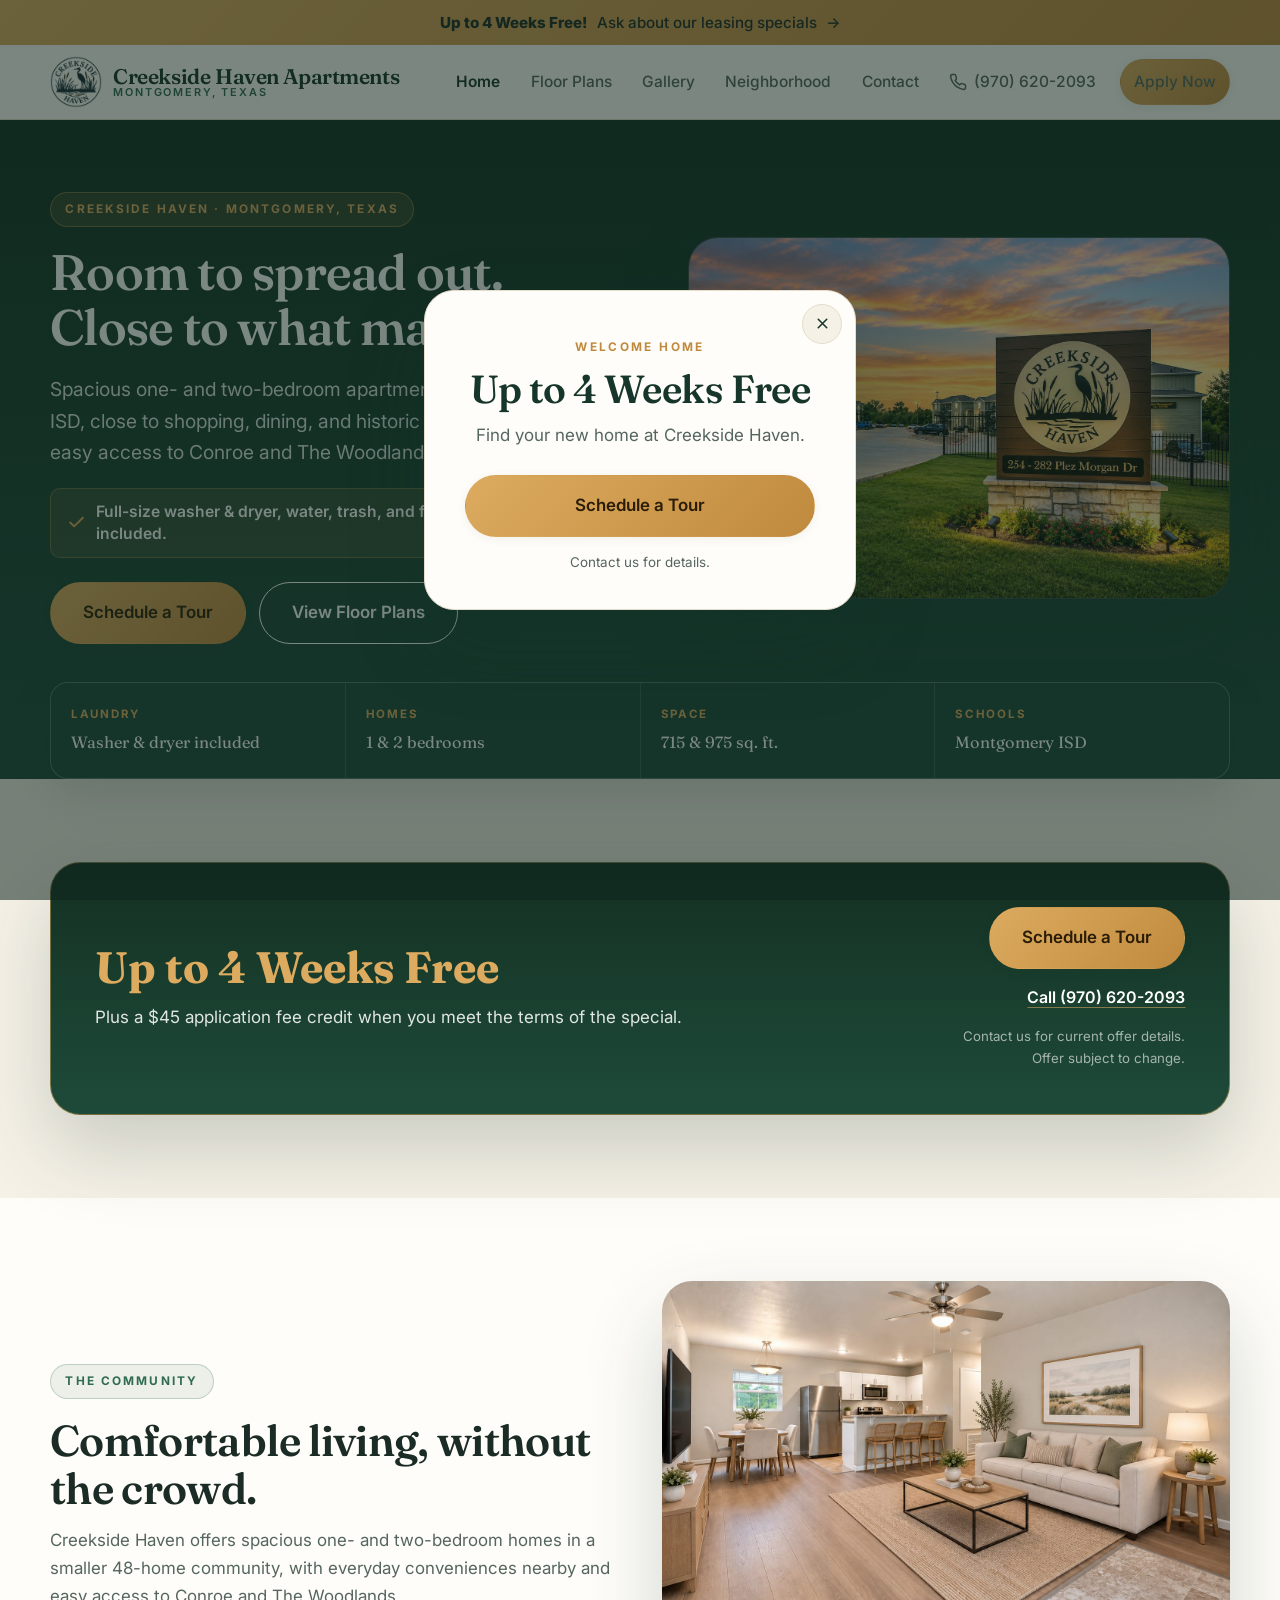
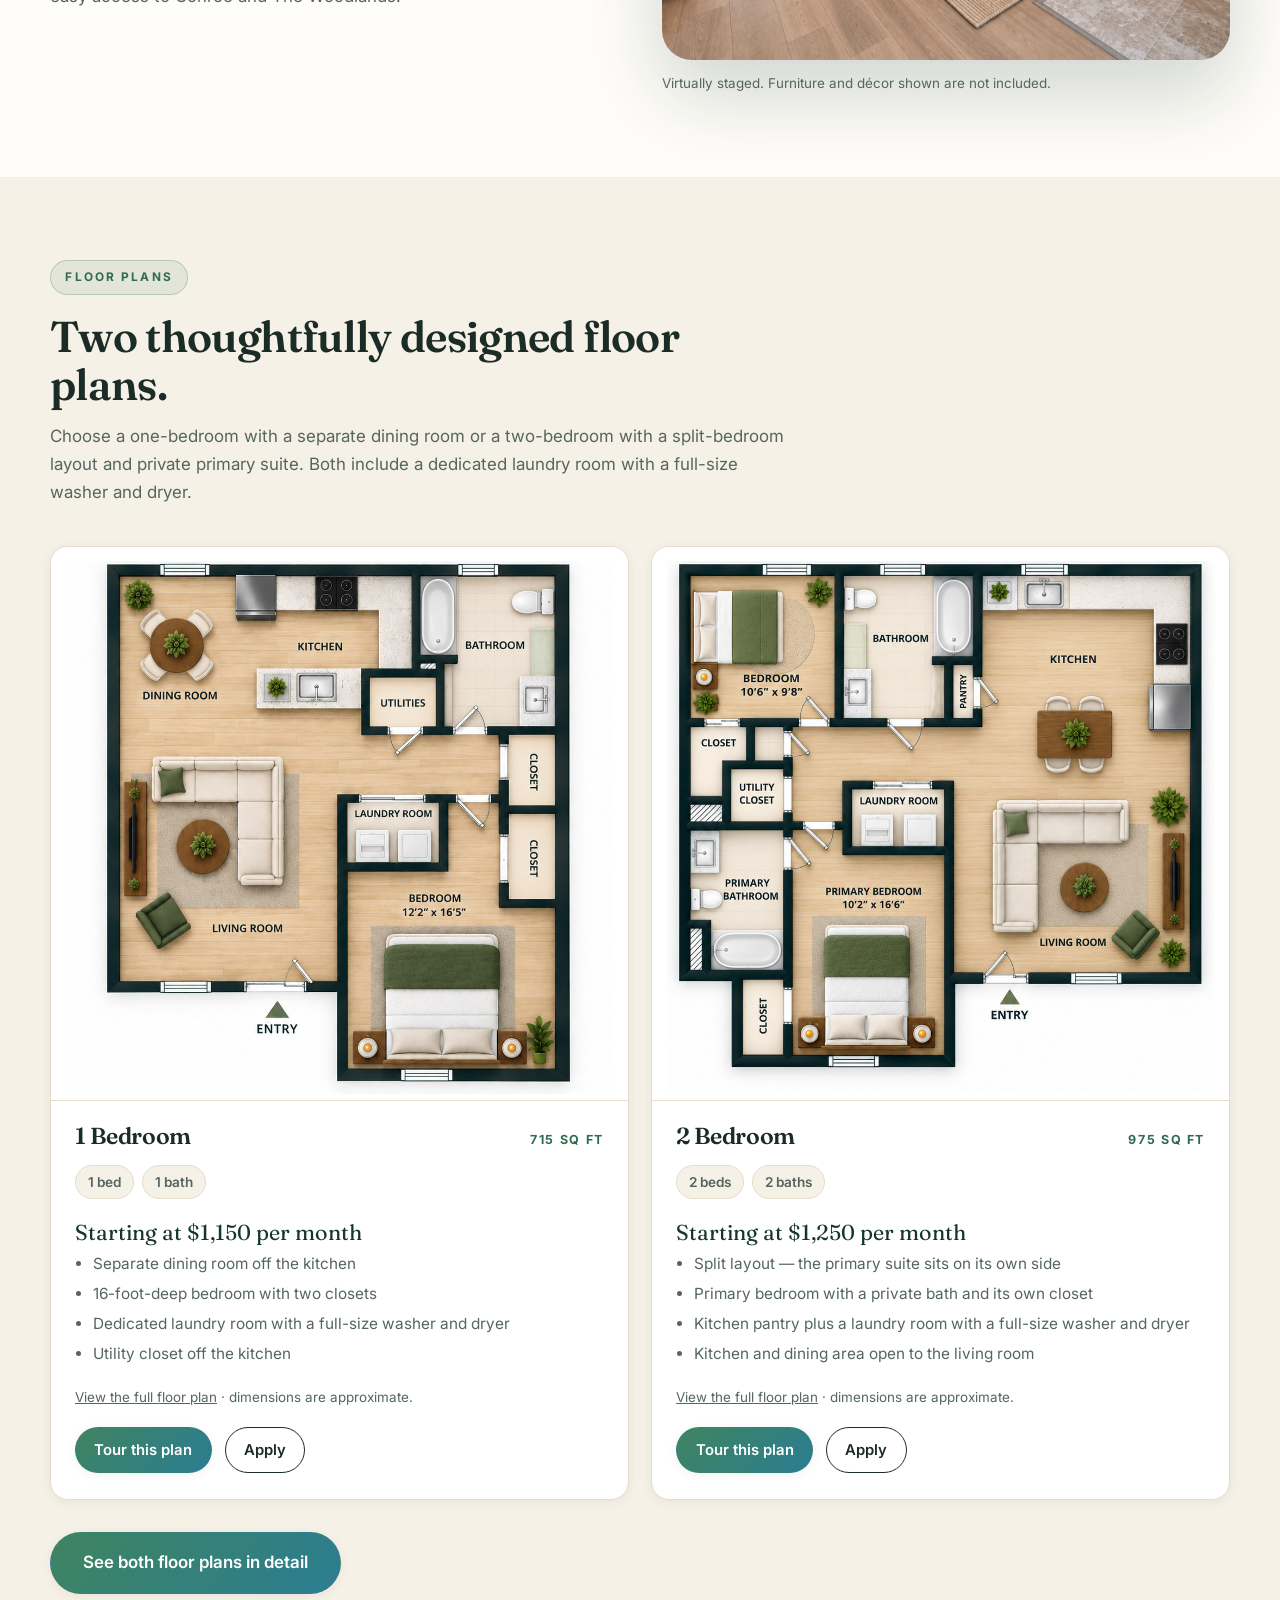
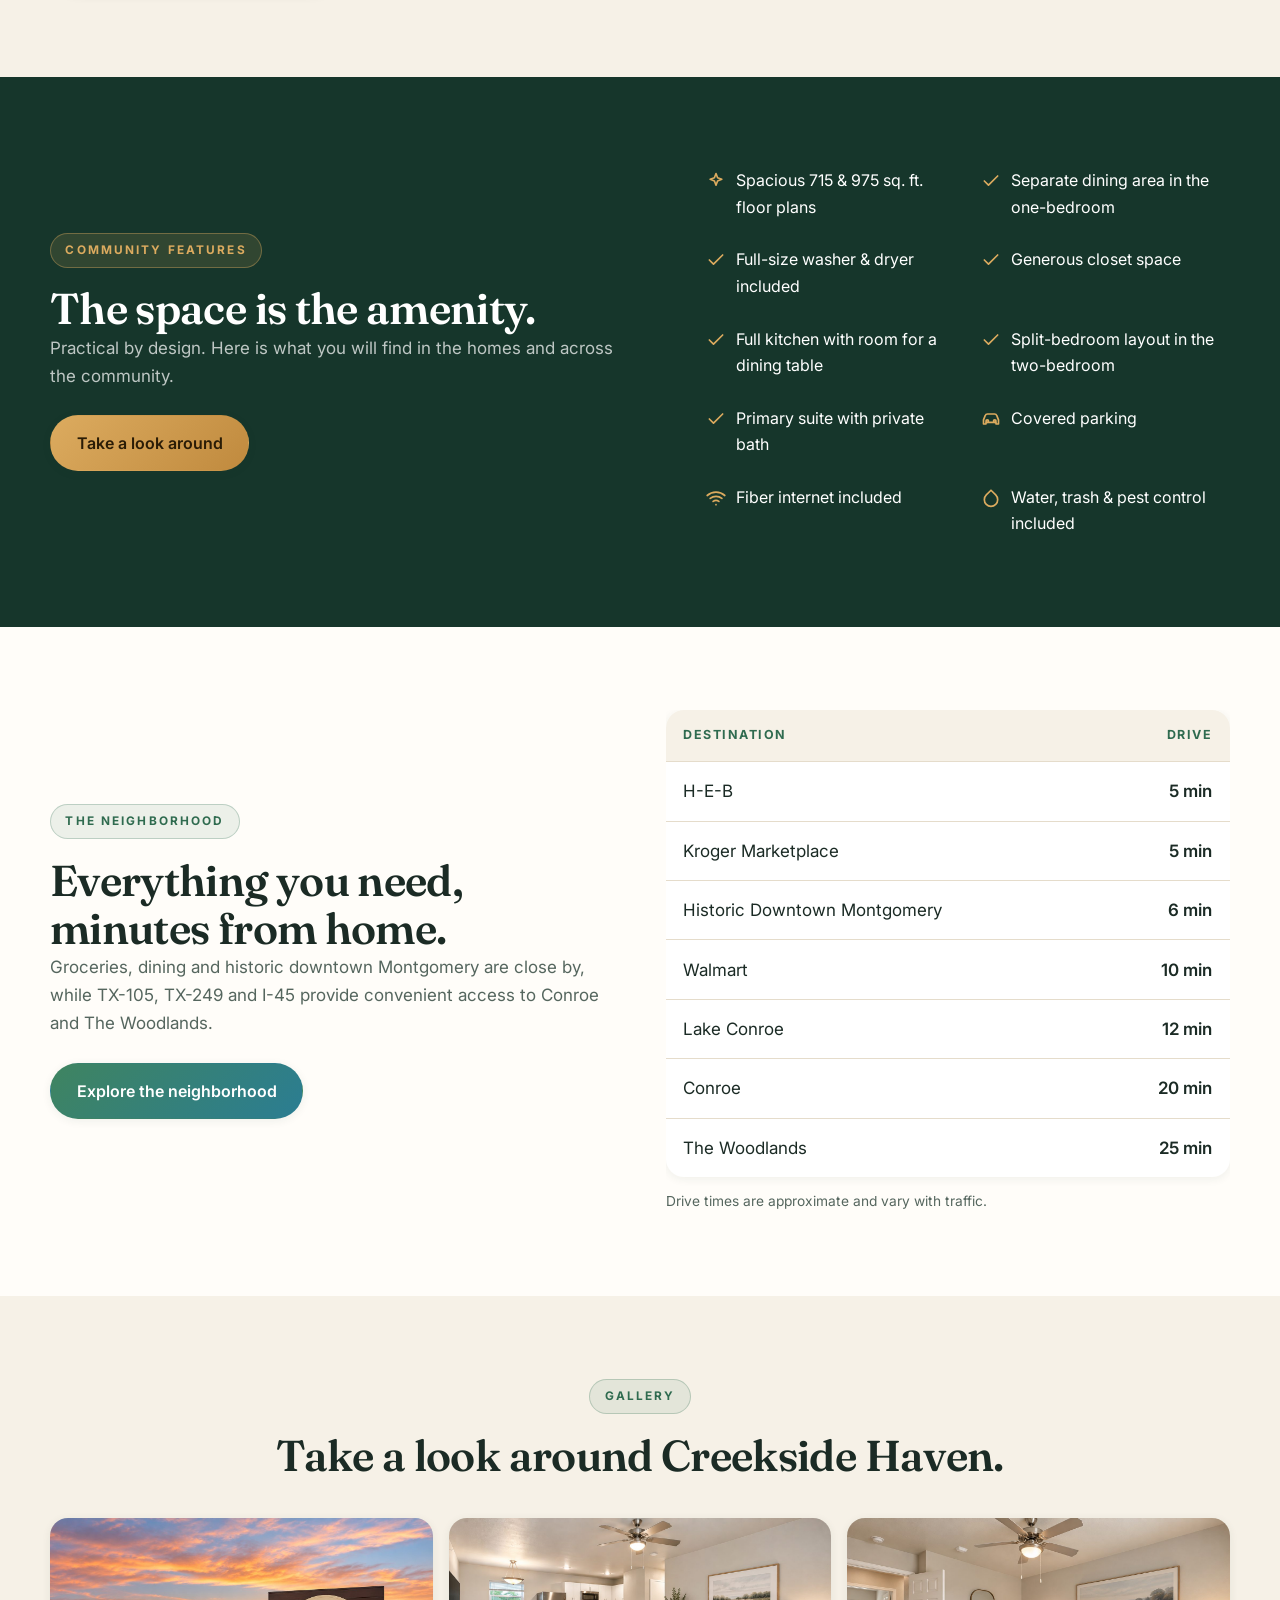
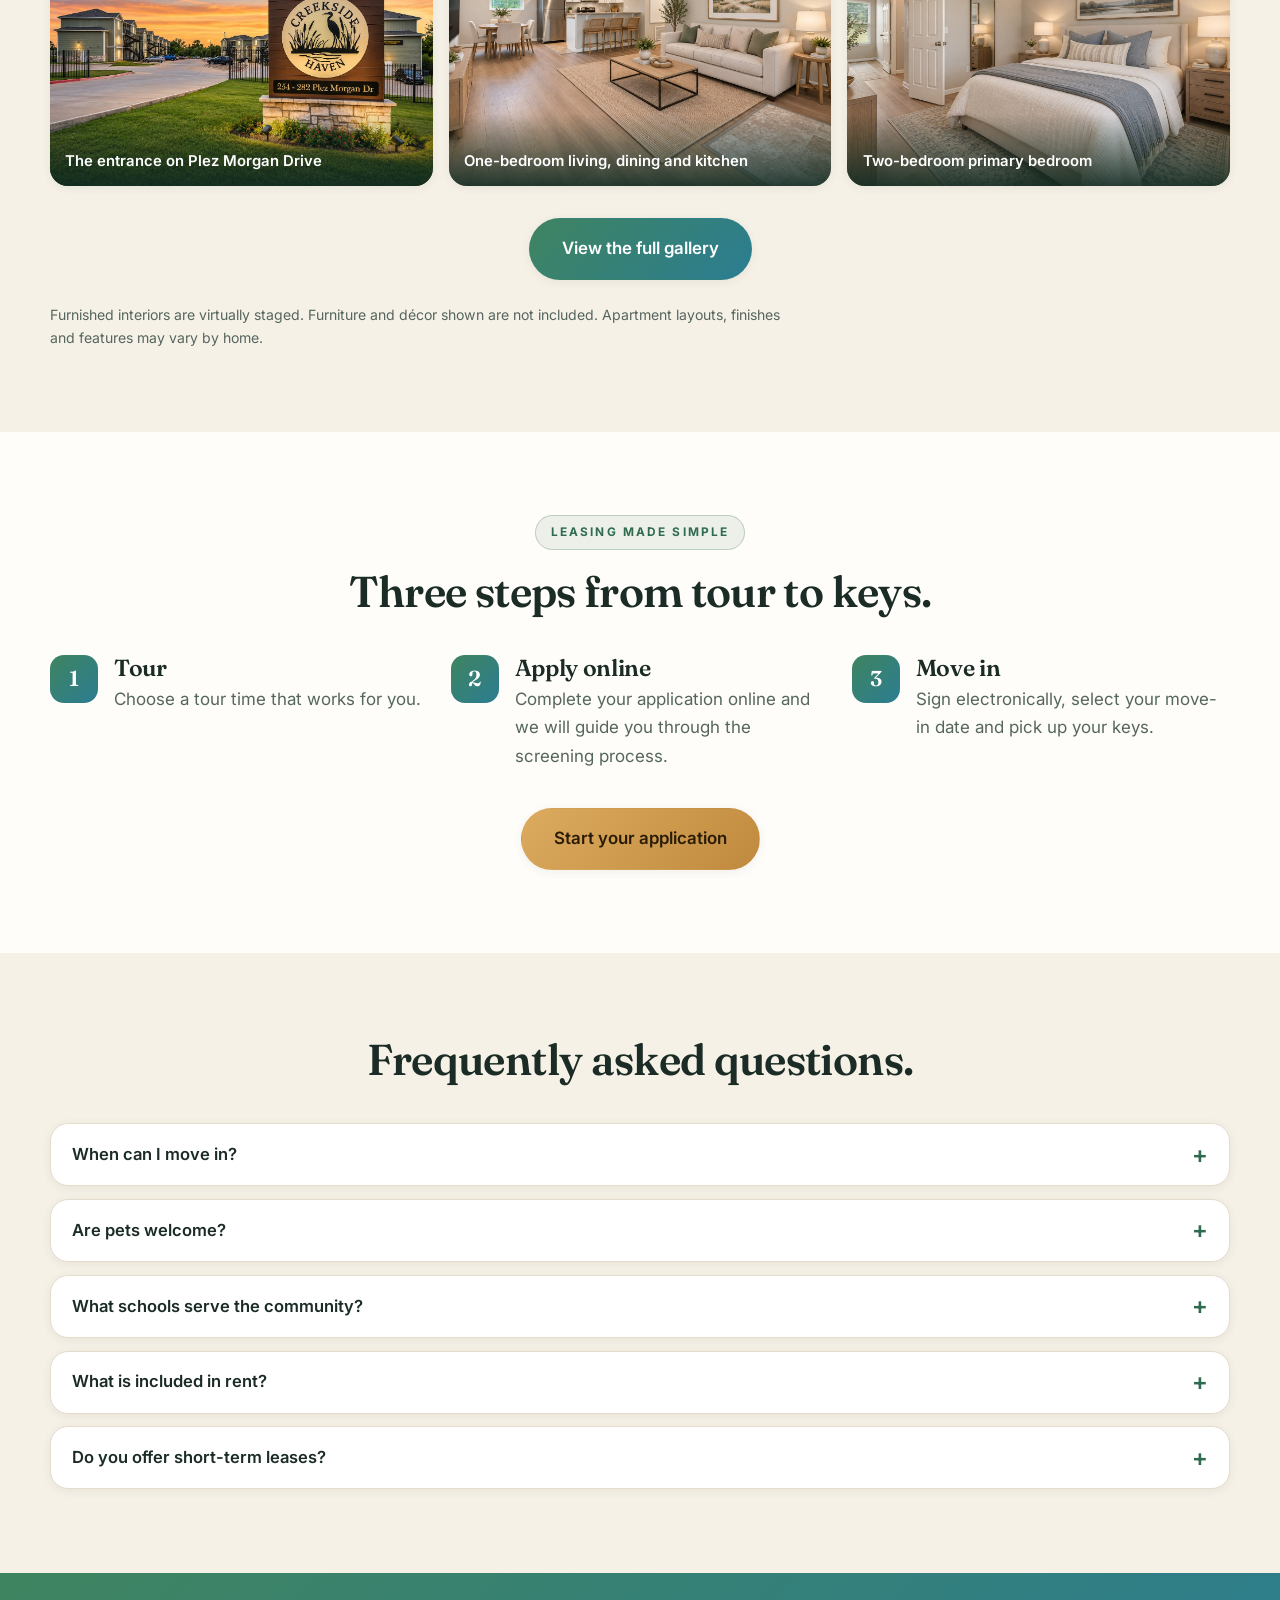
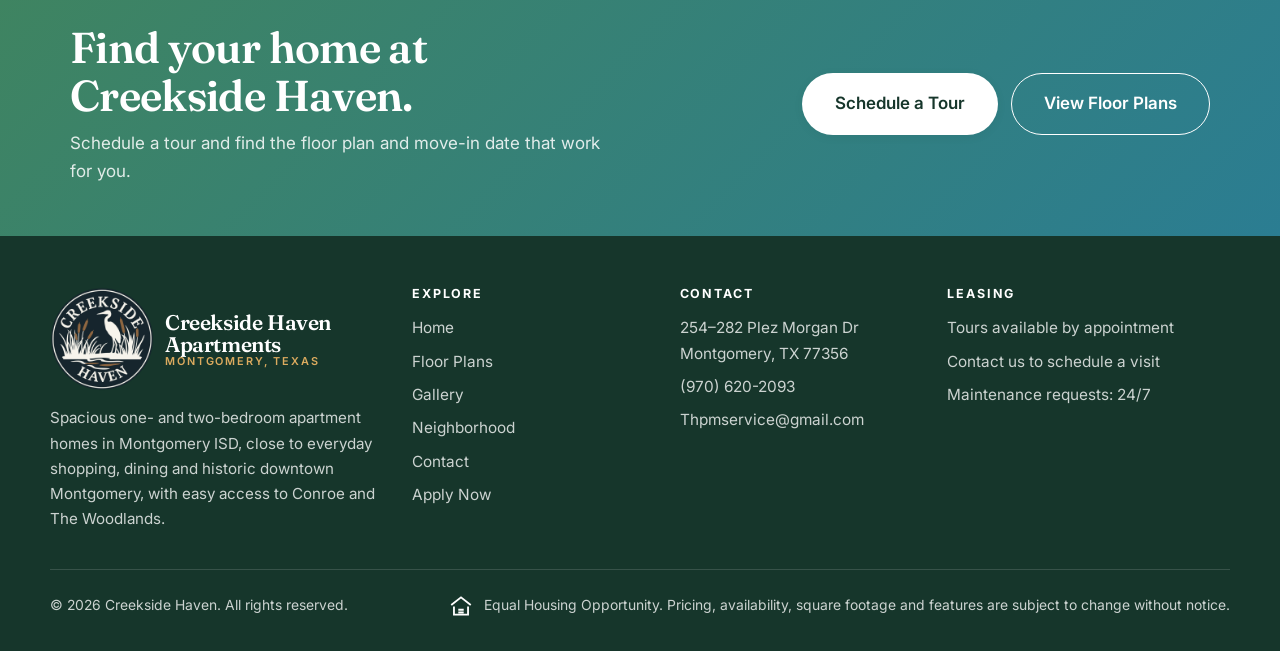
<file: index.html>
<!DOCTYPE html>
<html lang="en">
<head>
  <meta charset="UTF-8" />
  <meta name="viewport" content="width=device-width, initial-scale=1.0" />
  <title>Creekside Haven | 1 &amp; 2 Bedroom Apartments in Montgomery, TX</title>
  <meta name="description" content="Spacious one- and two-bedroom apartment homes in Montgomery ISD, conveniently located near H-E-B, historic downtown Montgomery, Conroe and The Woodlands." />
  <meta name="theme-color" content="#16362b" />
  <link rel="canonical" href="https://creeksidehavenapts.com/" />
  <link rel="icon" href="assets/favicon.svg" type="image/svg+xml" />
  <link rel="apple-touch-icon" href="assets/apple-touch-icon.png" />
  <meta property="og:site_name" content="Creekside Haven" />
  <meta property="og:title" content="Creekside Haven | 1 &amp; 2 Bedroom Apartments in Montgomery, TX" />
  <meta property="og:description" content="Spacious one- and two-bedroom apartment homes in Montgomery ISD, conveniently located near H-E-B, historic downtown Montgomery, Conroe and The Woodlands." />
  <meta property="og:type" content="website" />
  <meta property="og:image" content="https://creeksidehavenapts.com/assets/share-og.jpg" />
  <meta property="og:image:width" content="1200" />
  <meta property="og:image:height" content="630" />
  <meta property="og:image:alt" content="The Creekside Haven entrance sign at sunset, with the community behind it" />
  <meta name="twitter:card" content="summary_large_image" />
  <meta property="og:url" content="https://creeksidehavenapts.com/" />
  <link rel="preconnect" href="https://fonts.googleapis.com" />
  <link rel="preconnect" href="https://fonts.gstatic.com" crossorigin />
  <link href="https://fonts.googleapis.com/css2?family=Fraunces:opsz,wght@9..144,500;9..144,600;9..144,700&family=Inter:wght@400;500;600;700&display=swap" rel="stylesheet" />
  <link rel="stylesheet" href="css/site.css" />
  <script type="application/ld+json">
  {
    "@context": "https://schema.org",
    "@type": "ApartmentComplex",
    "@id": "https://creeksidehavenapts.com/#apartmentcomplex",
    "name": "Creekside Haven Apartments",
    "alternateName": "Creekside Haven",
    "description": "Spacious one- and two-bedroom apartment homes in Montgomery, TX, zoned to Montgomery ISD. A 48-home community with a full-size washer and dryer in every home, close to H-E-B, historic downtown Montgomery, Lake Conroe, Conroe and The Woodlands.",
    "url": "https://creeksidehavenapts.com/",
    "image": [
      "https://creeksidehavenapts.com/assets/home-hero.jpg",
      "https://creeksidehavenapts.com/assets/community-aerial.jpg",
      "https://creeksidehavenapts.com/assets/interior-furnished.jpg"
    ],
    "logo": "https://creeksidehavenapts.com/assets/logo.png",
    "telephone": "+1-970-620-2093",
    "email": "Thpmservice@gmail.com",
    "address": {
      "@type": "PostalAddress",
      "streetAddress": "254–282 Plez Morgan Dr",
      "addressLocality": "Montgomery",
      "addressRegion": "TX",
      "postalCode": "77356",
      "addressCountry": "US"
    },
    "geo": {
      "@type": "GeoCoordinates",
      "latitude": 30.402911,
      "longitude": -95.692062
    },
    "numberOfAccommodationUnits": 48,
    "amenityFeature": [
      { "@type": "LocationFeatureSpecification", "name": "Full-size washer and dryer in every home", "value": true },
      { "@type": "LocationFeatureSpecification", "name": "Dedicated laundry room", "value": true },
      { "@type": "LocationFeatureSpecification", "name": "Covered parking", "value": true },
      { "@type": "LocationFeatureSpecification", "name": "Generous closet space", "value": true },
      { "@type": "LocationFeatureSpecification", "name": "Fiber internet included", "value": true },
      { "@type": "LocationFeatureSpecification", "name": "Water, trash and pest control included", "value": true },
      { "@type": "LocationFeatureSpecification", "name": "Perimeter fencing", "value": true },
      { "@type": "LocationFeatureSpecification", "name": "24/7 maintenance requests", "value": true }
    ],
    "accommodationFloorPlan": [
      {
        "@type": "FloorPlan",
        "name": "1 Bedroom",
        "url": "https://creeksidehavenapts.com/floor-plans.html",
        "numberOfBedrooms": 1,
        "numberOfFullBathrooms": 1,
        "floorSize": { "@type": "QuantitativeValue", "value": 715, "unitCode": "FTK" },
        "layoutImage": "https://creeksidehavenapts.com/assets/floorplan-1-bedroom.jpg"
      },
      {
        "@type": "FloorPlan",
        "name": "2 Bedroom",
        "url": "https://creeksidehavenapts.com/floor-plans.html",
        "numberOfBedrooms": 2,
        "numberOfFullBathrooms": 2,
        "floorSize": { "@type": "QuantitativeValue", "value": 975, "unitCode": "FTK" },
        "layoutImage": "https://creeksidehavenapts.com/assets/floorplan-2-bedroom.jpg"
      }
    ]
  }
  </script>
  <!-- Google Analytics (GA4). Loaded async so it never blocks the page. -->
  <script async src="https://www.googletagmanager.com/gtag/js?id=G-PY15QV11W2"></script>
  <script>
    window.dataLayer = window.dataLayer || [];
    function gtag(){dataLayer.push(arguments);}
    gtag('js', new Date());
    gtag('config', 'G-PY15QV11W2');
  </script>
</head>
<body>
  <a class="skip-link" href="#main">Skip to content</a>
  <a class="promo-bar" href="contact.html">
    <strong>Up to 4 Weeks Free!</strong>
    <span>Ask about our leasing specials</span>
    <span class="promo-bar__go" aria-hidden="true">&rarr;</span>
  </a>
  <header class="site-header" id="top">
    <div class="container nav-bar">
      <a class="brand" href="/" aria-label="Creekside Haven home">
        <img class="brand-mark" src="assets/logo.png" width="52" height="52" alt="Creekside Haven" />
        <span class="brand-text">
          <span class="brand-name">Creekside Haven Apartments</span>
          <span class="brand-sub">Montgomery, Texas</span>
        </span>
      </a>
      <button class="nav-toggle" aria-label="Toggle menu" aria-expanded="false" aria-controls="nav"><span></span></button>
      <nav class="nav" id="nav" aria-label="Main">
        <a href="/" class="active">Home</a>
        <a href="floor-plans.html">Floor Plans</a>
        <a href="gallery.html">Gallery</a>
        <a href="neighborhood.html">Neighborhood</a>
        <a href="contact.html">Contact</a>
        <a class="nav-phone" href="tel:+19706202093"><svg class="ico" viewBox="0 0 24 24" fill="none" stroke="currentColor" stroke-width="2" stroke-linecap="round" stroke-linejoin="round" aria-hidden="true"><path d="M22 16.9v3a2 2 0 0 1-2.2 2 19.8 19.8 0 0 1-8.6-3.1 19.5 19.5 0 0 1-6-6A19.8 19.8 0 0 1 2.1 4.2 2 2 0 0 1 4.1 2h3a2 2 0 0 1 2 1.7c.1 1 .4 2 .7 2.9a2 2 0 0 1-.5 2.1L8.1 9.9a16 16 0 0 0 6 6l1.2-1.2a2 2 0 0 1 2.1-.5c.9.3 1.9.6 2.9.7a2 2 0 0 1 1.7 2z"/></svg>(970) 620-2093</a>
        <a class="btn btn-primary btn-sm" href="apply.html">Apply Now</a>
      </nav>
    </div>
  </header>
  <main id="main">
    <section class="hero">
      <div class="container hero-inner">
        <div>
          <span class="eyebrow">Creekside Haven &middot; Montgomery, Texas</span>
          <h1>Room to spread out. <br />Close to what matters.</h1>
          <p class="lede">Spacious one- and two-bedroom apartments in Montgomery ISD, close to
            shopping, dining, and historic downtown&mdash;with easy access to Conroe and The
            Woodlands.</p>
          <p class="hero-includes"><svg viewBox="0 0 24 24" fill="none" stroke="currentColor" stroke-width="2.3" stroke-linecap="round" stroke-linejoin="round" aria-hidden="true"><path d="M20 6 9 17l-5-5"/></svg><span>Full-size washer &amp; dryer, water, trash, and
            fiber internet included.</span></p>
          <div class="btn-row">
            <a class="btn btn-primary btn-lg" href="contact.html">Schedule a Tour</a>
            <a class="btn btn-ghost btn-lg" href="floor-plans.html">View Floor Plans</a>
          </div>
        </div>
        <div class="hero-art"><img class="hero-photo" src="assets/home-hero.jpg" width="1400" height="933" loading="eager" decoding="async" alt="The Creekside Haven entrance sign at sunset, lit from below, with the drive and the community's two-storey buildings behind it" /></div>
      </div>
    </section>

    <section class="facts">
      <div class="container">
        <dl class="facts-grid">
          <div class="fact"><dt>Laundry</dt><dd>Washer &amp; dryer included</dd></div>
          <div class="fact"><dt>Homes</dt><dd>1 &amp; 2 bedrooms</dd></div>
          <div class="fact"><dt>Space</dt><dd>715 &amp; 975 sq. ft.</dd></div>
          <div class="fact"><dt>Schools</dt><dd>Montgomery ISD</dd></div>
        </dl>
      </div>
    </section>

    <!-- Move-in special. The concession is the strongest hook the page has, so it
         runs above the pitch rather than under it. Temporary: delete with the
         .promo-bar when the offer ends. -->
    <section class="section specials" id="specials">
      <div class="container">
        <div class="special-card">
          <div class="special-body">
            <p class="special-headline">Up to 4 Weeks Free</p>
            <p class="special-note">Plus a $45 application fee credit when you meet the terms of
              the special.</p>
          </div>
          <div class="special-actions">
            <a class="btn btn-primary btn-lg" href="contact.html">Schedule a Tour</a>
            <a class="special-call" href="tel:+19706202093">Call (970)&nbsp;620-2093</a>
            <p class="special-terms">Contact us for current offer details.<br />Offer subject to
              change.</p>
          </div>
        </div>
      </div>
    </section>

    <!-- The community in one paragraph and one photograph, directly under the
         offer. This block used to head a longer "Why Creekside Haven" section
         whose three cards restated the floor plans, the amenity list and the
         neighbourhood section below them; the cards are gone, the intro stays. -->
    <section class="section community-intro">
      <div class="container">
        <div class="intro-split">
          <div class="section-head">
            <span class="eyebrow dark">The community</span>
            <h2>Comfortable living, without the crowd.</h2>
            <p>Creekside Haven offers spacious one- and two-bedroom homes in a smaller 48-home
               community, with everyday conveniences nearby and easy access to Conroe and The
               Woodlands.</p>
          </div>
          <figure class="intro-figure">
            <img src="assets/interior-furnished.jpg" width="1500" height="1000" loading="lazy"
                 decoding="async" alt="A one-bedroom living room looking toward the dining area and kitchen: wood-look flooring, a pale sofa and rug, a ceiling fan, and a breakfast bar with stools under pendant light" />
            <figcaption class="muted">Virtually staged. Furniture and d&eacute;cor shown are not
              included.</figcaption>
          </figure>
        </div>
      </div>
    </section>

    <section class="section sand">
      <div class="container">
        <div class="section-head">
          <span class="eyebrow dark">Floor plans</span>
          <h2>Two thoughtfully designed floor plans.</h2>
          <p>Choose a one-bedroom with a separate dining room or a two-bedroom
             with a split-bedroom layout and private primary suite. Both include a dedicated
             laundry room with a full-size washer and dryer.</p>
        </div>
        <div class="grid grid-2">
        <article class="plan-card reveal" data-cat="one" id="one-bedroom">
          <div class="plan-figure">
            <img src="assets/floorplan-1-bedroom.jpg" width="1008" height="980" loading="lazy"
                 decoding="async" alt="One bedroom floor plan, 715 square feet: the entry opens into a living room, with a separate dining room and the kitchen along the top, a 12&apos;2&quot; by 16&apos;5&quot; bedroom with two closets, a full bath, a laundry room and a utility closet." />
          </div>
          <div class="plan-body">
            <div class="plan-name"><h3>1 Bedroom</h3><span class="plan-type">715 sq ft</span></div>
            <div class="plan-specs"><span class="tag">1 bed</span><span class="tag">1 bath</span></div>
            <p class="plan-price">Starting at $1,150 per month</p>
            <ul><li>Separate dining room off the kitchen</li><li>16-foot-deep bedroom with two closets</li><li>Dedicated laundry room with a full-size washer and dryer</li><li>Utility closet off the kitchen</li></ul>
            <p class="plan-note"><a href="assets/floorplan-1-bedroom-sheet.jpg" target="_blank"
              rel="noopener">View the full floor plan</a> &middot; dimensions are approximate.</p>
            <div class="btn-row">
              <a class="btn btn-moss btn-sm" href="contact.html?plan=one-bedroom">Tour this plan</a>
              <a class="btn btn-ghost btn-sm" href="apply.html">Apply</a>
            </div>
          </div>
        </article>
        <article class="plan-card reveal" data-cat="two" id="two-bedroom">
          <div class="plan-figure">
            <img src="assets/floorplan-2-bedroom.jpg" width="1008" height="980" loading="lazy"
                 decoding="async" alt="Two bedroom, two bath floor plan, 975 square feet: the entry opens into a living room with the kitchen and dining area alongside it, a 10&apos;2&quot; by 16&apos;6&quot; primary bedroom with its own bath and closet on one side, a 10&apos;6&quot; by 9&apos;8&quot; second bedroom and full bath on the other, plus a pantry, laundry room and utility closet." />
          </div>
          <div class="plan-body">
            <div class="plan-name"><h3>2 Bedroom</h3><span class="plan-type">975 sq ft</span></div>
            <div class="plan-specs"><span class="tag">2 beds</span><span class="tag">2 baths</span></div>
            <p class="plan-price">Starting at $1,250 per month</p>
            <ul><li>Split layout &mdash; the primary suite sits on its own side</li><li>Primary bedroom with a private bath and its own closet</li><li>Kitchen pantry plus a laundry room with a full-size washer and dryer</li><li>Kitchen and dining area open to the living room</li></ul>
            <p class="plan-note"><a href="assets/floorplan-2-bedroom-sheet.jpg" target="_blank"
              rel="noopener">View the full floor plan</a> &middot; dimensions are approximate.</p>
            <div class="btn-row">
              <a class="btn btn-moss btn-sm" href="contact.html?plan=two-bedroom">Tour this plan</a>
              <a class="btn btn-ghost btn-sm" href="apply.html">Apply</a>
            </div>
          </div>
        </article>
        </div>
        <div class="btn-row" style="margin-top:2rem">
          <a class="btn btn-moss btn-lg" href="floor-plans.html">See both floor plans in detail</a>
        </div>
      </div>
    </section>

    <section class="section forest">
      <div class="container">
        <div class="split">
          <div>
            <span class="eyebrow">Community features</span>
            <h2>The space is the amenity.</h2>
            <p class="muted">Practical by design. Here is what you will find in the homes and
              across the community.</p>
            <div class="btn-row" style="margin-top:1.6rem">
              <a class="btn btn-primary" href="gallery.html">Take a look around</a>
            </div>
          </div>
          <ul class="amenity-list" style="grid-template-columns:1fr 1fr">
          <li><svg class="" viewBox="0 0 24 24" fill="none" stroke="currentColor" stroke-width="2" stroke-linecap="round" stroke-linejoin="round" aria-hidden="true"><path d="M12 3l1.9 5.1L19 10l-5.1 1.9L12 17l-1.9-5.1L5 10l5.1-1.9z"/></svg><span>Spacious 715 &amp; 975 sq. ft. floor plans</span></li>
          <li><svg class="" viewBox="0 0 24 24" fill="none" stroke="currentColor" stroke-width="2" stroke-linecap="round" stroke-linejoin="round" aria-hidden="true"><path d="M20 6 9 17l-5-5"/></svg><span>Separate dining area in the one-bedroom</span></li>
          <li><svg class="" viewBox="0 0 24 24" fill="none" stroke="currentColor" stroke-width="2" stroke-linecap="round" stroke-linejoin="round" aria-hidden="true"><path d="M20 6 9 17l-5-5"/></svg><span>Full-size washer &amp; dryer included</span></li>
          <li><svg class="" viewBox="0 0 24 24" fill="none" stroke="currentColor" stroke-width="2" stroke-linecap="round" stroke-linejoin="round" aria-hidden="true"><path d="M20 6 9 17l-5-5"/></svg><span>Generous closet space</span></li>
          <li><svg class="" viewBox="0 0 24 24" fill="none" stroke="currentColor" stroke-width="2" stroke-linecap="round" stroke-linejoin="round" aria-hidden="true"><path d="M20 6 9 17l-5-5"/></svg><span>Full kitchen with room for a dining table</span></li>
          <li><svg class="" viewBox="0 0 24 24" fill="none" stroke="currentColor" stroke-width="2" stroke-linecap="round" stroke-linejoin="round" aria-hidden="true"><path d="M20 6 9 17l-5-5"/></svg><span>Split-bedroom layout in the two-bedroom</span></li>
          <li><svg class="" viewBox="0 0 24 24" fill="none" stroke="currentColor" stroke-width="2" stroke-linecap="round" stroke-linejoin="round" aria-hidden="true"><path d="M20 6 9 17l-5-5"/></svg><span>Primary suite with private bath</span></li>
          <li><svg class="" viewBox="0 0 24 24" fill="none" stroke="currentColor" stroke-width="2" stroke-linecap="round" stroke-linejoin="round" aria-hidden="true"><path d="M3 13l2-5a3 3 0 0 1 2.8-2h8.4A3 3 0 0 1 19 8l2 5v5h-3v-2H6v2H3z"/><circle cx="7.5" cy="14.5" r="1.5"/><circle cx="16.5" cy="14.5" r="1.5"/></svg><span>Covered parking</span></li>
          <li><svg class="" viewBox="0 0 24 24" fill="none" stroke="currentColor" stroke-width="2" stroke-linecap="round" stroke-linejoin="round" aria-hidden="true"><path d="M5 12.55a11 11 0 0 1 14.08 0"/><path d="M1.42 9a16 16 0 0 1 21.16 0"/><path d="M8.53 16.11a6 6 0 0 1 6.95 0"/><path d="M12 20h.01"/></svg><span>Fiber internet included</span></li>
          <li><svg class="" viewBox="0 0 24 24" fill="none" stroke="currentColor" stroke-width="2" stroke-linecap="round" stroke-linejoin="round" aria-hidden="true"><path d="M12 2.69l5.66 5.66a8 8 0 1 1-11.31 0z"/></svg><span>Water, trash &amp; pest control included</span></li>
          </ul>
        </div>
      </div>
    </section>

    <section class="section">
      <div class="container split">
        <div>
          <span class="eyebrow dark">The neighborhood</span>
          <h2>Everything you need, minutes from home.</h2>
          <p class="muted">Groceries, dining and historic downtown Montgomery are close by,
            while TX-105, TX-249 and I-45 provide convenient access to Conroe and The
            Woodlands.</p>
          <div class="btn-row" style="margin-top:1.6rem">
            <a class="btn btn-moss" href="neighborhood.html">Explore the neighborhood</a>
          </div>
        </div>
        <div class="table-scroll">
          <table class="drive-table">
            <thead><tr><th>Destination</th><th>Drive</th></tr></thead>
            <tbody>
            <tr><td>H-E-B</td><td>5 min</td></tr>
            <tr><td>Kroger Marketplace</td><td>5 min</td></tr>
            <tr><td>Historic Downtown Montgomery</td><td>6 min</td></tr>
            <tr><td>Walmart</td><td>10 min</td></tr>
            <tr><td>Lake Conroe</td><td>12 min</td></tr>
            <tr><td>Conroe</td><td>20 min</td></tr>
            <tr><td>The Woodlands</td><td>25 min</td></tr>
            </tbody>
          </table>
          <p class="muted" style="font-size:.86rem;margin-top:.8rem">Drive times are approximate
            and vary with traffic.</p>
        </div>
      </div>
    </section>

    <section class="section sand">
      <div class="container">
        <div class="section-head center">
          <span class="eyebrow dark">Gallery</span>
          <h2>Take a look around Creekside Haven.</h2>
        </div>
        <div class="gallery-grid">
          <button class="shot reveal" type="button"><img class="" src="assets/home-hero.jpg" width="1400" height="933" loading="lazy" decoding="async" alt="The Creekside Haven entrance sign at sunset, lit from below, with the drive and the community's two-storey buildings behind it" /><figcaption>The entrance on Plez Morgan Drive</figcaption></button>
          <button class="shot reveal" type="button"><img class="" src="assets/interior-furnished.jpg" width="1500" height="1000" loading="lazy" decoding="async" alt="A one-bedroom living room, virtually staged with a sofa, coffee table and rug, looking through to a dining area under a pendant light and an open kitchen with a breakfast bar and stainless appliances" /><figcaption>One-bedroom living, dining and kitchen</figcaption></button>
          <button class="shot reveal" type="button"><img class="" src="assets/interior-2br-primary.jpg" width="1500" height="1000" loading="lazy" decoding="async" alt="The two-bedroom primary bedroom, virtually staged with a queen bed, two nightstands and a dresser, under a ceiling fan, with the door open to the hall" /><figcaption>Two-bedroom primary bedroom</figcaption></button>
        </div>
        <div class="btn-row center" style="justify-content:center;margin-top:2rem">
          <a class="btn btn-moss btn-lg" href="gallery.html">View the full gallery</a>
        </div>
        <p class="muted gallery-note">Furnished interiors are virtually staged. Furniture and d&eacute;cor shown are not included. Apartment layouts, finishes and features may vary by home.</p>
      </div>
    </section>

    <section class="section">
      <div class="container">
        <div class="section-head center">
          <span class="eyebrow dark">Leasing made simple</span>
          <h2>Three steps from tour to keys.</h2>
        </div>
        <div class="grid grid-3">
          <div class="step reveal"><h3>Tour</h3><p>Choose a tour time that works for
            you.</p></div>
          <div class="step reveal"><h3>Apply online</h3><p>Complete your application online and
            we will guide you through the screening process.</p></div>
          <div class="step reveal"><h3>Move in</h3><p>Sign electronically, select your move-in
            date and pick up your keys.</p></div>
        </div>
        <div class="btn-row center" style="justify-content:center;margin-top:2.4rem">
          <a class="btn btn-primary btn-lg" href="apply.html">Start your application</a>
        </div>
      </div>
    </section>

    <section class="section sand">
      <div class="container">
        <div class="section-head center"><h2>Frequently asked questions.</h2></div>
      <div class="faq">
        <details><summary>When can I move in?</summary><p>We have homes available now, and we can schedule a move-in date further out if you are planning ahead. Send us a note and we will tell you exactly what is open.</p></details>
        <details><summary>Are pets welcome?</summary><p>Yes, we are pet friendly! Fees, weight limits and breed restrictions are set by management, so ask us for the current pet policy before you apply.</p></details>
        <details><summary>What schools serve the community?</summary><p>Creekside Haven is located in Montgomery ISD. Campus assignments are set by the district and can change &mdash; confirm your address with Montgomery ISD before you sign.</p></details>
        <details><summary>What is included in rent?</summary><p>Fiber internet, water, trash and pest control are all included in your rent. Electricity is the only utility you set up and pay for.</p></details>
        <details><summary>Do you offer short-term leases?</summary><p>Our shortest lease is 12 months. Terms run from 12 to 18 months, priced by term and availability.</p></details>
      </div>
      </div>
    </section>

    <section class="cta-band">
      <div class="container">
        <div>
          <h2>Find your home at Creekside Haven.</h2>
          <p>Schedule a tour and find the floor plan and move-in date that work for
            you.</p>
        </div>
        <div class="btn-row">
          <a class="btn btn-light btn-lg" href="contact.html">Schedule a Tour</a>
          <a class="btn btn-ghost btn-lg" href="floor-plans.html">View Floor Plans</a>
        </div>
      </div>
    </section>
  </main>

  <!-- Welcome offer. Homepage only, once per browser session.
       To change the wording, edit the three lines of copy below.
       To switch the pop-up off without removing it, add data-welcome-off to the
       <dialog>. To show a changed offer to people who already dismissed the old
       one, change data-welcome-key. data-welcome-delay is milliseconds.
       Closing works without JavaScript: the button submits a method="dialog"
       form. Escape and the backdrop are handled in js/site.js. -->
  <dialog class="welcome" id="welcome" aria-labelledby="welcome-title"
          data-welcome-key="ch-welcome-4-weeks-free" data-welcome-delay="1400">
    <!-- Focus starts on the card, not the close button: a screen reader then
         announces the dialog and its heading, and a mouse visitor is not met by
         a focus ring on the first thing they see. Tab still reaches Close, then
         the tour button. -->
    <div class="welcome-card" tabindex="-1" autofocus>
      <form method="dialog">
        <button type="submit" class="welcome-close" aria-label="Close this offer">
          <svg viewBox="0 0 24 24" fill="none" stroke="currentColor" stroke-width="2.2" stroke-linecap="round" aria-hidden="true"><path d="M18 6 6 18M6 6l12 12"/></svg>
        </button>
      </form>
      <span class="welcome-kicker">Welcome home</span>
      <h2 class="welcome-title" id="welcome-title">Up to 4 Weeks Free</h2>
      <p class="welcome-copy">Find your new home at Creekside Haven.</p>
      <a class="btn btn-primary btn-lg" href="contact.html">Schedule a Tour</a>
      <p class="welcome-note">Contact us for details.</p>
    </div>
  </dialog>

  <footer class="site-footer">
    <div class="container">
      <div class="footer-grid">
        <div class="footer-brand">
          <a class="brand" href="/" aria-label="Creekside Haven home">
            <img class="brand-seal" src="assets/logo-reverse.png" width="104" height="104" alt="Creekside Haven" />
            <span class="brand-text">
              <span class="brand-name">Creekside Haven Apartments</span>
              <span class="brand-sub">Montgomery, Texas</span>
            </span>
          </a>
          <p>Spacious one- and two-bedroom apartment homes in Montgomery ISD, close to everyday shopping, dining and historic downtown Montgomery, with easy access to Conroe and The Woodlands.</p>
        </div>
        <div>
          <h4>Explore</h4>
          <ul>
          <li><a href="/">Home</a></li>
          <li><a href="floor-plans.html">Floor Plans</a></li>
          <li><a href="gallery.html">Gallery</a></li>
          <li><a href="neighborhood.html">Neighborhood</a></li>
          <li><a href="contact.html">Contact</a></li>
            <li><a href="apply.html">Apply Now</a></li>
          </ul>
        </div>
        <div>
          <h4>Contact</h4>
          <ul>
            <li><a href="https://www.google.com/maps/search/?api=1&query=Creekside+Haven+Plez+Morgan+Dr+Montgomery+TX+77356" target="_blank" rel="noopener">254–282 Plez Morgan Dr<br />Montgomery, TX 77356</a></li>
            <li><a href="tel:+19706202093">(970) 620-2093</a></li>
            <li><a href="mailto:Thpmservice@gmail.com">Thpmservice@gmail.com</a></li>
          </ul>
        </div>
        <div>
          <h4>Leasing</h4>
          <ul>
            <li>Tours available by appointment</li>
            <li>Contact us to schedule a visit</li>
            <li>Maintenance requests: 24/7</li>
          </ul>
        </div>
      </div>
      <div class="footer-bottom">
        <span>&copy; <span data-year>2026</span> Creekside Haven. All rights reserved.</span>
        <span class="eho"><svg viewBox="0 0 24 24" role="img" aria-label="Equal Housing Opportunity" fill="none" stroke="currentColor" stroke-width="1.7"><path d="M3 11 12 4l9 7"/><path d="M5.5 12.5V20h13v-7.5"/><path d="M9.5 15.5h5M9.5 18h5"/></svg> <span>Equal Housing Opportunity. Pricing, availability,
          square footage and features are subject to change without notice.</span></span>
      </div>
    </div>
  </footer>

  <script src="js/site.js"></script>
</body>
</html>
</file>
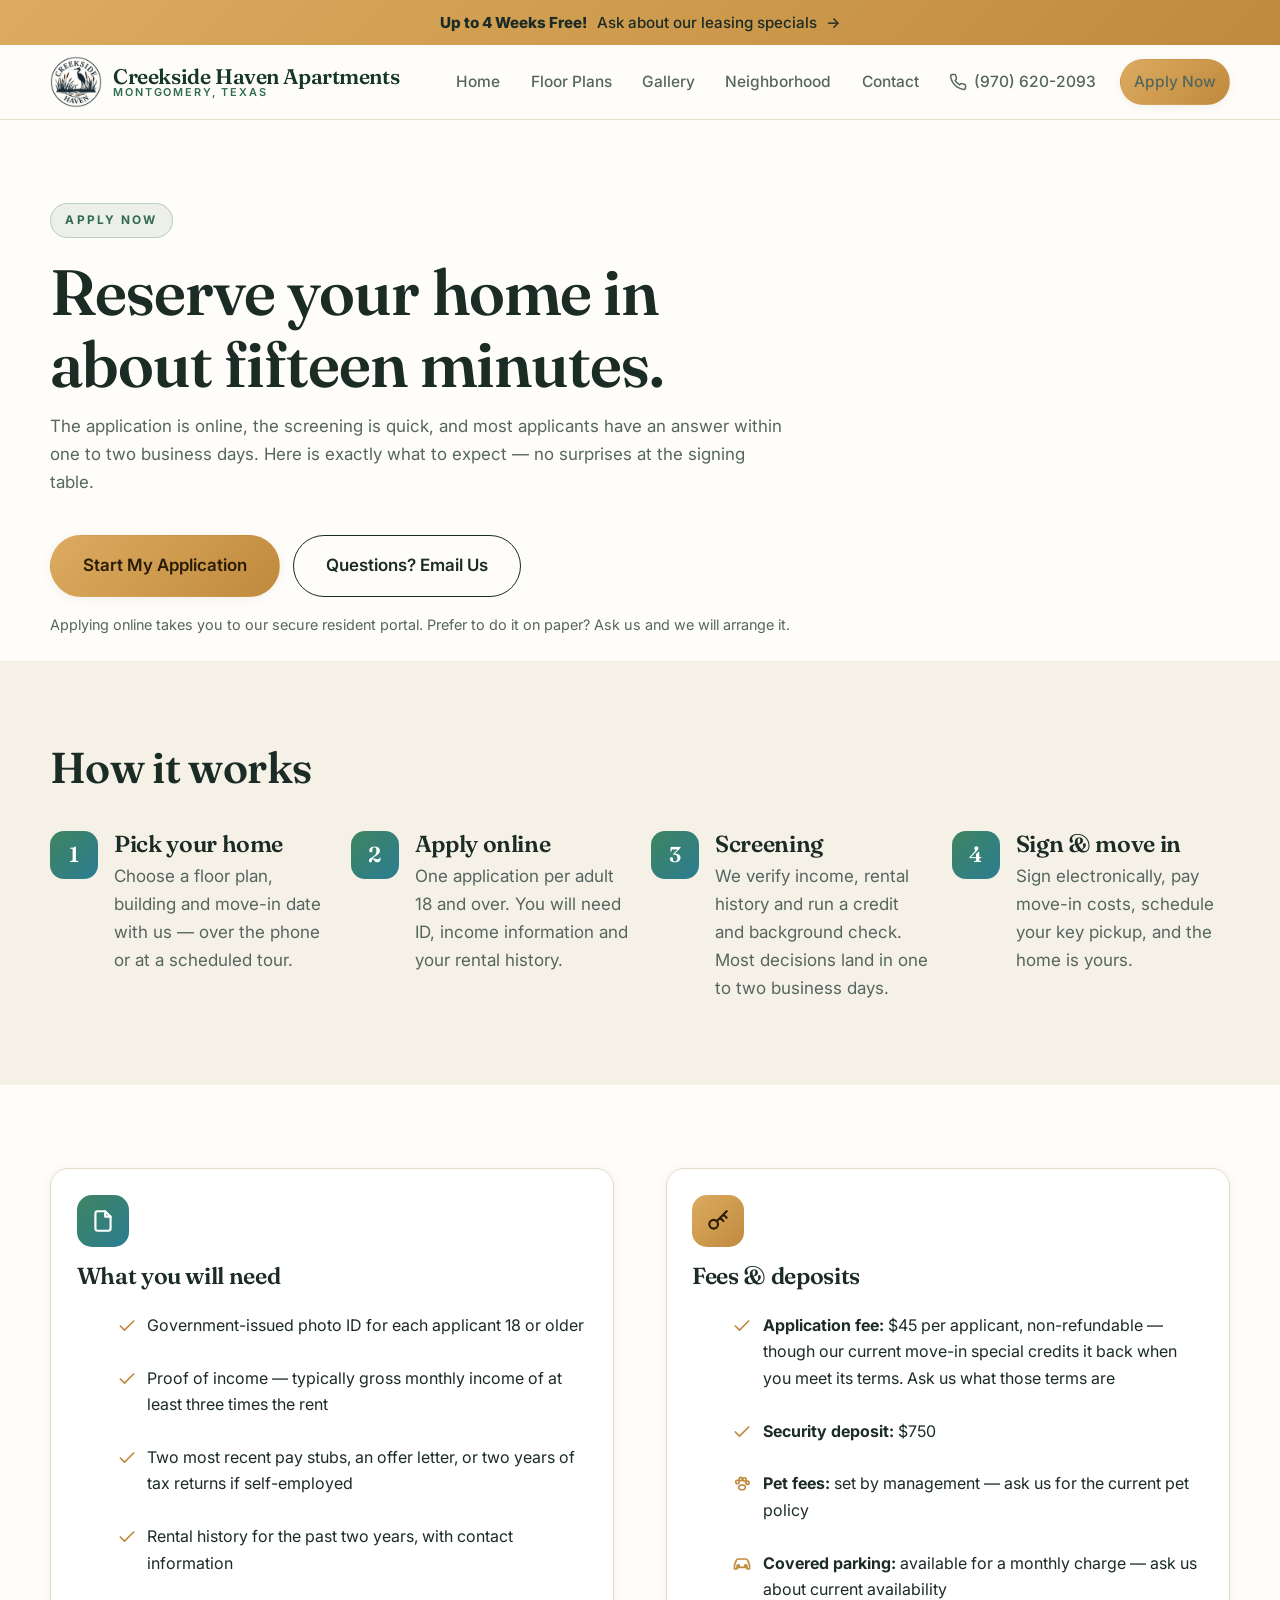
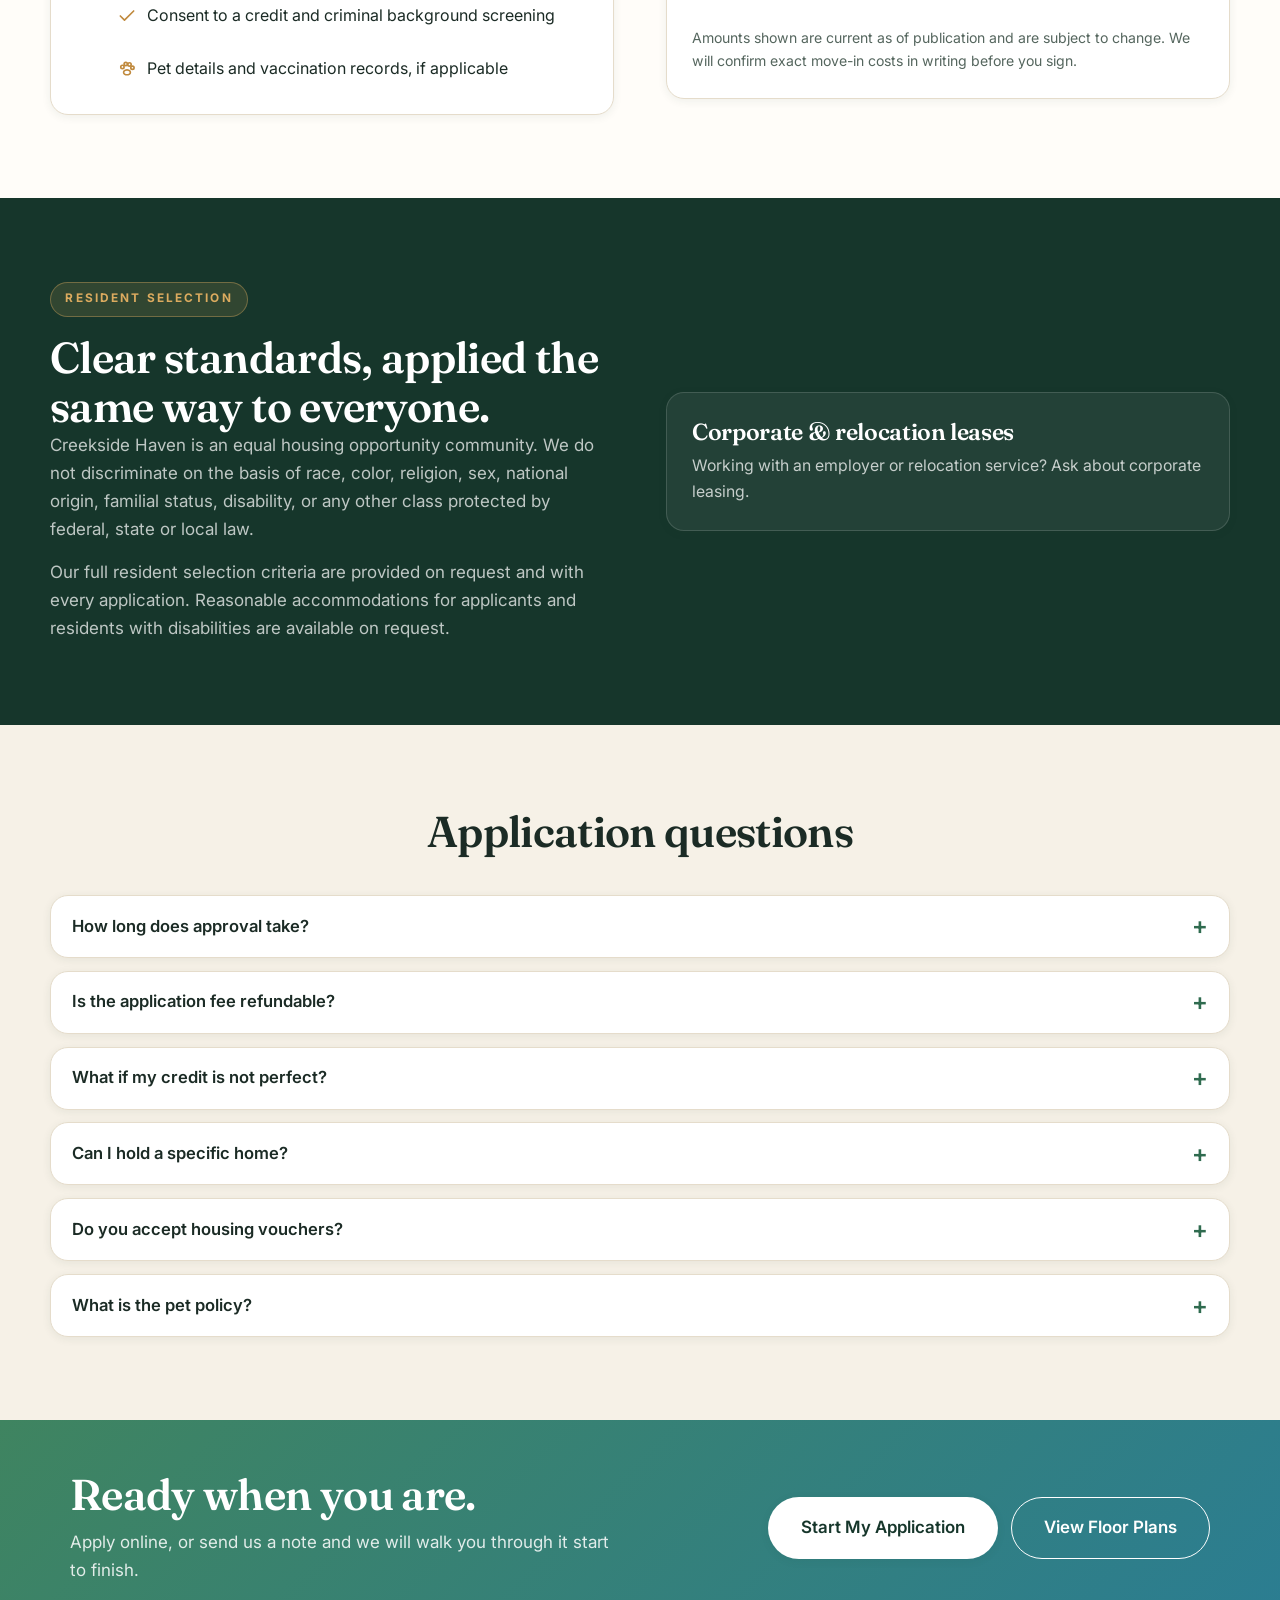
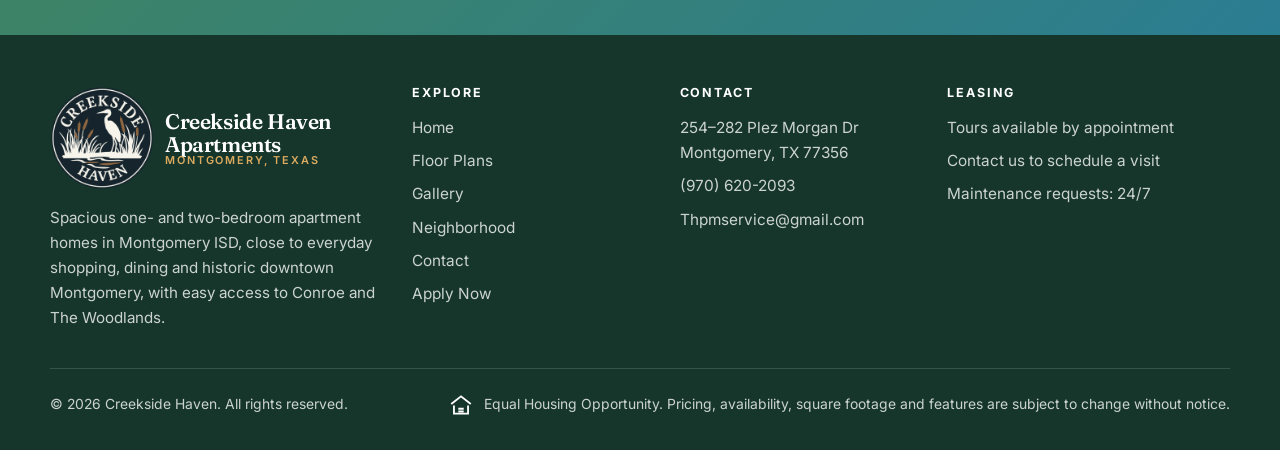
<file: apply.html>
<!DOCTYPE html>
<html lang="en">
<head>
  <meta charset="UTF-8" />
  <meta name="viewport" content="width=device-width, initial-scale=1.0" />
  <title>Apply Now | Creekside Haven Apartments &mdash; Montgomery, TX</title>
  <meta name="description" content="Apply online for a new apartment home at Creekside Haven in Montgomery, TX. Application requirements, fees, deposits and resident selection criteria explained." />
  <meta name="theme-color" content="#16362b" />
  <link rel="canonical" href="https://creeksidehavenapts.com/apply.html" />
  <link rel="icon" href="assets/favicon.svg" type="image/svg+xml" />
  <link rel="apple-touch-icon" href="assets/apple-touch-icon.png" />
  <meta property="og:site_name" content="Creekside Haven" />
  <meta property="og:title" content="Apply Now | Creekside Haven Apartments &mdash; Montgomery, TX" />
  <meta property="og:description" content="Apply online for a new apartment home at Creekside Haven in Montgomery, TX. Application requirements, fees, deposits and resident selection criteria explained." />
  <meta property="og:type" content="website" />
  <meta property="og:image" content="https://creeksidehavenapts.com/assets/share-og.jpg" />
  <meta property="og:image:width" content="1200" />
  <meta property="og:image:height" content="630" />
  <meta property="og:image:alt" content="The Creekside Haven entrance sign at sunset, with the community behind it" />
  <meta name="twitter:card" content="summary_large_image" />
  <meta property="og:url" content="https://creeksidehavenapts.com/apply.html" />
  <link rel="preconnect" href="https://fonts.googleapis.com" />
  <link rel="preconnect" href="https://fonts.gstatic.com" crossorigin />
  <link href="https://fonts.googleapis.com/css2?family=Fraunces:opsz,wght@9..144,500;9..144,600;9..144,700&family=Inter:wght@400;500;600;700&display=swap" rel="stylesheet" />
  <link rel="stylesheet" href="css/site.css" />
  <!-- Google Analytics (GA4). Loaded async so it never blocks the page. -->
  <script async src="https://www.googletagmanager.com/gtag/js?id=G-PY15QV11W2"></script>
  <script>
    window.dataLayer = window.dataLayer || [];
    function gtag(){dataLayer.push(arguments);}
    gtag('js', new Date());
    gtag('config', 'G-PY15QV11W2');
  </script>
</head>
<body>
  <a class="skip-link" href="#main">Skip to content</a>
  <a class="promo-bar" href="contact.html">
    <strong>Up to 4 Weeks Free!</strong>
    <span>Ask about our leasing specials</span>
    <span class="promo-bar__go" aria-hidden="true">&rarr;</span>
  </a>
  <header class="site-header" id="top">
    <div class="container nav-bar">
      <a class="brand" href="/" aria-label="Creekside Haven home">
        <img class="brand-mark" src="assets/logo.png" width="52" height="52" alt="Creekside Haven" />
        <span class="brand-text">
          <span class="brand-name">Creekside Haven Apartments</span>
          <span class="brand-sub">Montgomery, Texas</span>
        </span>
      </a>
      <button class="nav-toggle" aria-label="Toggle menu" aria-expanded="false" aria-controls="nav"><span></span></button>
      <nav class="nav" id="nav" aria-label="Main">
        <a href="/">Home</a>
        <a href="floor-plans.html">Floor Plans</a>
        <a href="gallery.html">Gallery</a>
        <a href="neighborhood.html">Neighborhood</a>
        <a href="contact.html">Contact</a>
        <a class="nav-phone" href="tel:+19706202093"><svg class="ico" viewBox="0 0 24 24" fill="none" stroke="currentColor" stroke-width="2" stroke-linecap="round" stroke-linejoin="round" aria-hidden="true"><path d="M22 16.9v3a2 2 0 0 1-2.2 2 19.8 19.8 0 0 1-8.6-3.1 19.5 19.5 0 0 1-6-6A19.8 19.8 0 0 1 2.1 4.2 2 2 0 0 1 4.1 2h3a2 2 0 0 1 2 1.7c.1 1 .4 2 .7 2.9a2 2 0 0 1-.5 2.1L8.1 9.9a16 16 0 0 0 6 6l1.2-1.2a2 2 0 0 1 2.1-.5c.9.3 1.9.6 2.9.7a2 2 0 0 1 1.7 2z"/></svg>(970) 620-2093</a>
        <a class="btn btn-primary btn-sm" href="apply.html">Apply Now</a>
      </nav>
    </div>
  </header>
  <main id="main">
    <section class="section" style="padding-bottom:1.5rem">
      <div class="container">
        <div class="section-head">
          <span class="eyebrow dark">Apply now</span>
          <h1>Reserve your home in about fifteen minutes.</h1>
          <p>The application is online, the screening is quick, and most applicants have an answer
             within one to two business days. Here is exactly what to expect &mdash; no surprises
             at the signing table.</p>
        </div>
        <div class="btn-row">
          <a class="btn btn-primary btn-lg" href="contact.html">Start My Application</a>
          <a class="btn btn-ghost btn-lg" href="mailto:Thpmservice@gmail.com">Questions? Email Us</a>
        </div>
        <p class="muted" style="font-size:.9rem;margin-top:1rem">Applying online takes you to our
          secure resident portal. Prefer to do it on paper? Ask us and we will arrange it.</p>
      </div>
    </section>

    <section class="section sand">
      <div class="container">
        <div class="section-head"><h2>How it works</h2></div>
        <div class="grid grid-4">
          <div class="step reveal"><h3>Pick your home</h3><p>Choose a floor plan, building and
            move-in date with us &mdash; over the phone or at a scheduled tour.</p></div>
          <div class="step reveal"><h3>Apply online</h3><p>One application per adult 18 and over.
            You will need ID, income information and your rental history.</p></div>
          <div class="step reveal"><h3>Screening</h3><p>We verify income, rental history and run a
            credit and background check. Most decisions land in one to two business days.</p></div>
          <div class="step reveal"><h3>Sign &amp; move in</h3><p>Sign electronically, pay move-in
            costs, schedule your key pickup, and the home is yours.</p></div>
        </div>
      </div>
    </section>

    <section class="section">
      <div class="container split" style="align-items:start">
        <div class="card">
          <div class="pillar-icon"><svg class="" viewBox="0 0 24 24" fill="none" stroke="currentColor" stroke-width="2" stroke-linecap="round" stroke-linejoin="round" aria-hidden="true"><path d="M14 3H7a2 2 0 0 0-2 2v14a2 2 0 0 0 2 2h10a2 2 0 0 0 2-2V8z"/><path d="M14 3v5h5"/></svg></div>
          <h3>What you will need</h3>
          <ul class="amenity-list" style="grid-template-columns:1fr;margin-top:1rem">
            <li><svg class="" viewBox="0 0 24 24" fill="none" stroke="currentColor" stroke-width="2" stroke-linecap="round" stroke-linejoin="round" aria-hidden="true"><path d="M20 6 9 17l-5-5"/></svg><span>Government-issued photo ID for each applicant 18 or older</span></li>
            <li><svg class="" viewBox="0 0 24 24" fill="none" stroke="currentColor" stroke-width="2" stroke-linecap="round" stroke-linejoin="round" aria-hidden="true"><path d="M20 6 9 17l-5-5"/></svg><span>Proof of income &mdash; typically gross monthly income of at least
              three times the rent</span></li>
            <li><svg class="" viewBox="0 0 24 24" fill="none" stroke="currentColor" stroke-width="2" stroke-linecap="round" stroke-linejoin="round" aria-hidden="true"><path d="M20 6 9 17l-5-5"/></svg><span>Two most recent pay stubs, an offer letter, or two years of tax returns
              if self-employed</span></li>
            <li><svg class="" viewBox="0 0 24 24" fill="none" stroke="currentColor" stroke-width="2" stroke-linecap="round" stroke-linejoin="round" aria-hidden="true"><path d="M20 6 9 17l-5-5"/></svg><span>Rental history for the past two years, with contact information</span></li>
            <li><svg class="" viewBox="0 0 24 24" fill="none" stroke="currentColor" stroke-width="2" stroke-linecap="round" stroke-linejoin="round" aria-hidden="true"><path d="M20 6 9 17l-5-5"/></svg><span>Consent to a credit and criminal background screening</span></li>
            <li><svg class="" viewBox="0 0 24 24" fill="none" stroke="currentColor" stroke-width="2" stroke-linecap="round" stroke-linejoin="round" aria-hidden="true"><circle cx="6.5" cy="9.5" r="2"/><circle cx="10.5" cy="6" r="2"/><circle cx="15" cy="6.5" r="2"/><circle cx="18.5" cy="10.5" r="2"/><path d="M8.5 14.5c1.5-2 5.5-2 7 0 1.2 1.6.4 4-1.8 4.3-1 .1-2.4.1-3.4 0-2.2-.3-3-2.7-1.8-4.3z"/></svg><span>Pet details and vaccination records, if applicable</span></li>
          </ul>
        </div>
        <div class="card brass">
          <div class="pillar-icon"><svg class="" viewBox="0 0 24 24" fill="none" stroke="currentColor" stroke-width="2" stroke-linecap="round" stroke-linejoin="round" aria-hidden="true"><circle cx="8" cy="15" r="4"/><path d="M10.8 12.2 20 3M17 6l3 3M14 9l3 3"/></svg></div>
          <h3>Fees &amp; deposits</h3>
          <ul class="amenity-list" style="grid-template-columns:1fr;margin-top:1rem">
            <li><svg class="" viewBox="0 0 24 24" fill="none" stroke="currentColor" stroke-width="2" stroke-linecap="round" stroke-linejoin="round" aria-hidden="true"><path d="M20 6 9 17l-5-5"/></svg><span><strong>Application fee:</strong> $45 per applicant, non-refundable &mdash; though
              our current move-in special credits it back when you meet its terms. Ask us
              what those terms are</span></li>
            <li><svg class="" viewBox="0 0 24 24" fill="none" stroke="currentColor" stroke-width="2" stroke-linecap="round" stroke-linejoin="round" aria-hidden="true"><path d="M20 6 9 17l-5-5"/></svg><span><strong>Security deposit:</strong> $750</span></li>
            <li><svg class="" viewBox="0 0 24 24" fill="none" stroke="currentColor" stroke-width="2" stroke-linecap="round" stroke-linejoin="round" aria-hidden="true"><circle cx="6.5" cy="9.5" r="2"/><circle cx="10.5" cy="6" r="2"/><circle cx="15" cy="6.5" r="2"/><circle cx="18.5" cy="10.5" r="2"/><path d="M8.5 14.5c1.5-2 5.5-2 7 0 1.2 1.6.4 4-1.8 4.3-1 .1-2.4.1-3.4 0-2.2-.3-3-2.7-1.8-4.3z"/></svg><span><strong>Pet fees:</strong> set by management &mdash; ask us for
              the current pet policy</span></li>
            <li><svg class="" viewBox="0 0 24 24" fill="none" stroke="currentColor" stroke-width="2" stroke-linecap="round" stroke-linejoin="round" aria-hidden="true"><path d="M3 13l2-5a3 3 0 0 1 2.8-2h8.4A3 3 0 0 1 19 8l2 5v5h-3v-2H6v2H3z"/><circle cx="7.5" cy="14.5" r="1.5"/><circle cx="16.5" cy="14.5" r="1.5"/></svg><span><strong>Covered parking:</strong> available for a monthly charge &mdash;
              ask us about current availability</span></li>
          </ul>
          <p class="muted" style="font-size:.88rem;margin-top:1rem">Amounts shown are current as of
            publication and are subject to change. We will confirm exact
            move-in costs in writing before you sign.</p>
        </div>
      </div>
    </section>

    <section class="section forest">
      <div class="container">
        <div class="split">
          <div>
            <span class="eyebrow">Resident selection</span>
            <h2>Clear standards, applied the same way to everyone.</h2>
            <p class="muted">Creekside Haven is an equal housing opportunity community. We do not
              discriminate on the basis of race, color, religion, sex, national origin, familial
              status, disability, or any other class protected by federal, state or local law.</p>
            <p class="muted">Our full resident selection criteria are provided on request and
              with every application. Reasonable accommodations for applicants and residents with
              disabilities are available on request.</p>
          </div>
          <div class="card">
            <h3>Corporate &amp; relocation leases</h3>
            <p>Working with an employer or relocation service? Ask about corporate
               leasing.</p>
          </div>
        </div>
      </div>
    </section>

    <section class="section sand">
      <div class="container">
        <div class="section-head center"><h2>Application questions</h2></div>
      <div class="faq">
        <details><summary>How long does approval take?</summary><p>Most applications are decided within one to two business days once every adult applicant has submitted their documents.</p></details>
        <details><summary>Is the application fee refundable?</summary><p>The application fee covers screening costs and is non-refundable. Under our current move-in special it is credited back when you meet the special's terms &mdash; ask us what those terms are.</p></details>
        <details><summary>What if my credit is not perfect?</summary><p>Credit is one factor among several, alongside income and rental history. If you are not sure whether you qualify, ask us before you apply rather than after.</p></details>
        <details><summary>Can I hold a specific home?</summary><p>Yes. Once your application is approved and the deposit is paid, the home is held for your agreed move-in date.</p></details>
        <details><summary>Do you accept housing vouchers?</summary><p>We follow all applicable federal, state and local laws regarding sources of income. Contact us to discuss your situation.</p></details>
        <details><summary>What is the pet policy?</summary><p>We are pet friendly. Fees, weight limits and breed restrictions are set by management, so ask us for the current policy before you apply.</p></details>
      </div>
      </div>
    </section>

    <section class="cta-band">
      <div class="container">
        <div>
          <h2>Ready when you are.</h2>
          <p>Apply online, or send us a note and we will walk you through it start to finish.</p>
        </div>
        <div class="btn-row">
          <a class="btn btn-light btn-lg" href="contact.html">Start My Application</a>
          <a class="btn btn-ghost btn-lg" href="floor-plans.html">View Floor Plans</a>
        </div>
      </div>
    </section>
  </main>

  <footer class="site-footer">
    <div class="container">
      <div class="footer-grid">
        <div class="footer-brand">
          <a class="brand" href="/" aria-label="Creekside Haven home">
            <img class="brand-seal" src="assets/logo-reverse.png" width="104" height="104" alt="Creekside Haven" />
            <span class="brand-text">
              <span class="brand-name">Creekside Haven Apartments</span>
              <span class="brand-sub">Montgomery, Texas</span>
            </span>
          </a>
          <p>Spacious one- and two-bedroom apartment homes in Montgomery ISD, close to everyday shopping, dining and historic downtown Montgomery, with easy access to Conroe and The Woodlands.</p>
        </div>
        <div>
          <h4>Explore</h4>
          <ul>
          <li><a href="/">Home</a></li>
          <li><a href="floor-plans.html">Floor Plans</a></li>
          <li><a href="gallery.html">Gallery</a></li>
          <li><a href="neighborhood.html">Neighborhood</a></li>
          <li><a href="contact.html">Contact</a></li>
            <li><a href="apply.html">Apply Now</a></li>
          </ul>
        </div>
        <div>
          <h4>Contact</h4>
          <ul>
            <li><a href="https://www.google.com/maps/search/?api=1&query=Creekside+Haven+Plez+Morgan+Dr+Montgomery+TX+77356" target="_blank" rel="noopener">254–282 Plez Morgan Dr<br />Montgomery, TX 77356</a></li>
            <li><a href="tel:+19706202093">(970) 620-2093</a></li>
            <li><a href="mailto:Thpmservice@gmail.com">Thpmservice@gmail.com</a></li>
          </ul>
        </div>
        <div>
          <h4>Leasing</h4>
          <ul>
            <li>Tours available by appointment</li>
            <li>Contact us to schedule a visit</li>
            <li>Maintenance requests: 24/7</li>
          </ul>
        </div>
      </div>
      <div class="footer-bottom">
        <span>&copy; <span data-year>2026</span> Creekside Haven. All rights reserved.</span>
        <span class="eho"><svg viewBox="0 0 24 24" role="img" aria-label="Equal Housing Opportunity" fill="none" stroke="currentColor" stroke-width="1.7"><path d="M3 11 12 4l9 7"/><path d="M5.5 12.5V20h13v-7.5"/><path d="M9.5 15.5h5M9.5 18h5"/></svg> <span>Equal Housing Opportunity. Pricing, availability,
          square footage and features are subject to change without notice.</span></span>
      </div>
    </div>
  </footer>

  <script src="js/site.js"></script>
</body>
</html>
</file>
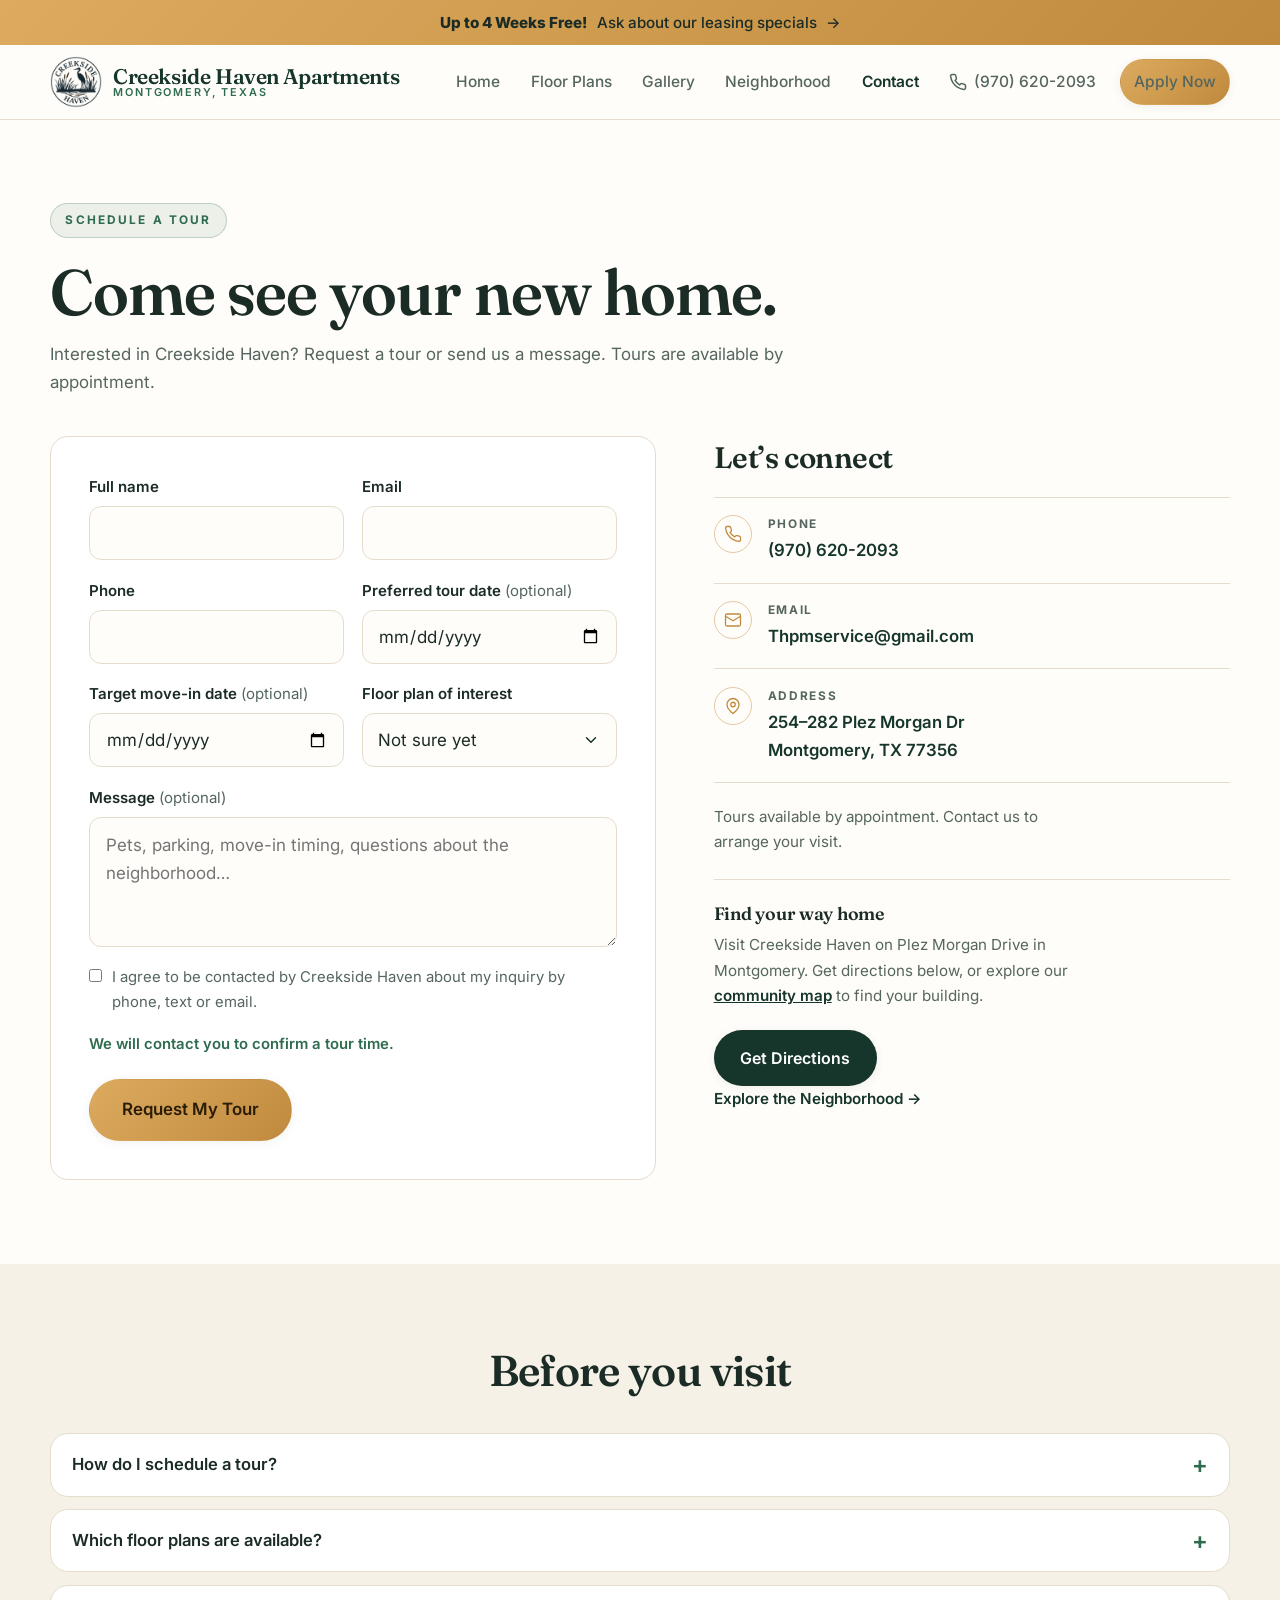
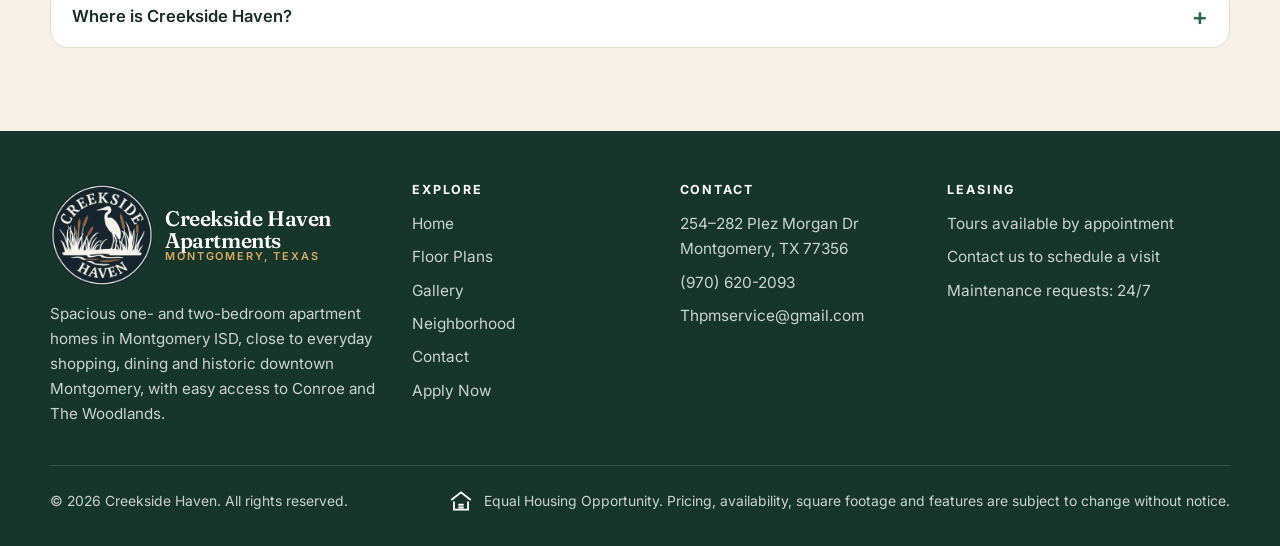
<file: contact.html>
<!DOCTYPE html>
<html lang="en">
<head>
  <meta charset="UTF-8" />
  <meta name="viewport" content="width=device-width, initial-scale=1.0" />
  <title>Schedule a Tour | Creekside Haven Apartments &mdash; Montgomery, TX</title>
  <meta name="description" content="Request a tour of Creekside Haven apartments in Montgomery, TX, or contact us. One- and two-bedroom homes in Montgomery ISD. Tours are available by appointment." />
  <meta name="theme-color" content="#16362b" />
  <link rel="canonical" href="https://creeksidehavenapts.com/contact.html" />
  <link rel="icon" href="assets/favicon.svg" type="image/svg+xml" />
  <link rel="apple-touch-icon" href="assets/apple-touch-icon.png" />
  <meta property="og:site_name" content="Creekside Haven" />
  <meta property="og:title" content="Schedule a Tour | Creekside Haven Apartments &mdash; Montgomery, TX" />
  <meta property="og:description" content="Request a tour of Creekside Haven apartments in Montgomery, TX, or contact us. One- and two-bedroom homes in Montgomery ISD. Tours are available by appointment." />
  <meta property="og:type" content="website" />
  <meta property="og:image" content="https://creeksidehavenapts.com/assets/share-og.jpg" />
  <meta property="og:image:width" content="1200" />
  <meta property="og:image:height" content="630" />
  <meta property="og:image:alt" content="The Creekside Haven entrance sign at sunset, with the community behind it" />
  <meta name="twitter:card" content="summary_large_image" />
  <meta property="og:url" content="https://creeksidehavenapts.com/contact.html" />
  <link rel="preconnect" href="https://fonts.googleapis.com" />
  <link rel="preconnect" href="https://fonts.gstatic.com" crossorigin />
  <link href="https://fonts.googleapis.com/css2?family=Fraunces:opsz,wght@9..144,500;9..144,600;9..144,700&family=Inter:wght@400;500;600;700&display=swap" rel="stylesheet" />
  <link rel="stylesheet" href="css/site.css" />
  <!-- Google Analytics (GA4). Loaded async so it never blocks the page. -->
  <script async src="https://www.googletagmanager.com/gtag/js?id=G-PY15QV11W2"></script>
  <script>
    window.dataLayer = window.dataLayer || [];
    function gtag(){dataLayer.push(arguments);}
    gtag('js', new Date());
    gtag('config', 'G-PY15QV11W2');
  </script>
</head>
<body>
  <a class="skip-link" href="#main">Skip to content</a>
  <a class="promo-bar" href="contact.html">
    <strong>Up to 4 Weeks Free!</strong>
    <span>Ask about our leasing specials</span>
    <span class="promo-bar__go" aria-hidden="true">&rarr;</span>
  </a>
  <header class="site-header" id="top">
    <div class="container nav-bar">
      <a class="brand" href="/" aria-label="Creekside Haven home">
        <img class="brand-mark" src="assets/logo.png" width="52" height="52" alt="Creekside Haven" />
        <span class="brand-text">
          <span class="brand-name">Creekside Haven Apartments</span>
          <span class="brand-sub">Montgomery, Texas</span>
        </span>
      </a>
      <button class="nav-toggle" aria-label="Toggle menu" aria-expanded="false" aria-controls="nav"><span></span></button>
      <nav class="nav" id="nav" aria-label="Main">
        <a href="/">Home</a>
        <a href="floor-plans.html">Floor Plans</a>
        <a href="gallery.html">Gallery</a>
        <a href="neighborhood.html">Neighborhood</a>
        <a href="contact.html" class="active">Contact</a>
        <a class="nav-phone" href="tel:+19706202093"><svg class="ico" viewBox="0 0 24 24" fill="none" stroke="currentColor" stroke-width="2" stroke-linecap="round" stroke-linejoin="round" aria-hidden="true"><path d="M22 16.9v3a2 2 0 0 1-2.2 2 19.8 19.8 0 0 1-8.6-3.1 19.5 19.5 0 0 1-6-6A19.8 19.8 0 0 1 2.1 4.2 2 2 0 0 1 4.1 2h3a2 2 0 0 1 2 1.7c.1 1 .4 2 .7 2.9a2 2 0 0 1-.5 2.1L8.1 9.9a16 16 0 0 0 6 6l1.2-1.2a2 2 0 0 1 2.1-.5c.9.3 1.9.6 2.9.7a2 2 0 0 1 1.7 2z"/></svg>(970) 620-2093</a>
        <a class="btn btn-primary btn-sm" href="apply.html">Apply Now</a>
      </nav>
    </div>
  </header>
  <main id="main">
    <section class="section contact-page">
      <div class="container">
        <div class="section-head">
          <span class="eyebrow dark">Schedule a tour</span>
          <h1>Come see your new home.</h1>
          <p>Interested in Creekside Haven? Request a tour or send us a message. Tours
             are available by appointment.</p>
        </div>

        <div class="contact-grid">
          <form class="form-card tour-form" data-tour-form
                data-endpoint="https://formsubmit.co/ajax/creeksidehavenapts@gmail.com"
                action="https://formsubmit.co/creeksidehavenapts@gmail.com" method="post">
            <!-- FormSubmit settings. _subject is fixed so the inbox can filter on it;
                 _honey is a decoy field a bot fills and a person never sees. -->
            <input type="hidden" name="_subject" value="Creekside Haven Prospect from Website" />
            <input type="hidden" name="_cc" value="maggie.michener@gmail.com" />
            <input type="hidden" name="_next" value="https://creeksidehavenapts.com/thank-you.html" />
            <input type="hidden" name="_template" value="table" />
            <input type="hidden" name="_captcha" value="false" />
            <input class="hp" type="text" name="_honey" tabindex="-1" autocomplete="off" aria-hidden="true" />
            <div class="form-error" role="alert" aria-live="assertive">Your request could not be
              sent. Please call <a href="tel:+19706202093">(970)&nbsp;620-2093</a> and we will take
              your details over the phone.</div>
            <div class="form-offline" role="alert" aria-live="assertive">This form is not connected
              yet, so your request was <strong>not</strong> sent. Please call
              <a href="tel:+19706202093">(970)&nbsp;620-2093</a> to arrange a tour.</div>

            <div class="field-row">
              <div class="field">
                <label for="f-name">Full name</label>
                <input id="f-name" name="name" type="text" autocomplete="name" required />
              </div>
              <div class="field">
                <label for="f-email">Email</label>
                <input id="f-email" name="email" type="email" autocomplete="email" required />
              </div>
            </div>
            <div class="field-row">
              <div class="field">
                <label for="f-phone">Phone</label>
                <input id="f-phone" name="phone" type="tel" autocomplete="tel" required />
              </div>
              <div class="field">
                <label for="f-date">Preferred tour date <span class="field-opt">(optional)</span></label>
                <input id="f-date" name="tour_date" type="date" />
              </div>
            </div>
            <div class="field-row">
              <div class="field">
                <label for="f-movein">Target move-in date <span class="field-opt">(optional)</span></label>
                <input id="f-movein" name="move_in" type="date" />
              </div>
              <div class="field">
                <label for="f-plan">Floor plan of interest</label>
                <select id="f-plan" name="plan">
                  <option value="">Not sure yet</option>
                  <option value="one-bedroom">1 Bedroom</option>
                  <option value="two-bedroom">2 Bedrooms</option>
                </select>
              </div>
            </div>
            <div class="field">
              <label for="f-msg">Message <span class="field-opt">(optional)</span></label>
              <textarea id="f-msg" name="message" placeholder="Pets, parking, move-in timing, questions about the neighborhood&hellip;"></textarea>
            </div>
            <label class="checkline">
              <input type="checkbox" name="consent" required />
              <span>I agree to be contacted by Creekside Haven about my inquiry by phone, text or email.</span>
            </label>
            <p class="form-reassure">We will contact you to confirm a tour time.</p>
            <div class="btn-row form-actions">
              <button class="btn btn-primary btn-lg" type="submit">Request My Tour</button>
            </div>
          </form>

          <aside class="connect">
            <h2>Let&rsquo;s connect</h2>
            <ul class="connect-list">
              <li><span class="connect-ico"><svg viewBox="0 0 24 24" fill="none" stroke="currentColor" stroke-width="1.7" stroke-linecap="round" stroke-linejoin="round" aria-hidden="true"><path d="M22 16.9v3a2 2 0 0 1-2.2 2 19.8 19.8 0 0 1-8.6-3.1 19.5 19.5 0 0 1-6-6A19.8 19.8 0 0 1 2.1 4.2 2 2 0 0 1 4.1 2h3a2 2 0 0 1 2 1.7c.1 1 .4 2 .7 2.9a2 2 0 0 1-.5 2.1L8.1 9.9a16 16 0 0 0 6 6l1.2-1.2a2 2 0 0 1 2.1-.5c.9.3 1.9.6 2.9.7a2 2 0 0 1 1.7 2z"/></svg></span><span class="connect-body"><span class="connect-label">Phone</span>
                <a href="tel:+19706202093">(970) 620-2093</a></span></li>
              <li><span class="connect-ico"><svg viewBox="0 0 24 24" fill="none" stroke="currentColor" stroke-width="1.7" stroke-linecap="round" stroke-linejoin="round" aria-hidden="true"><rect x="2" y="4" width="20" height="16" rx="2"/><path d="M22 7l-10 6L2 7"/></svg></span><span class="connect-body"><span class="connect-label">Email</span>
                <a href="mailto:Thpmservice@gmail.com">Thpmservice@gmail.com</a></span></li>
              <li><span class="connect-ico"><svg viewBox="0 0 24 24" fill="none" stroke="currentColor" stroke-width="1.7" stroke-linecap="round" stroke-linejoin="round" aria-hidden="true"><path d="M20 10c0 6-8 12-8 12s-8-6-8-12a8 8 0 0 1 16 0z"/><circle cx="12" cy="10" r="3"/></svg></span><span class="connect-body"><span class="connect-label">Address</span>
                <a href="https://www.google.com/maps/search/?api=1&amp;query=Creekside+Haven+Plez+Morgan+Dr+Montgomery+TX+77356" target="_blank" rel="noopener">254&ndash;282 Plez Morgan Dr<br />Montgomery, TX 77356</a></span></li>
            </ul>
            <p class="connect-note">Tours available by appointment. Contact us to arrange your visit.</p>
            <div class="connect-find">
              <h3>Find your way home</h3>
              <p>Visit Creekside Haven on Plez Morgan Drive in Montgomery. Get directions below, or
                 explore our <a href="gallery.html#map">community map</a> to find your building.</p>
              <a class="btn connect-cta" href="https://www.google.com/maps/search/?api=1&amp;query=Creekside+Haven+Plez+Morgan+Dr+Montgomery+TX+77356" target="_blank" rel="noopener">Get Directions</a>
              <p class="connect-explore"><a href="neighborhood.html#explore">Explore the Neighborhood
                <span aria-hidden="true">&rarr;</span></a></p>
            </div>
          </aside>
        </div>
      </div>
    </section>

    <section class="section sand contact-faq">
      <div class="container">
        <div class="section-head center"><h2>Before you visit</h2></div>
        <div class="faq">
          <details><summary>How do I schedule a tour?</summary><p>Send the form on this page or call (970)&nbsp;620-2093. Tours are available by appointment.</p></details>
          <details><summary>Which floor plans are available?</summary><p>A one-bedroom at 715&nbsp;sq&nbsp;ft and a two-bedroom at 975&nbsp;sq&nbsp;ft. Both include a dedicated laundry room with a full-size washer and dryer. See <a href="floor-plans.html">floor plans</a> for the details.</p></details>
          <details><summary>Where is Creekside Haven?</summary><p>254&ndash;282 Plez Morgan Drive in Montgomery, Texas, zoned to Montgomery ISD. The <a href="gallery.html#map">community map</a> shows where each building sits.</p></details>
        </div>
      </div>
    </section>
  </main>

  <footer class="site-footer">
    <div class="container">
      <div class="footer-grid">
        <div class="footer-brand">
          <a class="brand" href="/" aria-label="Creekside Haven home">
            <img class="brand-seal" src="assets/logo-reverse.png" width="104" height="104" alt="Creekside Haven" />
            <span class="brand-text">
              <span class="brand-name">Creekside Haven Apartments</span>
              <span class="brand-sub">Montgomery, Texas</span>
            </span>
          </a>
          <p>Spacious one- and two-bedroom apartment homes in Montgomery ISD, close to everyday shopping, dining and historic downtown Montgomery, with easy access to Conroe and The Woodlands.</p>
        </div>
        <div>
          <h4>Explore</h4>
          <ul>
          <li><a href="/">Home</a></li>
          <li><a href="floor-plans.html">Floor Plans</a></li>
          <li><a href="gallery.html">Gallery</a></li>
          <li><a href="neighborhood.html">Neighborhood</a></li>
          <li><a href="contact.html">Contact</a></li>
            <li><a href="apply.html">Apply Now</a></li>
          </ul>
        </div>
        <div>
          <h4>Contact</h4>
          <ul>
            <li><a href="https://www.google.com/maps/search/?api=1&query=Creekside+Haven+Plez+Morgan+Dr+Montgomery+TX+77356" target="_blank" rel="noopener">254–282 Plez Morgan Dr<br />Montgomery, TX 77356</a></li>
            <li><a href="tel:+19706202093">(970) 620-2093</a></li>
            <li><a href="mailto:Thpmservice@gmail.com">Thpmservice@gmail.com</a></li>
          </ul>
        </div>
        <div>
          <h4>Leasing</h4>
          <ul>
            <li>Tours available by appointment</li>
            <li>Contact us to schedule a visit</li>
            <li>Maintenance requests: 24/7</li>
          </ul>
        </div>
      </div>
      <div class="footer-bottom">
        <span>&copy; <span data-year>2026</span> Creekside Haven. All rights reserved.</span>
        <span class="eho"><svg viewBox="0 0 24 24" role="img" aria-label="Equal Housing Opportunity" fill="none" stroke="currentColor" stroke-width="1.7"><path d="M3 11 12 4l9 7"/><path d="M5.5 12.5V20h13v-7.5"/><path d="M9.5 15.5h5M9.5 18h5"/></svg> <span>Equal Housing Opportunity. Pricing, availability,
          square footage and features are subject to change without notice.</span></span>
      </div>
    </div>
  </footer>

  <script src="js/site.js"></script>
</body>
</html>
</file>
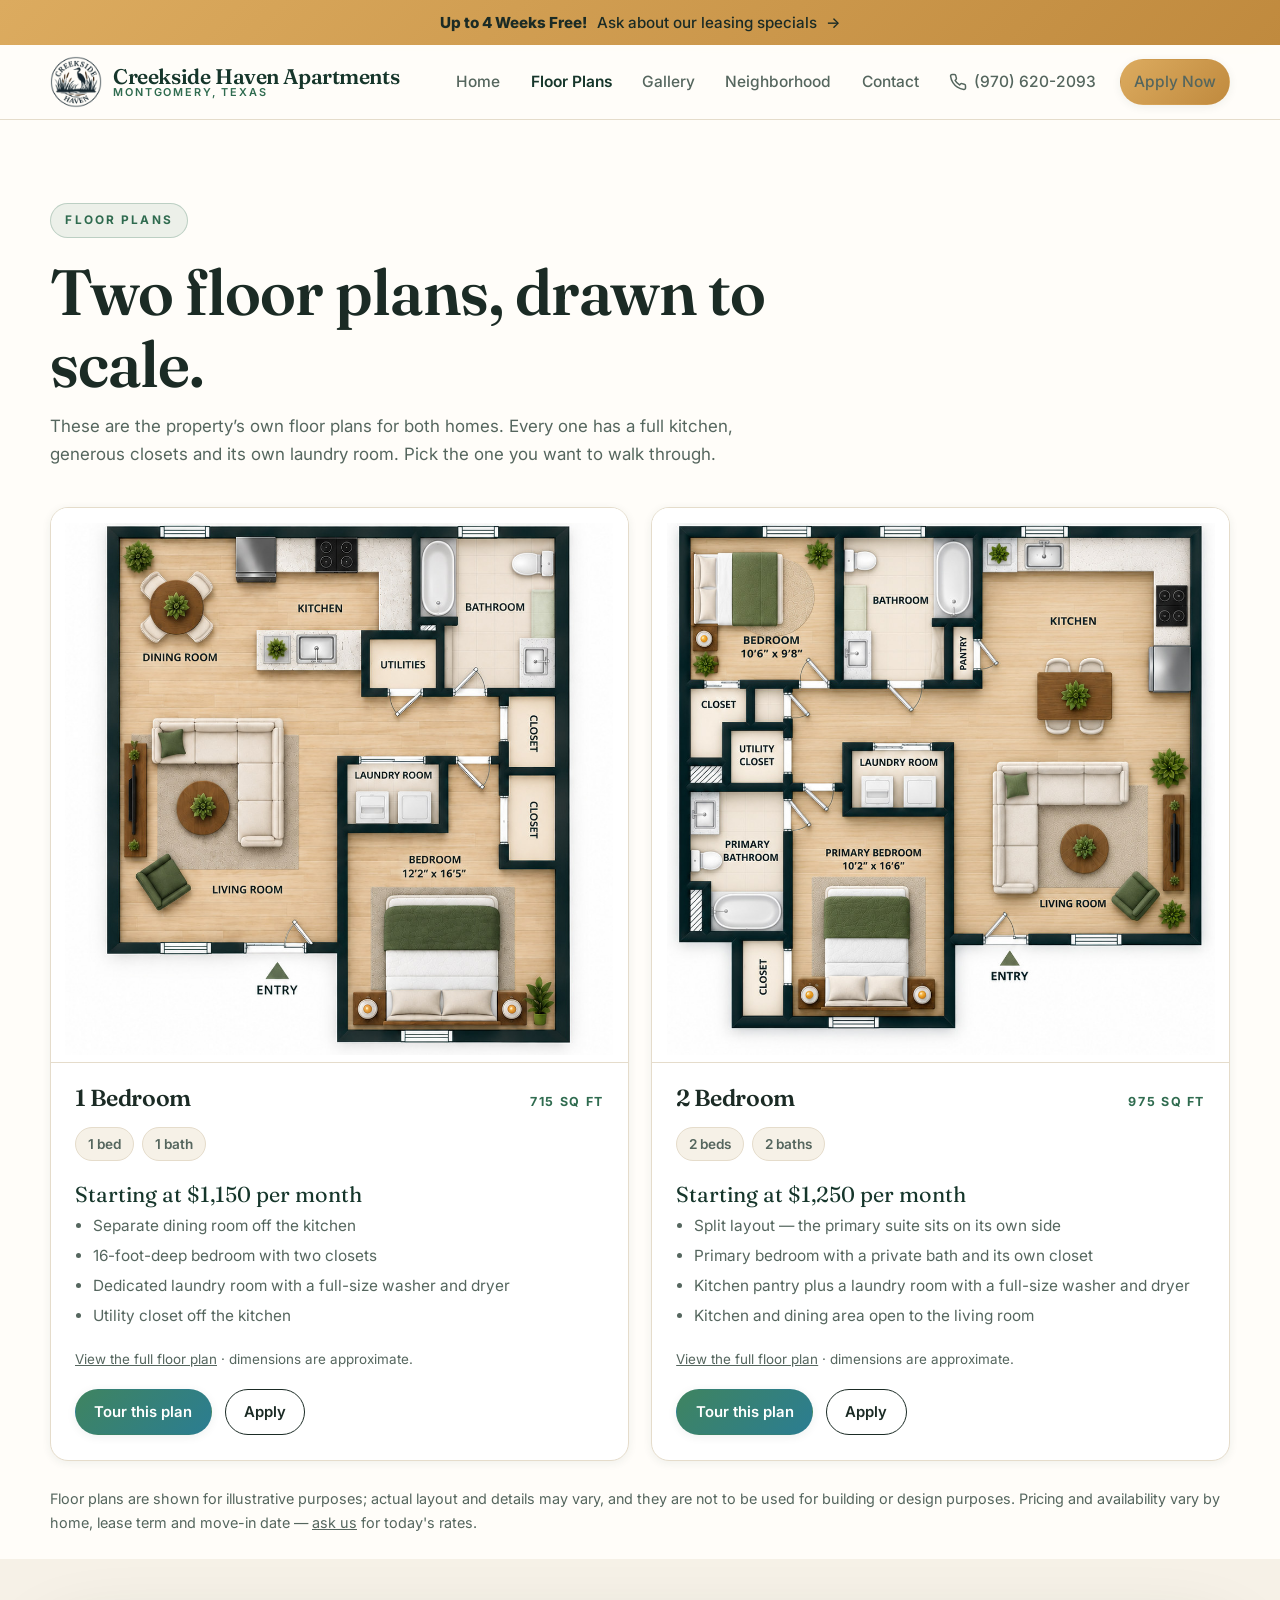
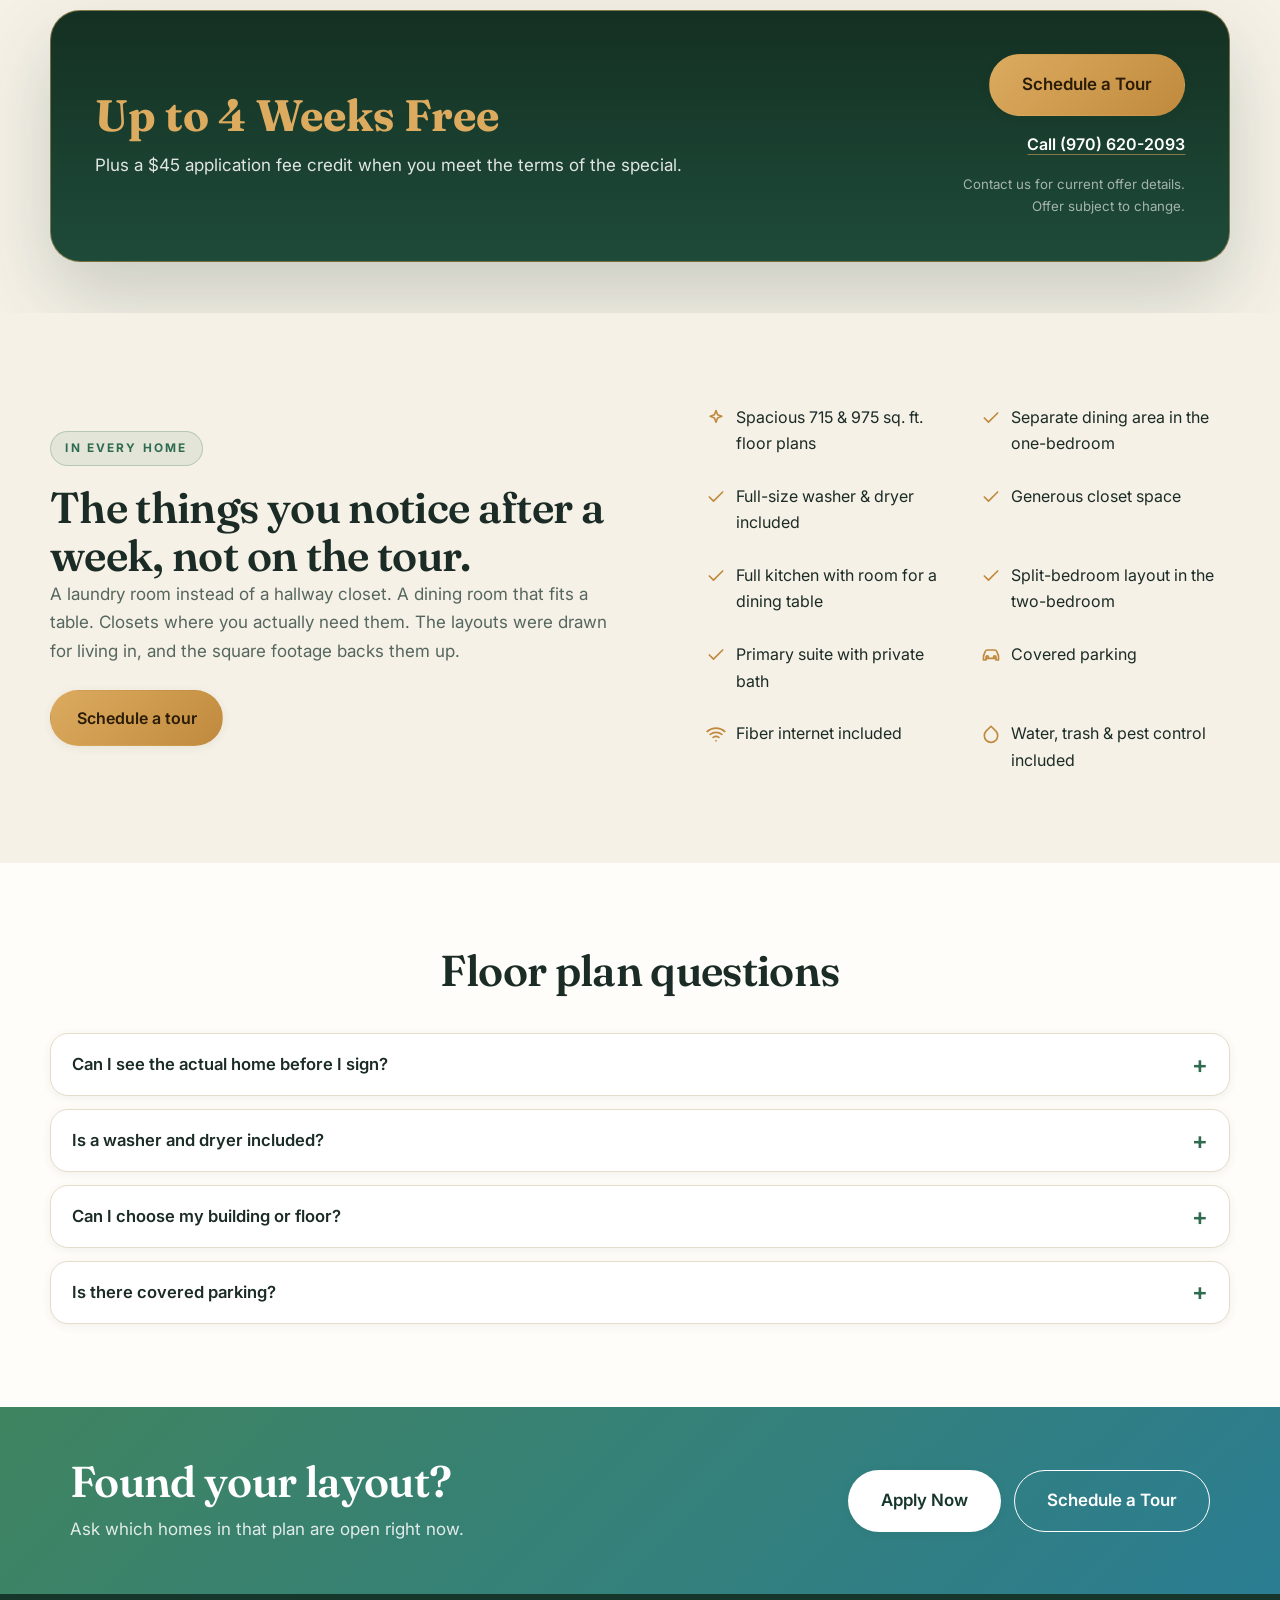
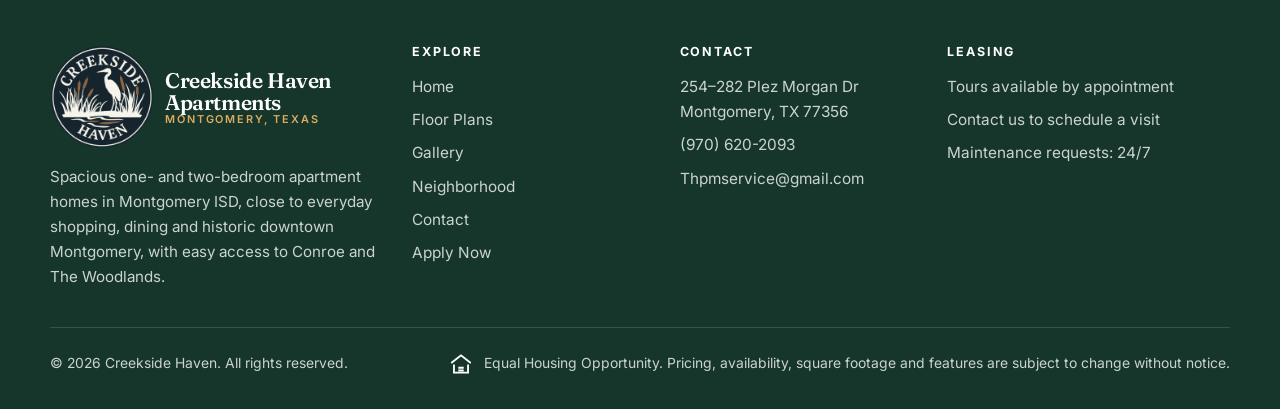
<file: floor-plans.html>
<!DOCTYPE html>
<html lang="en">
<head>
  <meta charset="UTF-8" />
  <meta name="viewport" content="width=device-width, initial-scale=1.0" />
  <title>Floor Plans | Creekside Haven Apartments &mdash; Montgomery, TX</title>
  <meta name="description" content="One-bedroom (715 sq ft) from $1,150 and two-bedroom (975 sq ft) from $1,250 in Montgomery, TX. Full-size washer and dryer included." />
  <meta name="theme-color" content="#16362b" />
  <link rel="canonical" href="https://creeksidehavenapts.com/floor-plans.html" />
  <link rel="icon" href="assets/favicon.svg" type="image/svg+xml" />
  <link rel="apple-touch-icon" href="assets/apple-touch-icon.png" />
  <meta property="og:site_name" content="Creekside Haven" />
  <meta property="og:title" content="Floor Plans | Creekside Haven Apartments &mdash; Montgomery, TX" />
  <meta property="og:description" content="One-bedroom (715 sq ft) from $1,150 and two-bedroom (975 sq ft) from $1,250 in Montgomery, TX. Full-size washer and dryer included." />
  <meta property="og:type" content="website" />
  <meta property="og:image" content="https://creeksidehavenapts.com/assets/share-og.jpg" />
  <meta property="og:image:width" content="1200" />
  <meta property="og:image:height" content="630" />
  <meta property="og:image:alt" content="The Creekside Haven entrance sign at sunset, with the community behind it" />
  <meta name="twitter:card" content="summary_large_image" />
  <meta property="og:url" content="https://creeksidehavenapts.com/floor-plans.html" />
  <link rel="preconnect" href="https://fonts.googleapis.com" />
  <link rel="preconnect" href="https://fonts.gstatic.com" crossorigin />
  <link href="https://fonts.googleapis.com/css2?family=Fraunces:opsz,wght@9..144,500;9..144,600;9..144,700&family=Inter:wght@400;500;600;700&display=swap" rel="stylesheet" />
  <link rel="stylesheet" href="css/site.css" />
  <!-- Google Analytics (GA4). Loaded async so it never blocks the page. -->
  <script async src="https://www.googletagmanager.com/gtag/js?id=G-PY15QV11W2"></script>
  <script>
    window.dataLayer = window.dataLayer || [];
    function gtag(){dataLayer.push(arguments);}
    gtag('js', new Date());
    gtag('config', 'G-PY15QV11W2');
  </script>
</head>
<body>
  <a class="skip-link" href="#main">Skip to content</a>
  <a class="promo-bar" href="contact.html">
    <strong>Up to 4 Weeks Free!</strong>
    <span>Ask about our leasing specials</span>
    <span class="promo-bar__go" aria-hidden="true">&rarr;</span>
  </a>
  <header class="site-header" id="top">
    <div class="container nav-bar">
      <a class="brand" href="/" aria-label="Creekside Haven home">
        <img class="brand-mark" src="assets/logo.png" width="52" height="52" alt="Creekside Haven" />
        <span class="brand-text">
          <span class="brand-name">Creekside Haven Apartments</span>
          <span class="brand-sub">Montgomery, Texas</span>
        </span>
      </a>
      <button class="nav-toggle" aria-label="Toggle menu" aria-expanded="false" aria-controls="nav"><span></span></button>
      <nav class="nav" id="nav" aria-label="Main">
        <a href="/">Home</a>
        <a href="floor-plans.html" class="active">Floor Plans</a>
        <a href="gallery.html">Gallery</a>
        <a href="neighborhood.html">Neighborhood</a>
        <a href="contact.html">Contact</a>
        <a class="nav-phone" href="tel:+19706202093"><svg class="ico" viewBox="0 0 24 24" fill="none" stroke="currentColor" stroke-width="2" stroke-linecap="round" stroke-linejoin="round" aria-hidden="true"><path d="M22 16.9v3a2 2 0 0 1-2.2 2 19.8 19.8 0 0 1-8.6-3.1 19.5 19.5 0 0 1-6-6A19.8 19.8 0 0 1 2.1 4.2 2 2 0 0 1 4.1 2h3a2 2 0 0 1 2 1.7c.1 1 .4 2 .7 2.9a2 2 0 0 1-.5 2.1L8.1 9.9a16 16 0 0 0 6 6l1.2-1.2a2 2 0 0 1 2.1-.5c.9.3 1.9.6 2.9.7a2 2 0 0 1 1.7 2z"/></svg>(970) 620-2093</a>
        <a class="btn btn-primary btn-sm" href="apply.html">Apply Now</a>
      </nav>
    </div>
  </header>
  <main id="main">
    <section class="section" style="padding-bottom:1.5rem">
      <div class="container">
        <div class="section-head">
          <span class="eyebrow dark">Floor plans</span>
          <h1>Two floor plans, drawn to scale.</h1>
          <p>These are the property&rsquo;s own floor plans for both homes. Every one has a
             full kitchen, generous closets and its own laundry room. Pick the one you want to
             walk through.</p>
        </div>
        <div class="grid grid-2">
        <article class="plan-card reveal" data-cat="one" id="one-bedroom">
          <div class="plan-figure">
            <img src="assets/floorplan-1-bedroom.jpg" width="1008" height="980" loading="lazy"
                 decoding="async" alt="One bedroom floor plan, 715 square feet: the entry opens into a living room, with a separate dining room and the kitchen along the top, a 12&apos;2&quot; by 16&apos;5&quot; bedroom with two closets, a full bath, a laundry room and a utility closet." />
          </div>
          <div class="plan-body">
            <div class="plan-name"><h3>1 Bedroom</h3><span class="plan-type">715 sq ft</span></div>
            <div class="plan-specs"><span class="tag">1 bed</span><span class="tag">1 bath</span></div>
            <p class="plan-price">Starting at $1,150 per month</p>
            <ul><li>Separate dining room off the kitchen</li><li>16-foot-deep bedroom with two closets</li><li>Dedicated laundry room with a full-size washer and dryer</li><li>Utility closet off the kitchen</li></ul>
            <p class="plan-note"><a href="assets/floorplan-1-bedroom-sheet.jpg" target="_blank"
              rel="noopener">View the full floor plan</a> &middot; dimensions are approximate.</p>
            <div class="btn-row">
              <a class="btn btn-moss btn-sm" href="contact.html?plan=one-bedroom">Tour this plan</a>
              <a class="btn btn-ghost btn-sm" href="apply.html">Apply</a>
            </div>
          </div>
        </article>
        <article class="plan-card reveal" data-cat="two" id="two-bedroom">
          <div class="plan-figure">
            <img src="assets/floorplan-2-bedroom.jpg" width="1008" height="980" loading="lazy"
                 decoding="async" alt="Two bedroom, two bath floor plan, 975 square feet: the entry opens into a living room with the kitchen and dining area alongside it, a 10&apos;2&quot; by 16&apos;6&quot; primary bedroom with its own bath and closet on one side, a 10&apos;6&quot; by 9&apos;8&quot; second bedroom and full bath on the other, plus a pantry, laundry room and utility closet." />
          </div>
          <div class="plan-body">
            <div class="plan-name"><h3>2 Bedroom</h3><span class="plan-type">975 sq ft</span></div>
            <div class="plan-specs"><span class="tag">2 beds</span><span class="tag">2 baths</span></div>
            <p class="plan-price">Starting at $1,250 per month</p>
            <ul><li>Split layout &mdash; the primary suite sits on its own side</li><li>Primary bedroom with a private bath and its own closet</li><li>Kitchen pantry plus a laundry room with a full-size washer and dryer</li><li>Kitchen and dining area open to the living room</li></ul>
            <p class="plan-note"><a href="assets/floorplan-2-bedroom-sheet.jpg" target="_blank"
              rel="noopener">View the full floor plan</a> &middot; dimensions are approximate.</p>
            <div class="btn-row">
              <a class="btn btn-moss btn-sm" href="contact.html?plan=two-bedroom">Tour this plan</a>
              <a class="btn btn-ghost btn-sm" href="apply.html">Apply</a>
            </div>
          </div>
        </article>
        </div>
        <p class="muted" style="font-size:.9rem;margin-top:1.6rem">Floor plans are shown for
          illustrative purposes; actual layout and details may vary, and they are not to be used
          for building or design purposes. Pricing and availability vary by home, lease term and
          move-in date &mdash; <a href="contact.html">ask us</a> for today's rates.</p>
      </div>
    </section>

    <!-- Move-in special. The concession is the strongest hook the page has, so it
         runs above the pitch rather than under it. Temporary: delete with the
         .promo-bar when the offer ends. -->
    <section class="section tight specials" id="specials">
      <div class="container">
        <div class="special-card">
          <div class="special-body">
            <p class="special-headline">Up to 4 Weeks Free</p>
            <p class="special-note">Plus a $45 application fee credit when you meet the terms of
              the special.</p>
          </div>
          <div class="special-actions">
            <a class="btn btn-primary btn-lg" href="contact.html">Schedule a Tour</a>
            <a class="special-call" href="tel:+19706202093">Call (970)&nbsp;620-2093</a>
            <p class="special-terms">Contact us for current offer details.<br />Offer subject to
              change.</p>
          </div>
        </div>
      </div>
    </section>

    <section class="section sand">
      <div class="container">
        <div class="split">
          <div>
            <span class="eyebrow dark">In every home</span>
            <h2>The things you notice after a week, not on the tour.</h2>
            <p class="muted">A laundry room instead of a hallway closet. A dining room that fits
              a table. Closets where you actually need them. The layouts were drawn for living in,
              and the square footage backs them up.</p>
            <div class="btn-row" style="margin-top:1.6rem">
              <a class="btn btn-primary" href="contact.html">Schedule a tour</a>
            </div>
          </div>
          <ul class="amenity-list" style="grid-template-columns:1fr 1fr">
          <li><svg class="" viewBox="0 0 24 24" fill="none" stroke="currentColor" stroke-width="2" stroke-linecap="round" stroke-linejoin="round" aria-hidden="true"><path d="M12 3l1.9 5.1L19 10l-5.1 1.9L12 17l-1.9-5.1L5 10l5.1-1.9z"/></svg><span>Spacious 715 &amp; 975 sq. ft. floor plans</span></li>
          <li><svg class="" viewBox="0 0 24 24" fill="none" stroke="currentColor" stroke-width="2" stroke-linecap="round" stroke-linejoin="round" aria-hidden="true"><path d="M20 6 9 17l-5-5"/></svg><span>Separate dining area in the one-bedroom</span></li>
          <li><svg class="" viewBox="0 0 24 24" fill="none" stroke="currentColor" stroke-width="2" stroke-linecap="round" stroke-linejoin="round" aria-hidden="true"><path d="M20 6 9 17l-5-5"/></svg><span>Full-size washer &amp; dryer included</span></li>
          <li><svg class="" viewBox="0 0 24 24" fill="none" stroke="currentColor" stroke-width="2" stroke-linecap="round" stroke-linejoin="round" aria-hidden="true"><path d="M20 6 9 17l-5-5"/></svg><span>Generous closet space</span></li>
          <li><svg class="" viewBox="0 0 24 24" fill="none" stroke="currentColor" stroke-width="2" stroke-linecap="round" stroke-linejoin="round" aria-hidden="true"><path d="M20 6 9 17l-5-5"/></svg><span>Full kitchen with room for a dining table</span></li>
          <li><svg class="" viewBox="0 0 24 24" fill="none" stroke="currentColor" stroke-width="2" stroke-linecap="round" stroke-linejoin="round" aria-hidden="true"><path d="M20 6 9 17l-5-5"/></svg><span>Split-bedroom layout in the two-bedroom</span></li>
          <li><svg class="" viewBox="0 0 24 24" fill="none" stroke="currentColor" stroke-width="2" stroke-linecap="round" stroke-linejoin="round" aria-hidden="true"><path d="M20 6 9 17l-5-5"/></svg><span>Primary suite with private bath</span></li>
          <li><svg class="" viewBox="0 0 24 24" fill="none" stroke="currentColor" stroke-width="2" stroke-linecap="round" stroke-linejoin="round" aria-hidden="true"><path d="M3 13l2-5a3 3 0 0 1 2.8-2h8.4A3 3 0 0 1 19 8l2 5v5h-3v-2H6v2H3z"/><circle cx="7.5" cy="14.5" r="1.5"/><circle cx="16.5" cy="14.5" r="1.5"/></svg><span>Covered parking</span></li>
          <li><svg class="" viewBox="0 0 24 24" fill="none" stroke="currentColor" stroke-width="2" stroke-linecap="round" stroke-linejoin="round" aria-hidden="true"><path d="M5 12.55a11 11 0 0 1 14.08 0"/><path d="M1.42 9a16 16 0 0 1 21.16 0"/><path d="M8.53 16.11a6 6 0 0 1 6.95 0"/><path d="M12 20h.01"/></svg><span>Fiber internet included</span></li>
          <li><svg class="" viewBox="0 0 24 24" fill="none" stroke="currentColor" stroke-width="2" stroke-linecap="round" stroke-linejoin="round" aria-hidden="true"><path d="M12 2.69l5.66 5.66a8 8 0 1 1-11.31 0z"/></svg><span>Water, trash &amp; pest control included</span></li>
          </ul>
        </div>
      </div>
    </section>

    <section class="section">
      <div class="container">
        <div class="section-head center"><h2>Floor plan questions</h2></div>
      <div class="faq">
        <details><summary>Can I see the actual home before I sign?</summary><p>Yes. If the home you want is vacant and ready, we will walk you through that exact unit &mdash; not a lookalike. If it is still occupied or being turned, we will show you the same floor plan and tell you when yours will be ready.</p></details>
        <details><summary>Is a washer and dryer included?</summary><p>Yes. Every home has a dedicated laundry room off the living area with a full-size washer and dryer included &mdash; not a stacked unit in a hallway closet.</p></details>
        <details><summary>Can I choose my building or floor?</summary><p>Where we have more than one home open in the plan you want, yes &mdash; tell us whether you would rather be upstairs or on the ground floor and we will show you what is available.</p></details>
        <details><summary>Is there covered parking?</summary><p>Yes &mdash; covered parking is available at the community. Ask us about current availability and the monthly charge.</p></details>
      </div>
      </div>
    </section>

    <section class="cta-band">
      <div class="container">
        <div>
          <h2>Found your layout?</h2>
          <p>Ask which homes in that plan are open right now.</p>
        </div>
        <div class="btn-row">
          <a class="btn btn-light btn-lg" href="apply.html">Apply Now</a>
          <a class="btn btn-ghost btn-lg" href="contact.html">Schedule a Tour</a>
        </div>
      </div>
    </section>
  </main>

  <footer class="site-footer">
    <div class="container">
      <div class="footer-grid">
        <div class="footer-brand">
          <a class="brand" href="/" aria-label="Creekside Haven home">
            <img class="brand-seal" src="assets/logo-reverse.png" width="104" height="104" alt="Creekside Haven" />
            <span class="brand-text">
              <span class="brand-name">Creekside Haven Apartments</span>
              <span class="brand-sub">Montgomery, Texas</span>
            </span>
          </a>
          <p>Spacious one- and two-bedroom apartment homes in Montgomery ISD, close to everyday shopping, dining and historic downtown Montgomery, with easy access to Conroe and The Woodlands.</p>
        </div>
        <div>
          <h4>Explore</h4>
          <ul>
          <li><a href="/">Home</a></li>
          <li><a href="floor-plans.html">Floor Plans</a></li>
          <li><a href="gallery.html">Gallery</a></li>
          <li><a href="neighborhood.html">Neighborhood</a></li>
          <li><a href="contact.html">Contact</a></li>
            <li><a href="apply.html">Apply Now</a></li>
          </ul>
        </div>
        <div>
          <h4>Contact</h4>
          <ul>
            <li><a href="https://www.google.com/maps/search/?api=1&query=Creekside+Haven+Plez+Morgan+Dr+Montgomery+TX+77356" target="_blank" rel="noopener">254–282 Plez Morgan Dr<br />Montgomery, TX 77356</a></li>
            <li><a href="tel:+19706202093">(970) 620-2093</a></li>
            <li><a href="mailto:Thpmservice@gmail.com">Thpmservice@gmail.com</a></li>
          </ul>
        </div>
        <div>
          <h4>Leasing</h4>
          <ul>
            <li>Tours available by appointment</li>
            <li>Contact us to schedule a visit</li>
            <li>Maintenance requests: 24/7</li>
          </ul>
        </div>
      </div>
      <div class="footer-bottom">
        <span>&copy; <span data-year>2026</span> Creekside Haven. All rights reserved.</span>
        <span class="eho"><svg viewBox="0 0 24 24" role="img" aria-label="Equal Housing Opportunity" fill="none" stroke="currentColor" stroke-width="1.7"><path d="M3 11 12 4l9 7"/><path d="M5.5 12.5V20h13v-7.5"/><path d="M9.5 15.5h5M9.5 18h5"/></svg> <span>Equal Housing Opportunity. Pricing, availability,
          square footage and features are subject to change without notice.</span></span>
      </div>
    </div>
  </footer>

  <script src="js/site.js"></script>
</body>
</html>
</file>
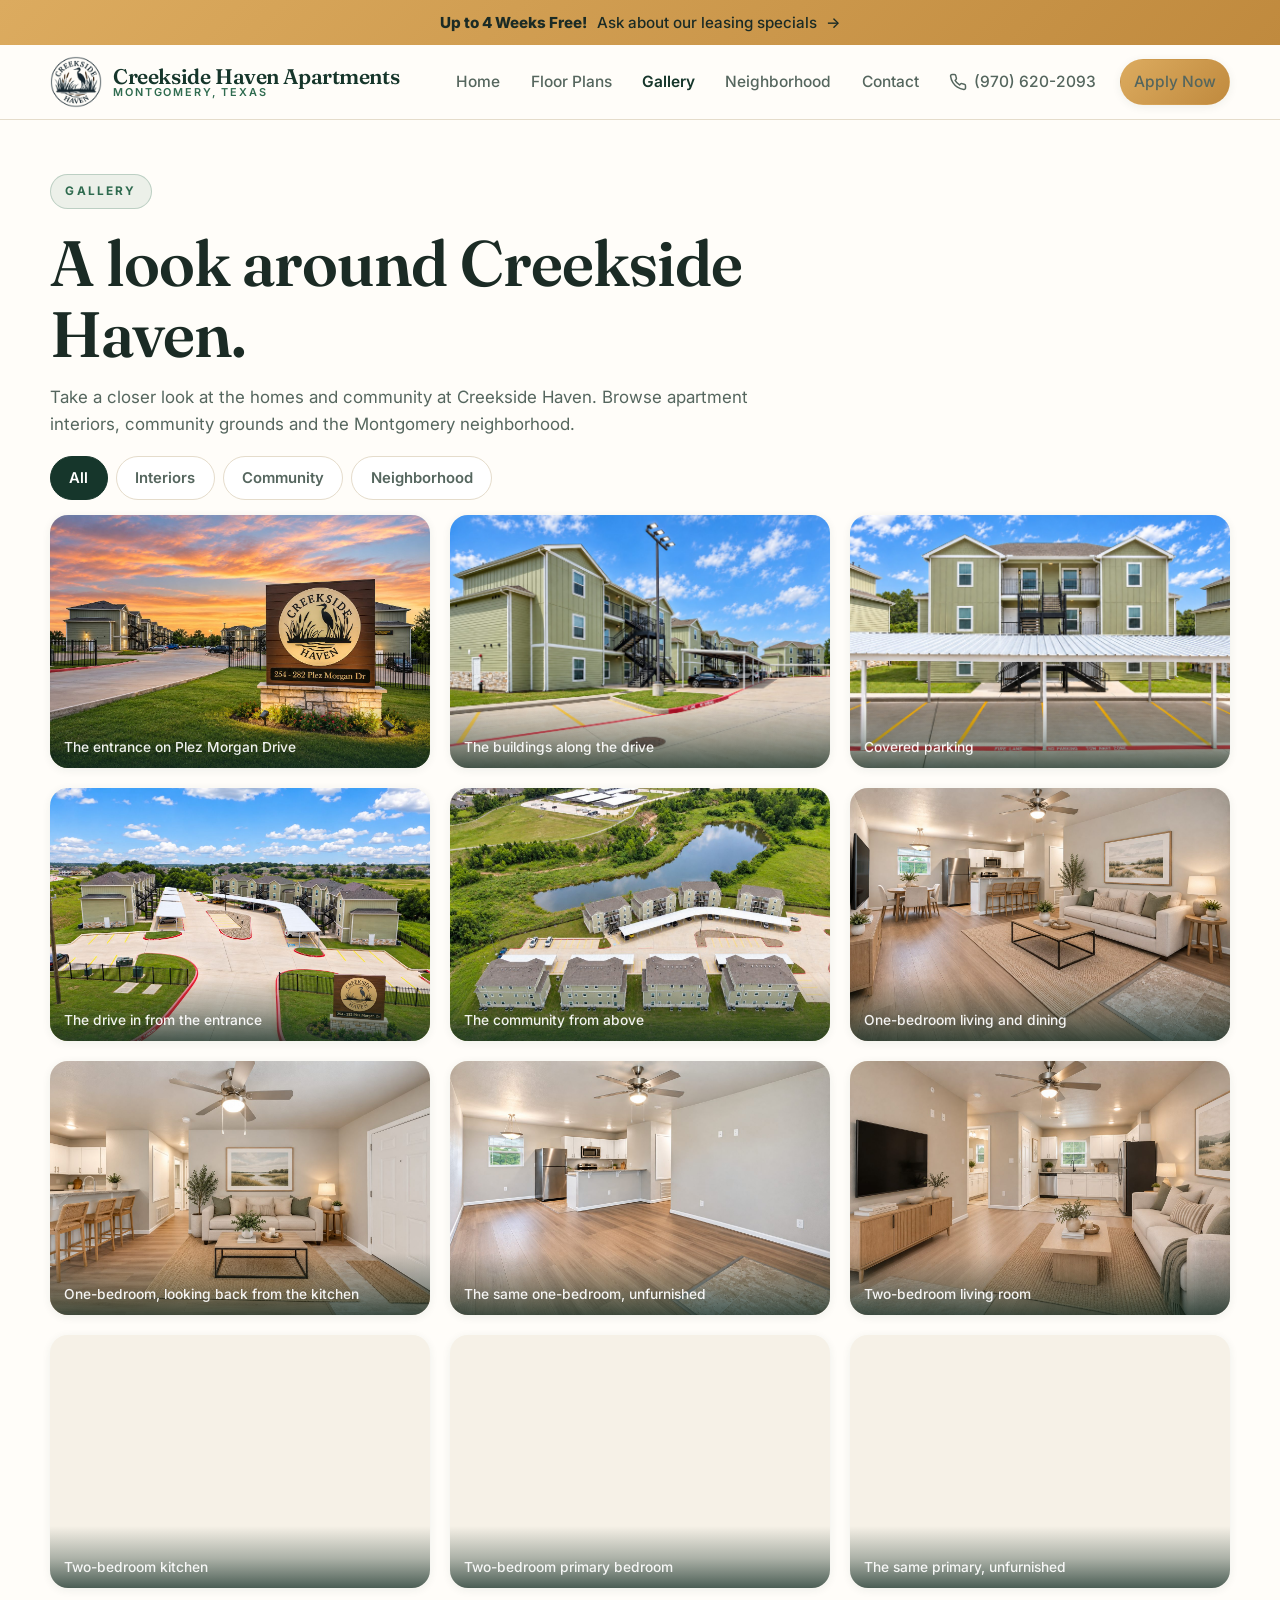
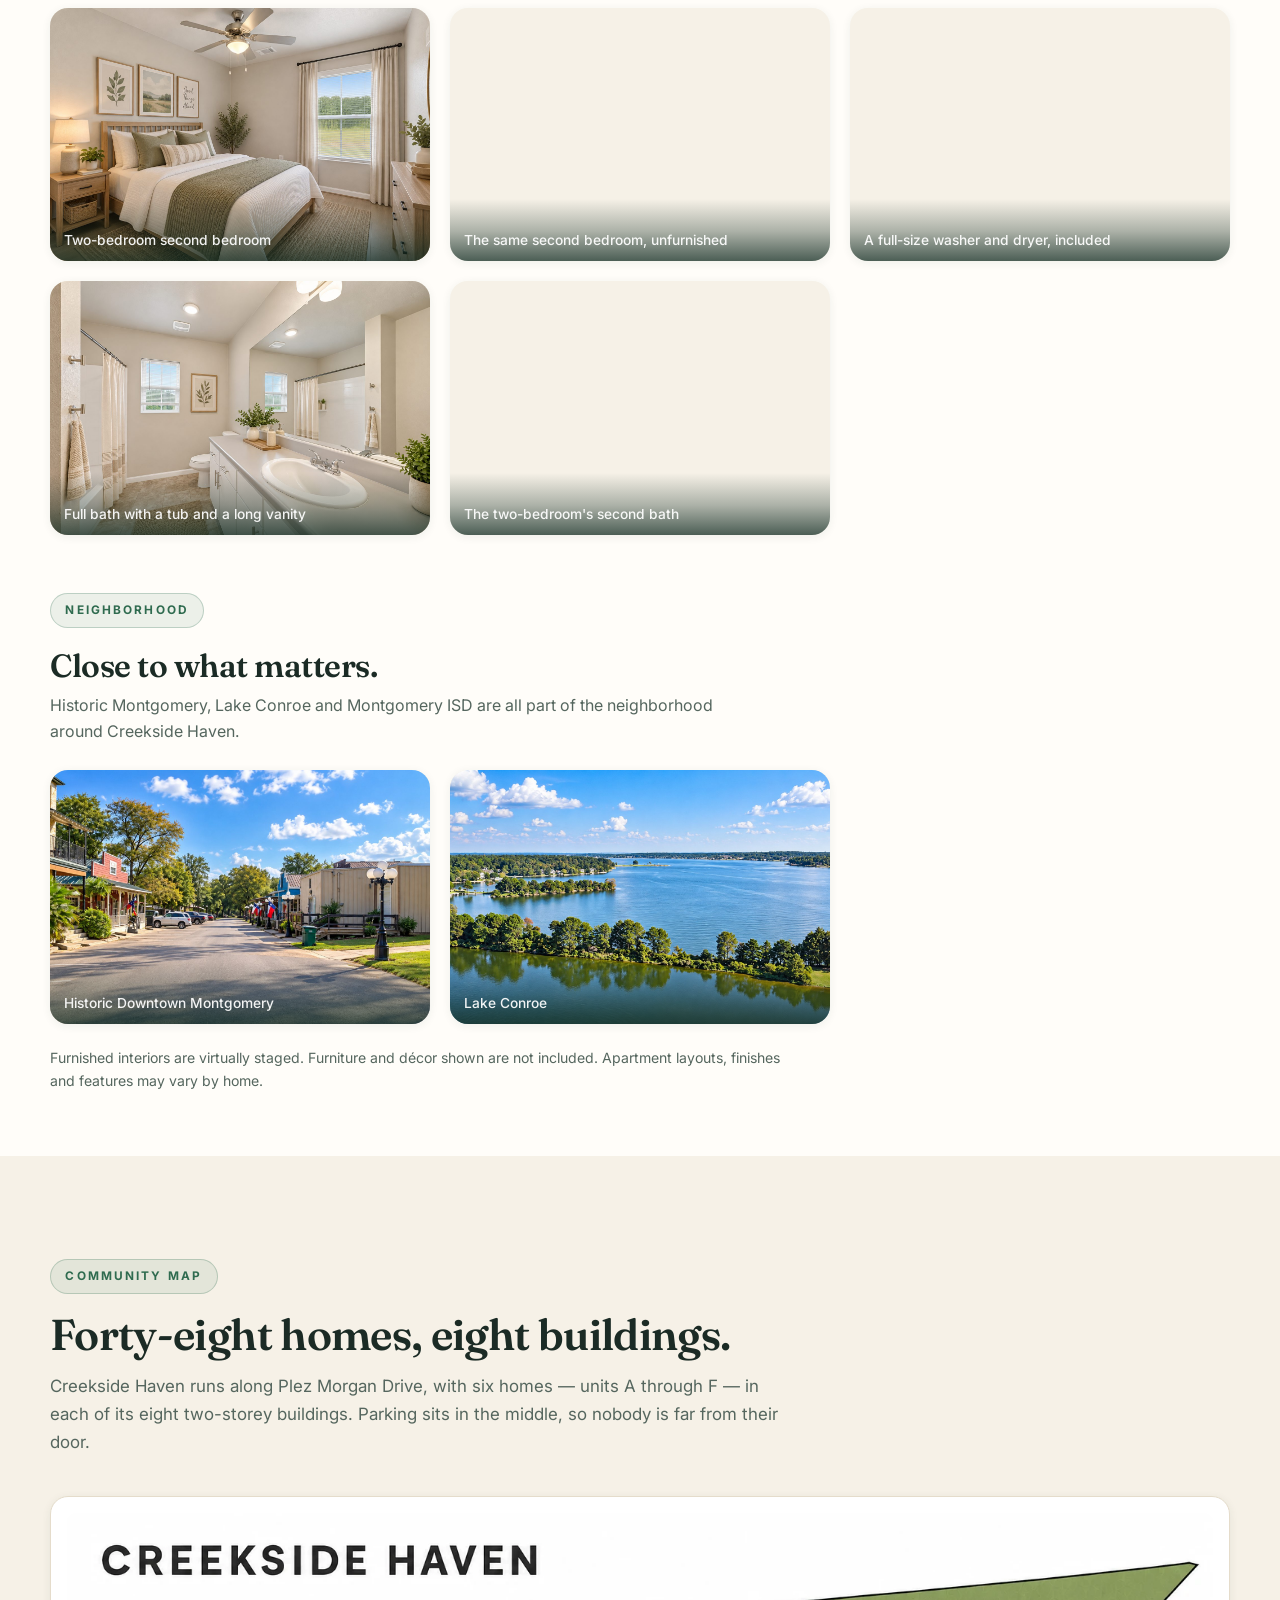
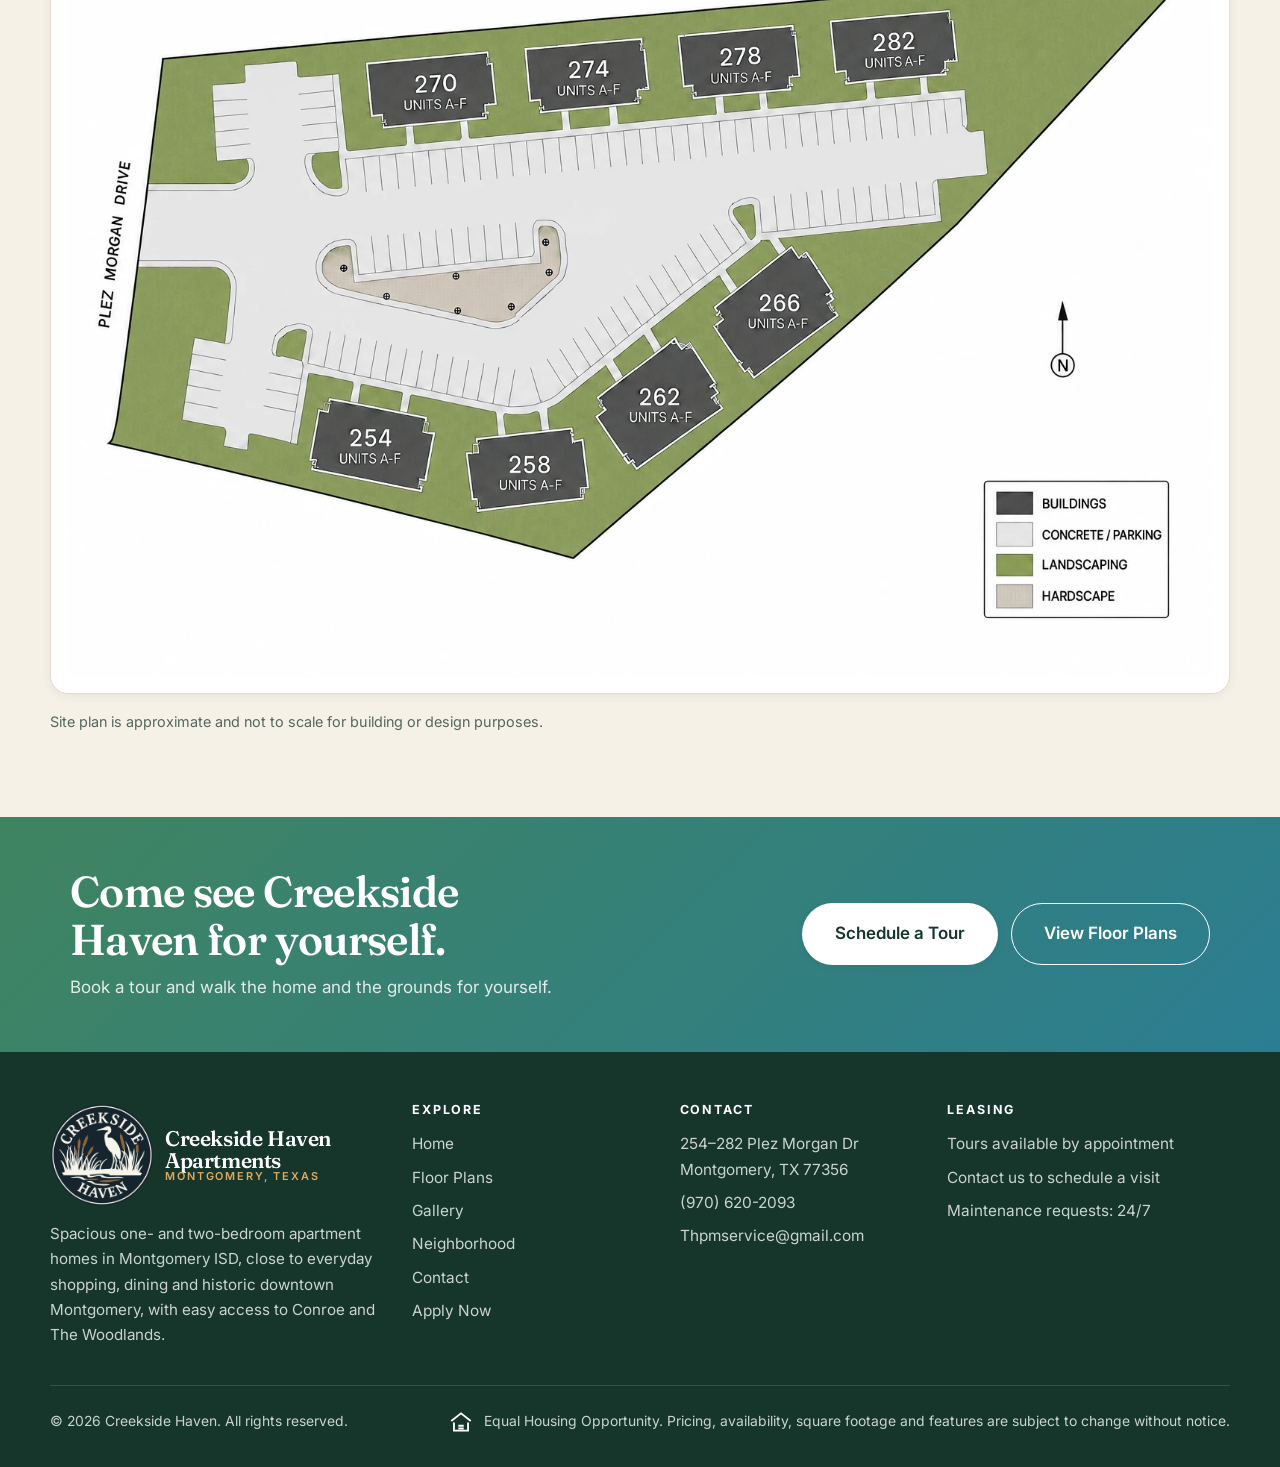
<file: gallery.html>
<!DOCTYPE html>
<html lang="en">
<head>
  <meta charset="UTF-8" />
  <meta name="viewport" content="width=device-width, initial-scale=1.0" />
  <title>Gallery | Creekside Haven Apartments &mdash; Montgomery, TX</title>
  <meta name="description" content="See Creekside Haven: the homes inside and out, the grounds, and the Montgomery, TX neighborhood around the community." />
  <meta name="theme-color" content="#16362b" />
  <link rel="canonical" href="https://creeksidehavenapts.com/gallery.html" />
  <link rel="icon" href="assets/favicon.svg" type="image/svg+xml" />
  <link rel="apple-touch-icon" href="assets/apple-touch-icon.png" />
  <meta property="og:site_name" content="Creekside Haven" />
  <meta property="og:title" content="Gallery | Creekside Haven Apartments &mdash; Montgomery, TX" />
  <meta property="og:description" content="See Creekside Haven: the homes inside and out, the grounds, and the Montgomery, TX neighborhood around the community." />
  <meta property="og:type" content="website" />
  <meta property="og:image" content="https://creeksidehavenapts.com/assets/share-og.jpg" />
  <meta property="og:image:width" content="1200" />
  <meta property="og:image:height" content="630" />
  <meta property="og:image:alt" content="The Creekside Haven entrance sign at sunset, with the community behind it" />
  <meta name="twitter:card" content="summary_large_image" />
  <meta property="og:url" content="https://creeksidehavenapts.com/gallery.html" />
  <link rel="preconnect" href="https://fonts.googleapis.com" />
  <link rel="preconnect" href="https://fonts.gstatic.com" crossorigin />
  <link href="https://fonts.googleapis.com/css2?family=Fraunces:opsz,wght@9..144,500;9..144,600;9..144,700&family=Inter:wght@400;500;600;700&display=swap" rel="stylesheet" />
  <link rel="stylesheet" href="css/site.css" />
  <!-- Google Analytics (GA4). Loaded async so it never blocks the page. -->
  <script async src="https://www.googletagmanager.com/gtag/js?id=G-PY15QV11W2"></script>
  <script>
    window.dataLayer = window.dataLayer || [];
    function gtag(){dataLayer.push(arguments);}
    gtag('js', new Date());
    gtag('config', 'G-PY15QV11W2');
  </script>
</head>
<body>
  <a class="skip-link" href="#main">Skip to content</a>
  <a class="promo-bar" href="contact.html">
    <strong>Up to 4 Weeks Free!</strong>
    <span>Ask about our leasing specials</span>
    <span class="promo-bar__go" aria-hidden="true">&rarr;</span>
  </a>
  <header class="site-header" id="top">
    <div class="container nav-bar">
      <a class="brand" href="/" aria-label="Creekside Haven home">
        <img class="brand-mark" src="assets/logo.png" width="52" height="52" alt="Creekside Haven" />
        <span class="brand-text">
          <span class="brand-name">Creekside Haven Apartments</span>
          <span class="brand-sub">Montgomery, Texas</span>
        </span>
      </a>
      <button class="nav-toggle" aria-label="Toggle menu" aria-expanded="false" aria-controls="nav"><span></span></button>
      <nav class="nav" id="nav" aria-label="Main">
        <a href="/">Home</a>
        <a href="floor-plans.html">Floor Plans</a>
        <a href="gallery.html" class="active">Gallery</a>
        <a href="neighborhood.html">Neighborhood</a>
        <a href="contact.html">Contact</a>
        <a class="nav-phone" href="tel:+19706202093"><svg class="ico" viewBox="0 0 24 24" fill="none" stroke="currentColor" stroke-width="2" stroke-linecap="round" stroke-linejoin="round" aria-hidden="true"><path d="M22 16.9v3a2 2 0 0 1-2.2 2 19.8 19.8 0 0 1-8.6-3.1 19.5 19.5 0 0 1-6-6A19.8 19.8 0 0 1 2.1 4.2 2 2 0 0 1 4.1 2h3a2 2 0 0 1 2 1.7c.1 1 .4 2 .7 2.9a2 2 0 0 1-.5 2.1L8.1 9.9a16 16 0 0 0 6 6l1.2-1.2a2 2 0 0 1 2.1-.5c.9.3 1.9.6 2.9.7a2 2 0 0 1 1.7 2z"/></svg>(970) 620-2093</a>
        <a class="btn btn-primary btn-sm" href="apply.html">Apply Now</a>
      </nav>
    </div>
  </header>
  <main id="main">
    <section class="section gallery-section">
      <div class="container">
        <div class="section-head">
          <span class="eyebrow dark">Gallery</span>
          <h1>A look around Creekside Haven.</h1>
          <p>Take a closer look at the homes and community at Creekside Haven. Browse
             apartment interiors, community grounds and the Montgomery neighborhood.</p>
        </div>
        <div class="filter-bar" data-filter-target=".shot" data-filter-empty="#no-shots" role="group" aria-label="Filter gallery">
          <button class="chip" type="button" data-filter="all" aria-pressed="true">All</button>
          <button class="chip" type="button" data-filter="interiors" aria-pressed="false">Interiors</button>
          <button class="chip" type="button" data-filter="community" aria-pressed="false">Community</button>
          <button class="chip" type="button" data-filter="neighborhood" aria-pressed="false">Neighborhood</button>
        </div>
        <div class="gallery-grid" data-nb="2">
          <button class="shot reveal" type="button" data-cat="community"><img class="" src="assets/home-hero.jpg" width="1400" height="933" loading="lazy" decoding="async" alt="The Creekside Haven entrance sign at sunset, lit from below, with the drive and the community's two-storey buildings behind it" /><figcaption>The entrance on Plez Morgan Drive</figcaption></button>
          <button class="shot reveal" type="button" data-cat="community"><img class="" src="assets/community-exterior.jpg" width="1600" height="1065" loading="lazy" decoding="async" alt="A Creekside Haven building from the parking area: sage-green siding with a stone base, exterior stairs and open walkways, and covered parking with cars beneath it running along the drive" /><figcaption>The buildings along the drive</figcaption></button>
          <button class="shot reveal" type="button" data-cat="community"><img class="" src="assets/community-carport.jpg" width="1600" height="1200" loading="lazy" decoding="async" alt="A Creekside Haven building seen head on, with the covered parking canopy running the width of the frame and marked bays beneath it" /><figcaption>Covered parking</figcaption></button>
          <button class="shot reveal" type="button" data-cat="community"><img class="" src="assets/community-drive.jpg" width="1500" height="1125" loading="lazy" decoding="async" alt="Creekside Haven from above the entrance: the Creekside Haven sign in the foreground, the drive running in past covered parking on both sides, and the buildings beyond" /><figcaption>The drive in from the entrance</figcaption></button>
          <button class="shot reveal" type="button" data-cat="community"><img class="" src="assets/community-aerial.jpg" width="1400" height="1050" loading="lazy" decoding="async" alt="Creekside Haven from the air: eight buildings in two ranks around a paved court, covered parking running between them, and water and open green space along the back boundary" /><figcaption>The community from above</figcaption></button>
          <button class="shot reveal" type="button" data-cat="interiors"><img class="" src="assets/interior-furnished.jpg" width="1500" height="1000" loading="lazy" decoding="async" alt="A one-bedroom living room, virtually staged with a sofa, coffee table and rug, looking through to a dining area under a pendant light and an open kitchen with a breakfast bar and stainless appliances" /><figcaption>One-bedroom living and dining</figcaption></button>
          <button class="shot reveal" type="button" data-cat="interiors"><img class="" src="assets/interior-living-alt.jpg" width="1500" height="1000" loading="lazy" decoding="async" alt="The same one-bedroom living room from the kitchen end, virtually staged: bar stools at the breakfast bar in the foreground, a sofa under a ceiling fan, and the entry door beyond" /><figcaption>One-bedroom, looking back from the kitchen</figcaption></button>
          <button class="shot reveal" type="button" data-cat="interiors"><img class="" src="assets/interior-unfurnished.jpg" width="1500" height="1000" loading="lazy" decoding="async" alt="The same one-bedroom living room empty: wood-look plank floors, a ceiling fan, and the open kitchen with its breakfast bar, range, microwave and refrigerator" /><figcaption>The same one-bedroom, unfurnished</figcaption></button>
          <button class="shot reveal" type="button" data-cat="interiors"><img class="" src="assets/interior-2br-living.jpg" width="1500" height="1000" loading="lazy" decoding="async" alt="The two-bedroom living room, virtually staged, looking across a sofa and media console toward the kitchen, with a bathroom door off the hall" /><figcaption>Two-bedroom living room</figcaption></button>
          <button class="shot reveal" type="button" data-cat="interiors"><img class="" src="assets/interior-2br-kitchen.jpg" width="1500" height="1000" loading="lazy" decoding="async" alt="The two-bedroom kitchen: white cabinets on two walls, a window over a double sink, and a dishwasher, range, microwave and refrigerator in stainless steel" /><figcaption>Two-bedroom kitchen</figcaption></button>
          <button class="shot reveal" type="button" data-cat="interiors"><img class="" src="assets/interior-2br-primary.jpg" width="1500" height="1000" loading="lazy" decoding="async" alt="The two-bedroom primary bedroom, virtually staged with a queen bed, two nightstands and a dresser, under a ceiling fan, with the door open to the hall" /><figcaption>Two-bedroom primary bedroom</figcaption></button>
          <button class="shot reveal" type="button" data-cat="interiors"><img class="" src="assets/interior-2br-primary-empty.jpg" width="1500" height="1000" loading="lazy" decoding="async" alt="The same primary bedroom empty: plank floors, a ceiling fan and the door open to the hall" /><figcaption>The same primary, unfurnished</figcaption></button>
          <button class="shot reveal" type="button" data-cat="interiors"><img class="" src="assets/interior-2br-bed2.jpg" width="1500" height="1000" loading="lazy" decoding="async" alt="The two-bedroom's second bedroom, virtually staged with a bed, nightstand and dresser, beside a curtained window looking out to grass and trees" /><figcaption>Two-bedroom second bedroom</figcaption></button>
          <button class="shot reveal" type="button" data-cat="interiors"><img class="" src="assets/interior-2br-bed2-empty.jpg" width="1500" height="1000" loading="lazy" decoding="async" alt="The same second bedroom empty, with its window on to open green space and a ceiling fan overhead" /><figcaption>The same second bedroom, unfurnished</figcaption></button>
          <button class="shot reveal" type="button" data-cat="interiors"><img class="" src="assets/interior-laundry.jpg" width="1500" height="1000" loading="lazy" decoding="async" alt="The laundry room: a full-size washer and dryer side by side beneath a shelf, with the living room through the open door" /><figcaption>A full-size washer and dryer, included</figcaption></button>
          <button class="shot reveal" type="button" data-cat="interiors"><img class="" src="assets/interior-bath.jpg" width="1500" height="1000" loading="lazy" decoding="async" alt="A full bathroom: a tub and shower behind a curtain, a long vanity with a full-width mirror, tiled floor and a window" /><figcaption>Full bath with a tub and a long vanity</figcaption></button>
          <button class="shot reveal" type="button" data-cat="interiors"><img class="" src="assets/interior-2br-bath2.jpg" width="1500" height="1000" loading="lazy" decoding="async" alt="The two-bedroom's second bathroom: a tiled tub and shower behind a curtain, a white vanity with a wide mirror and a wood-look floor" /><figcaption>The two-bedroom's second bath</figcaption></button>
          <div class="gallery-break">
            <span class="eyebrow dark">Neighborhood</span>
            <h2>Close to what matters.</h2>
            <p>Historic Montgomery, Lake Conroe and Montgomery ISD are all part of the
               neighborhood around Creekside Haven.</p>
          </div>
          <button class="shot reveal" type="button" data-cat="neighborhood"><img class="" src="assets/nb-downtown.jpg" width="1600" height="900" loading="lazy" decoding="async" alt="A street in historic downtown Montgomery on a clear day: a stone building with a first-floor balcony and palms, timber storefronts and Texas flags down one side, cars parked at the kerb and live oaks closing the far end" /><figcaption>Historic Downtown Montgomery</figcaption></button>
          <button class="shot reveal" type="button" data-cat="neighborhood"><img class="" src="assets/nb-lake-conroe.jpg" width="1350" height="900" loading="lazy" decoding="async" alt="Lake Conroe from the air on a bright day: a pine-covered point reaching into open blue water, wooded shoreline and waterfront homes beyond" /><figcaption>Lake Conroe</figcaption></button>
        </div>
        <p id="no-shots" hidden class="muted">Nothing in that category yet &mdash; check back soon.</p>
        <p class="muted gallery-note">Furnished interiors are virtually staged. Furniture and d&eacute;cor shown are not included. Apartment layouts, finishes and features may vary by home.</p>
      </div>
    </section>

    <section class="section sand map-section" id="map">
      <div class="container">
        <div class="section-head">
          <span class="eyebrow dark">Community map</span>
          <h2>Forty-eight homes, eight buildings.</h2>
          <p>Creekside Haven runs along Plez Morgan Drive, with six homes &mdash; units A
             through F &mdash; in each of its eight two-storey buildings. Parking sits in the
             middle, so nobody is far from their door.</p>
        </div>
        <div class="card site-plan" style="padding:1rem"><img src="assets/site-plan.webp" width="1536" height="1024" loading="lazy" decoding="async" alt="Site plan of Creekside Haven: eight two-storey buildings numbered 254 to 282, each holding units A to F, set around a central parking area off Plez Morgan Drive, with a landscaped courtyard in the middle and a key to buildings, parking, landscaping and hardscape" /></div>
        <p class="muted" style="font-size:.9rem;margin-top:1rem">Site plan is approximate and
          not to scale for building or design purposes.</p>
      </div>
    </section>

    <div class="lightbox" id="lightbox" role="dialog" aria-modal="true" aria-label="Gallery image">
      <button class="lightbox-close" type="button" aria-label="Close image">&times;</button>
      <figure>
        <div data-lightbox-art></div>
        <figcaption></figcaption>
      </figure>
    </div>

    <section class="cta-band">
      <div class="container">
        <div>
          <h2>Come see Creekside Haven for yourself.</h2>
          <p>Book a tour and walk the home and the grounds for yourself.</p>
        </div>
        <div class="btn-row">
          <a class="btn btn-light btn-lg" href="contact.html">Schedule a Tour</a>
          <a class="btn btn-ghost btn-lg" href="floor-plans.html">View Floor Plans</a>
        </div>
      </div>
    </section>
  </main>

  <footer class="site-footer">
    <div class="container">
      <div class="footer-grid">
        <div class="footer-brand">
          <a class="brand" href="/" aria-label="Creekside Haven home">
            <img class="brand-seal" src="assets/logo-reverse.png" width="104" height="104" alt="Creekside Haven" />
            <span class="brand-text">
              <span class="brand-name">Creekside Haven Apartments</span>
              <span class="brand-sub">Montgomery, Texas</span>
            </span>
          </a>
          <p>Spacious one- and two-bedroom apartment homes in Montgomery ISD, close to everyday shopping, dining and historic downtown Montgomery, with easy access to Conroe and The Woodlands.</p>
        </div>
        <div>
          <h4>Explore</h4>
          <ul>
          <li><a href="/">Home</a></li>
          <li><a href="floor-plans.html">Floor Plans</a></li>
          <li><a href="gallery.html">Gallery</a></li>
          <li><a href="neighborhood.html">Neighborhood</a></li>
          <li><a href="contact.html">Contact</a></li>
            <li><a href="apply.html">Apply Now</a></li>
          </ul>
        </div>
        <div>
          <h4>Contact</h4>
          <ul>
            <li><a href="https://www.google.com/maps/search/?api=1&query=Creekside+Haven+Plez+Morgan+Dr+Montgomery+TX+77356" target="_blank" rel="noopener">254–282 Plez Morgan Dr<br />Montgomery, TX 77356</a></li>
            <li><a href="tel:+19706202093">(970) 620-2093</a></li>
            <li><a href="mailto:Thpmservice@gmail.com">Thpmservice@gmail.com</a></li>
          </ul>
        </div>
        <div>
          <h4>Leasing</h4>
          <ul>
            <li>Tours available by appointment</li>
            <li>Contact us to schedule a visit</li>
            <li>Maintenance requests: 24/7</li>
          </ul>
        </div>
      </div>
      <div class="footer-bottom">
        <span>&copy; <span data-year>2026</span> Creekside Haven. All rights reserved.</span>
        <span class="eho"><svg viewBox="0 0 24 24" role="img" aria-label="Equal Housing Opportunity" fill="none" stroke="currentColor" stroke-width="1.7"><path d="M3 11 12 4l9 7"/><path d="M5.5 12.5V20h13v-7.5"/><path d="M9.5 15.5h5M9.5 18h5"/></svg> <span>Equal Housing Opportunity. Pricing, availability,
          square footage and features are subject to change without notice.</span></span>
      </div>
    </div>
  </footer>

  <script src="js/site.js"></script>
</body>
</html>
</file>
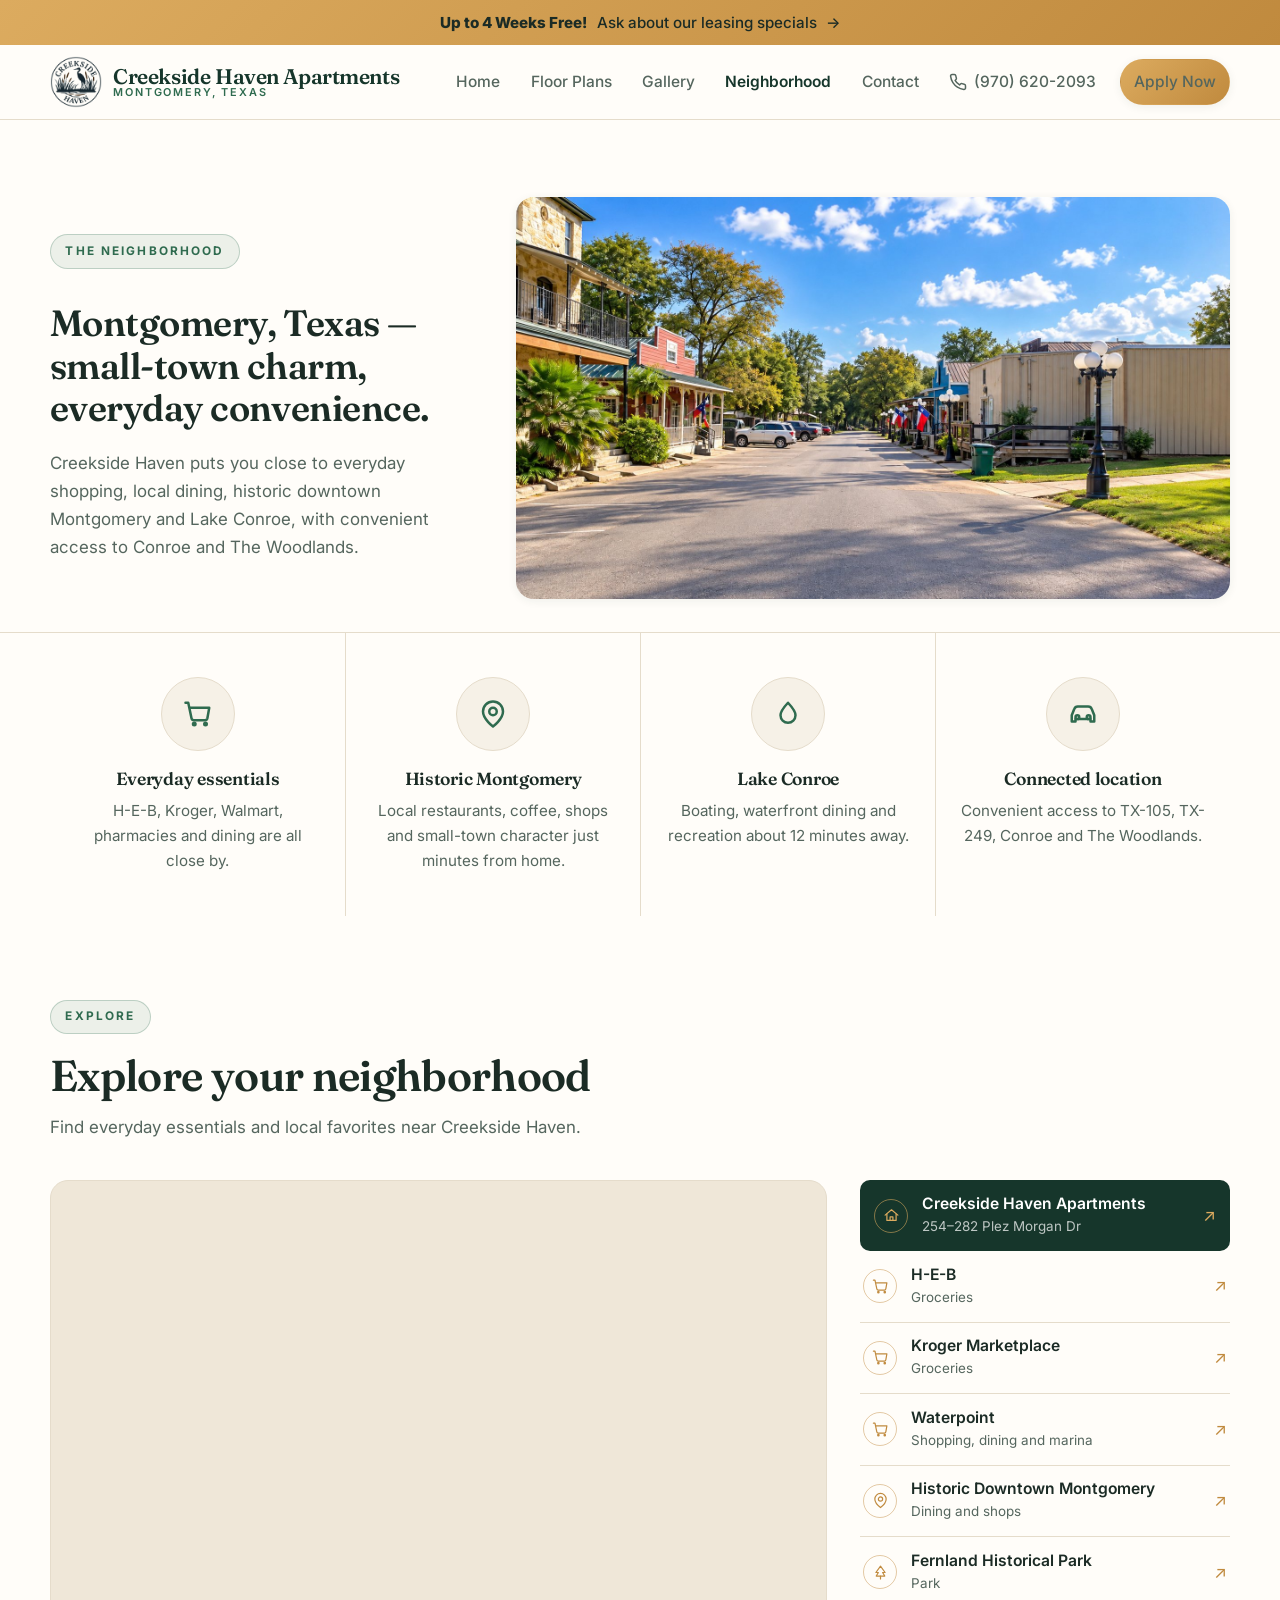
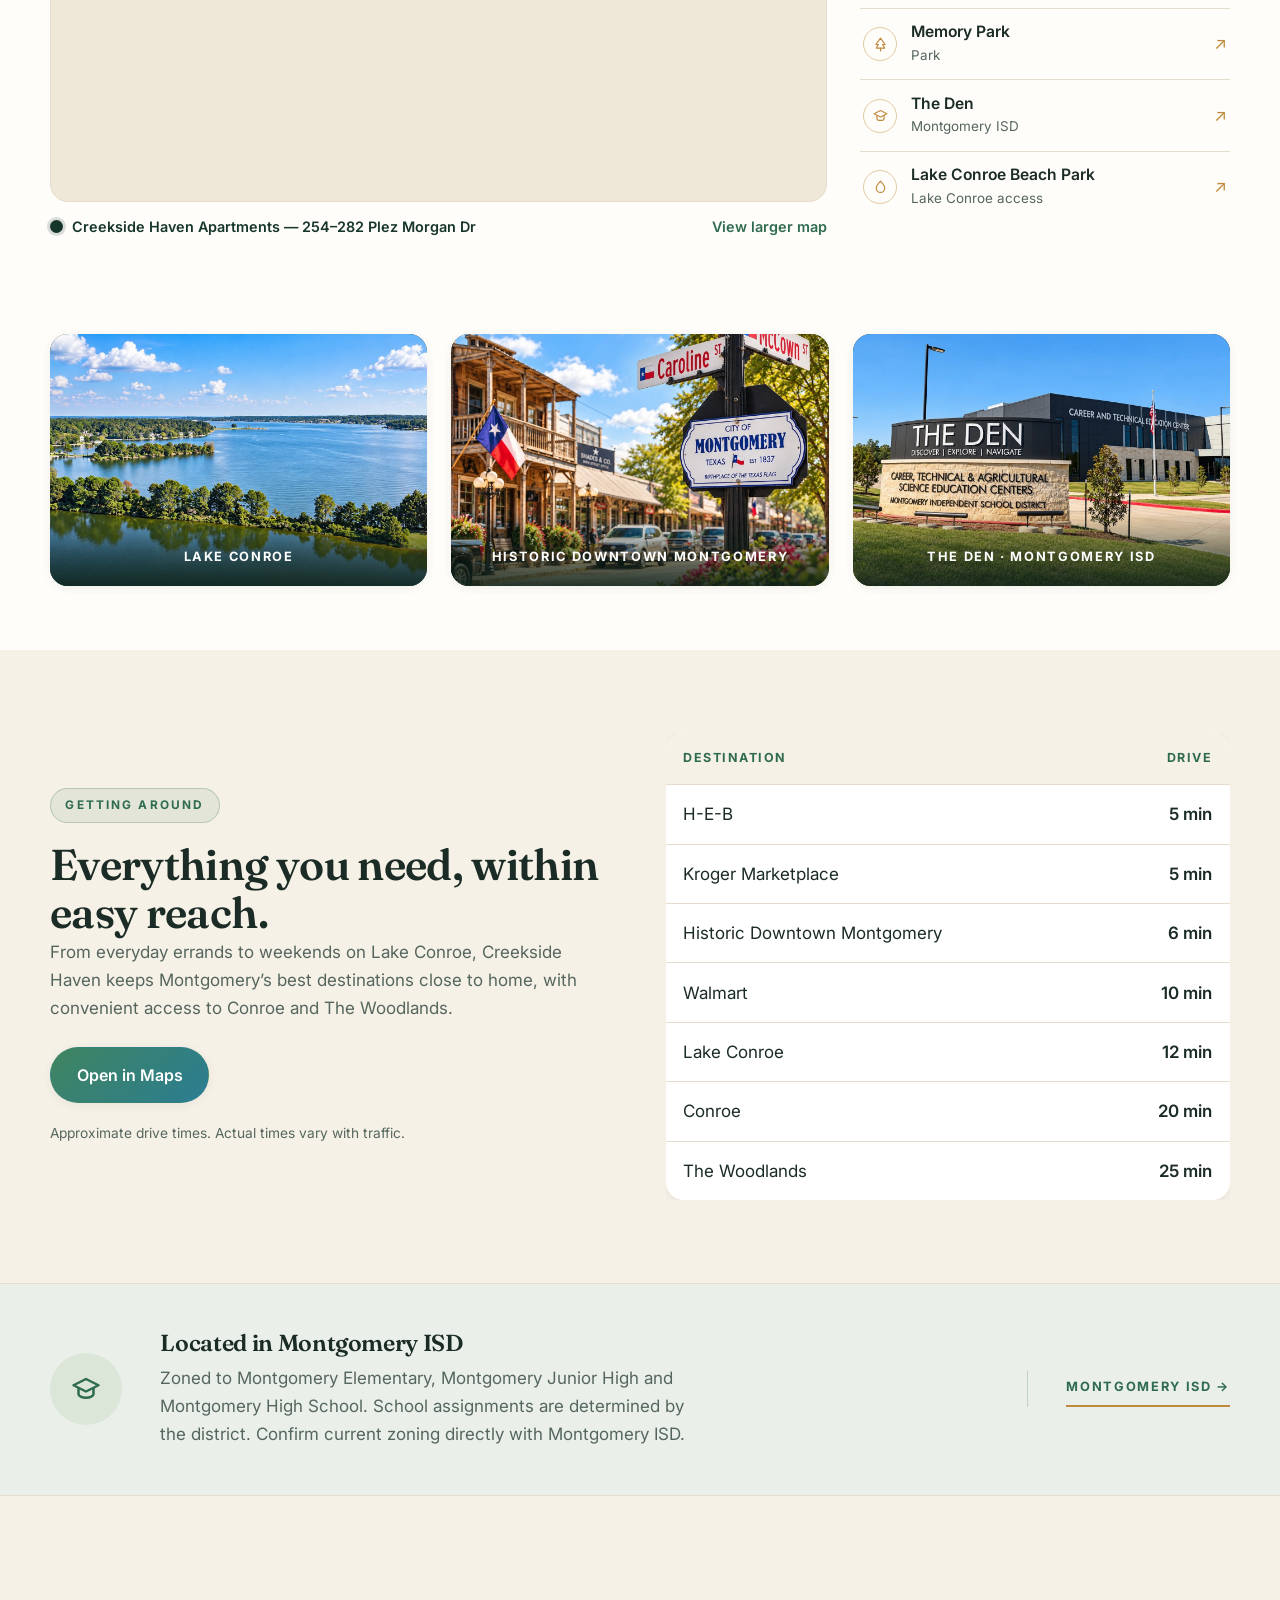
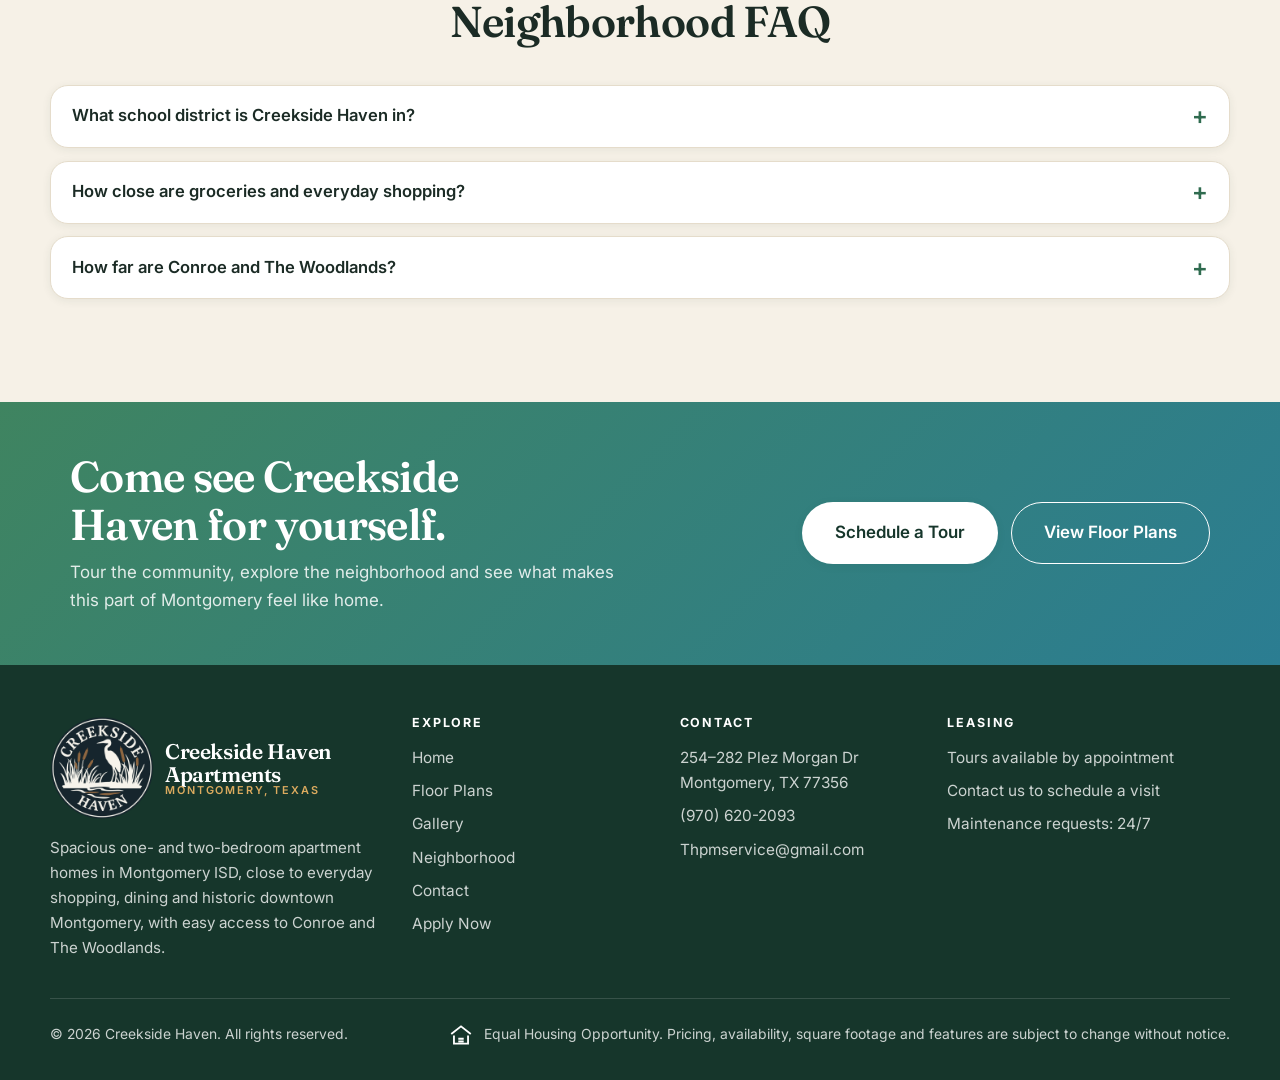
<file: neighborhood.html>
<!DOCTYPE html>
<html lang="en">
<head>
  <meta charset="UTF-8" />
  <meta name="viewport" content="width=device-width, initial-scale=1.0" />
  <title>Neighborhood | Creekside Haven &mdash; Montgomery, TX Apartments</title>
  <meta name="description" content="Life around Creekside Haven in Montgomery, TX: Montgomery ISD, H-E-B and Kroger minutes away, historic downtown, Lake Conroe, Conroe and The Woodlands." />
  <meta name="theme-color" content="#16362b" />
  <link rel="canonical" href="https://creeksidehavenapts.com/neighborhood.html" />
  <link rel="icon" href="assets/favicon.svg" type="image/svg+xml" />
  <link rel="apple-touch-icon" href="assets/apple-touch-icon.png" />
  <meta property="og:site_name" content="Creekside Haven" />
  <meta property="og:title" content="Neighborhood | Creekside Haven &mdash; Montgomery, TX Apartments" />
  <meta property="og:description" content="Life around Creekside Haven in Montgomery, TX: Montgomery ISD, H-E-B and Kroger minutes away, historic downtown, Lake Conroe, Conroe and The Woodlands." />
  <meta property="og:type" content="website" />
  <meta property="og:image" content="https://creeksidehavenapts.com/assets/share-og.jpg" />
  <meta property="og:image:width" content="1200" />
  <meta property="og:image:height" content="630" />
  <meta property="og:image:alt" content="The Creekside Haven entrance sign at sunset, with the community behind it" />
  <meta name="twitter:card" content="summary_large_image" />
  <meta property="og:url" content="https://creeksidehavenapts.com/neighborhood.html" />
  <link rel="preconnect" href="https://fonts.googleapis.com" />
  <link rel="preconnect" href="https://fonts.gstatic.com" crossorigin />
  <link href="https://fonts.googleapis.com/css2?family=Fraunces:opsz,wght@9..144,500;9..144,600;9..144,700&family=Inter:wght@400;500;600;700&display=swap" rel="stylesheet" />
  <link rel="stylesheet" href="css/site.css" />
  <!-- Google Analytics (GA4). Loaded async so it never blocks the page. -->
  <script async src="https://www.googletagmanager.com/gtag/js?id=G-PY15QV11W2"></script>
  <script>
    window.dataLayer = window.dataLayer || [];
    function gtag(){dataLayer.push(arguments);}
    gtag('js', new Date());
    gtag('config', 'G-PY15QV11W2');
  </script>
</head>
<body>
  <a class="skip-link" href="#main">Skip to content</a>
  <a class="promo-bar" href="contact.html">
    <strong>Up to 4 Weeks Free!</strong>
    <span>Ask about our leasing specials</span>
    <span class="promo-bar__go" aria-hidden="true">&rarr;</span>
  </a>
  <header class="site-header" id="top">
    <div class="container nav-bar">
      <a class="brand" href="/" aria-label="Creekside Haven home">
        <img class="brand-mark" src="assets/logo.png" width="52" height="52" alt="Creekside Haven" />
        <span class="brand-text">
          <span class="brand-name">Creekside Haven Apartments</span>
          <span class="brand-sub">Montgomery, Texas</span>
        </span>
      </a>
      <button class="nav-toggle" aria-label="Toggle menu" aria-expanded="false" aria-controls="nav"><span></span></button>
      <nav class="nav" id="nav" aria-label="Main">
        <a href="/">Home</a>
        <a href="floor-plans.html">Floor Plans</a>
        <a href="gallery.html">Gallery</a>
        <a href="neighborhood.html" class="active">Neighborhood</a>
        <a href="contact.html">Contact</a>
        <a class="nav-phone" href="tel:+19706202093"><svg class="ico" viewBox="0 0 24 24" fill="none" stroke="currentColor" stroke-width="2" stroke-linecap="round" stroke-linejoin="round" aria-hidden="true"><path d="M22 16.9v3a2 2 0 0 1-2.2 2 19.8 19.8 0 0 1-8.6-3.1 19.5 19.5 0 0 1-6-6A19.8 19.8 0 0 1 2.1 4.2 2 2 0 0 1 4.1 2h3a2 2 0 0 1 2 1.7c.1 1 .4 2 .7 2.9a2 2 0 0 1-.5 2.1L8.1 9.9a16 16 0 0 0 6 6l1.2-1.2a2 2 0 0 1 2.1-.5c.9.3 1.9.6 2.9.7a2 2 0 0 1 1.7 2z"/></svg>(970) 620-2093</a>
        <a class="btn btn-primary btn-sm" href="apply.html">Apply Now</a>
      </nav>
    </div>
  </header>
  <main id="main">
    <section class="nb-hero">
      <div class="container nb-hero__grid">
        <div class="nb-hero__text">
          <span class="eyebrow dark">The neighborhood</span>
          <h1>Montgomery, Texas&nbsp;&mdash; <br />small&#8209;town charm, <br />everyday convenience.</h1>
          <p>Creekside Haven puts you close to everyday shopping, local dining, historic
             downtown Montgomery and Lake Conroe, with convenient access to Conroe and The
             Woodlands.</p>
        </div>
        <figure class="nb-hero__figure"><img class="" src="assets/nb-downtown.jpg" width="1600" height="900" loading="eager" decoding="async" alt="A street in historic downtown Montgomery on a clear day: a stone building with a first-floor balcony and palms, timber storefronts and Texas flags down one side, cars parked at the kerb and live oaks closing the far end" /></figure>
      </div>
    </section>

    <section class="nb-highlights-band">
      <div class="container">
        <ul class="nb-highlights">
          <li class="reveal">
            <span class="dot"><svg class="" viewBox="0 0 24 24" fill="none" stroke="currentColor" stroke-width="2" stroke-linecap="round" stroke-linejoin="round" aria-hidden="true"><circle cx="9" cy="20" r="1"/><circle cx="18" cy="20" r="1"/><path d="M2 3h2.2l2.6 12.4A2 2 0 0 0 8.8 17h8.7a2 2 0 0 0 2-1.6L21 7H5"/></svg></span>
            <h3>Everyday essentials</h3>
            <p>H-E-B, Kroger, Walmart, pharmacies and dining are all close by.</p>
          </li>
          <li class="reveal">
            <span class="dot"><svg class="" viewBox="0 0 24 24" fill="none" stroke="currentColor" stroke-width="2" stroke-linecap="round" stroke-linejoin="round" aria-hidden="true"><path d="M20 10c0 6-8 12-8 12s-8-6-8-12a8 8 0 0 1 16 0z"/><circle cx="12" cy="10" r="3"/></svg></span>
            <h3>Historic Montgomery</h3>
            <p>Local restaurants, coffee, shops and small-town character just minutes from home.</p>
          </li>
          <li class="reveal">
            <span class="dot"><svg class="" viewBox="0 0 24 24" fill="none" stroke="currentColor" stroke-width="2" stroke-linecap="round" stroke-linejoin="round" aria-hidden="true"><path d="M12 3s6 6.4 6 10a6 6 0 0 1-12 0c0-3.6 6-10 6-10z"/></svg></span>
            <h3>Lake Conroe</h3>
            <p>Boating, waterfront dining and recreation about 12 minutes away.</p>
          </li>
          <li class="reveal">
            <span class="dot"><svg class="" viewBox="0 0 24 24" fill="none" stroke="currentColor" stroke-width="2" stroke-linecap="round" stroke-linejoin="round" aria-hidden="true"><path d="M3 13l2-5a3 3 0 0 1 2.8-2h8.4A3 3 0 0 1 19 8l2 5v5h-3v-2H6v2H3z"/><circle cx="7.5" cy="14.5" r="1.5"/><circle cx="16.5" cy="14.5" r="1.5"/></svg></span>
            <h3>Connected location</h3>
            <p>Convenient access to TX-105, TX-249, Conroe and The Woodlands.</p>
          </li>
        </ul>
      </div>
    </section>


    <section class="section nb-map" id="explore">
      <div class="container">
        <div class="section-head">
          <span class="eyebrow dark">Explore</span>
          <h2>Explore your neighborhood</h2>
          <p>Find everyday essentials and local favorites near Creekside Haven.</p>
        </div>
        <div class="nb-map__grid">
          <div class="nb-map__frame">
            <div class="nb-map__clip">
              <iframe src="https://www.google.com/maps/d/embed?mid=1NbMYFEyl_6s14SiXFByccsJb3_L3how&amp;ehbc=16362B"
                      title="Map of Creekside Haven Apartments and nearby destinations in Montgomery, Texas"
                      loading="lazy" referrerpolicy="no-referrer-when-downgrade"></iframe>
            </div>
            <p class="nb-map__legend"><span class="nb-map__legend-pin" aria-hidden="true"></span>Creekside
              Haven Apartments &mdash; 254&ndash;282 Plez Morgan Dr
              <a class="nb-map__larger" href="https://www.google.com/maps/d/viewer?mid=1NbMYFEyl_6s14SiXFByccsJb3_L3how"
                 target="_blank" rel="noopener">View larger map</a></p>
          </div>
          <div class="nb-map__aside">
            <ul class="nb-map__list">
            <li class="is-home">
              <a href="https://www.google.com/maps/search/?api=1&amp;query=Creekside+Haven+Apartments+254+Plez+Morgan+Dr+Montgomery+TX+77356"
                 target="_blank" rel="noopener">
                <span class="nb-map__ico"><svg viewBox="0 0 24 24" fill="none" stroke="currentColor" stroke-width="1.7" stroke-linecap="round" stroke-linejoin="round" aria-hidden="true"><path d="M3 11.5 12 4l9 7.5"/><path d="M5.5 10v9h13v-9"/><path d="M10 19v-5h4v5"/></svg></span>
                <span class="nb-map__body"><span class="nb-map__name">Creekside Haven Apartments</span><span class="nb-map__kind">254&ndash;282 Plez Morgan Dr</span></span>
                <span class="nb-map__go" aria-hidden="true">&#8599;</span>
                <span class="sr-only">Open Creekside Haven Apartments in Google Maps</span>
              </a>
            </li>
            <li>
              <a href="https://www.google.com/maps/search/?api=1&amp;query=H-E-B+Montgomery+TX"
                 target="_blank" rel="noopener">
                <span class="nb-map__ico"><svg viewBox="0 0 24 24" fill="none" stroke="currentColor" stroke-width="1.7" stroke-linecap="round" stroke-linejoin="round" aria-hidden="true"><circle cx="9" cy="20" r="1"/><circle cx="18" cy="20" r="1"/><path d="M2 3h2.2l2.6 12.4A2 2 0 0 0 8.8 17h8.7a2 2 0 0 0 2-1.6L21 7H5"/></svg></span>
                <span class="nb-map__body"><span class="nb-map__name">H-E-B</span><span class="nb-map__kind">Groceries</span></span>
                <span class="nb-map__go" aria-hidden="true">&#8599;</span>
                <span class="sr-only">Open H-E-B in Google Maps</span>
              </a>
            </li>
            <li>
              <a href="https://www.google.com/maps/search/?api=1&amp;query=Kroger+Marketplace+Montgomery+TX"
                 target="_blank" rel="noopener">
                <span class="nb-map__ico"><svg viewBox="0 0 24 24" fill="none" stroke="currentColor" stroke-width="1.7" stroke-linecap="round" stroke-linejoin="round" aria-hidden="true"><circle cx="9" cy="20" r="1"/><circle cx="18" cy="20" r="1"/><path d="M2 3h2.2l2.6 12.4A2 2 0 0 0 8.8 17h8.7a2 2 0 0 0 2-1.6L21 7H5"/></svg></span>
                <span class="nb-map__body"><span class="nb-map__name">Kroger Marketplace</span><span class="nb-map__kind">Groceries</span></span>
                <span class="nb-map__go" aria-hidden="true">&#8599;</span>
                <span class="sr-only">Open Kroger Marketplace in Google Maps</span>
              </a>
            </li>
            <li>
              <a href="https://www.google.com/maps/search/?api=1&amp;query=Waterpoint+Shopping+Center"
                 target="_blank" rel="noopener">
                <span class="nb-map__ico"><svg viewBox="0 0 24 24" fill="none" stroke="currentColor" stroke-width="1.7" stroke-linecap="round" stroke-linejoin="round" aria-hidden="true"><circle cx="9" cy="20" r="1"/><circle cx="18" cy="20" r="1"/><path d="M2 3h2.2l2.6 12.4A2 2 0 0 0 8.8 17h8.7a2 2 0 0 0 2-1.6L21 7H5"/></svg></span>
                <span class="nb-map__body"><span class="nb-map__name">Waterpoint</span><span class="nb-map__kind">Shopping, dining and marina</span></span>
                <span class="nb-map__go" aria-hidden="true">&#8599;</span>
                <span class="sr-only">Open Waterpoint in Google Maps</span>
              </a>
            </li>
            <li>
              <a href="https://www.google.com/maps/search/?api=1&amp;query=Historic+Downtown+Montgomery+TX"
                 target="_blank" rel="noopener">
                <span class="nb-map__ico"><svg viewBox="0 0 24 24" fill="none" stroke="currentColor" stroke-width="1.7" stroke-linecap="round" stroke-linejoin="round" aria-hidden="true"><path d="M20 10c0 6-8 12-8 12s-8-6-8-12a8 8 0 0 1 16 0z"/><circle cx="12" cy="10" r="3"/></svg></span>
                <span class="nb-map__body"><span class="nb-map__name">Historic Downtown Montgomery</span><span class="nb-map__kind">Dining and shops</span></span>
                <span class="nb-map__go" aria-hidden="true">&#8599;</span>
                <span class="sr-only">Open Historic Downtown Montgomery in Google Maps</span>
              </a>
            </li>
            <li>
              <a href="https://www.google.com/maps/search/?api=1&amp;query=Fernland+Historical+Park+Montgomery+TX"
                 target="_blank" rel="noopener">
                <span class="nb-map__ico"><svg viewBox="0 0 24 24" fill="none" stroke="currentColor" stroke-width="1.7" stroke-linecap="round" stroke-linejoin="round" aria-hidden="true"><path d="M12 3 5.5 12H9l-3 5h12l-3-5h3.5z"/><path d="M12 17v4"/></svg></span>
                <span class="nb-map__body"><span class="nb-map__name">Fernland Historical Park</span><span class="nb-map__kind">Park</span></span>
                <span class="nb-map__go" aria-hidden="true">&#8599;</span>
                <span class="sr-only">Open Fernland Historical Park in Google Maps</span>
              </a>
            </li>
            <li>
              <a href="https://www.google.com/maps/search/?api=1&amp;query=Memory+Park+Montgomery+TX"
                 target="_blank" rel="noopener">
                <span class="nb-map__ico"><svg viewBox="0 0 24 24" fill="none" stroke="currentColor" stroke-width="1.7" stroke-linecap="round" stroke-linejoin="round" aria-hidden="true"><path d="M12 3 5.5 12H9l-3 5h12l-3-5h3.5z"/><path d="M12 17v4"/></svg></span>
                <span class="nb-map__body"><span class="nb-map__name">Memory Park</span><span class="nb-map__kind">Park</span></span>
                <span class="nb-map__go" aria-hidden="true">&#8599;</span>
                <span class="sr-only">Open Memory Park in Google Maps</span>
              </a>
            </li>
            <li>
              <a href="https://www.google.com/maps/search/?api=1&amp;query=The+Den+Montgomery+ISD+Montgomery+TX"
                 target="_blank" rel="noopener">
                <span class="nb-map__ico"><svg viewBox="0 0 24 24" fill="none" stroke="currentColor" stroke-width="1.7" stroke-linecap="round" stroke-linejoin="round" aria-hidden="true"><path d="M3 9.5 12 5l9 4.5-9 4.5z"/><path d="M7 12v4.5c0 1.4 2.2 2.5 5 2.5s5-1.1 5-2.5V12"/></svg></span>
                <span class="nb-map__body"><span class="nb-map__name">The Den</span><span class="nb-map__kind">Montgomery ISD</span></span>
                <span class="nb-map__go" aria-hidden="true">&#8599;</span>
                <span class="sr-only">Open The Den in Google Maps</span>
              </a>
            </li>
            <li>
              <a href="https://www.google.com/maps/search/?api=1&amp;query=Lake+Conroe+Beach+Park"
                 target="_blank" rel="noopener">
                <span class="nb-map__ico"><svg viewBox="0 0 24 24" fill="none" stroke="currentColor" stroke-width="1.7" stroke-linecap="round" stroke-linejoin="round" aria-hidden="true"><path d="M12 3s6 6.4 6 10a6 6 0 0 1-12 0c0-3.6 6-10 6-10z"/></svg></span>
                <span class="nb-map__body"><span class="nb-map__name">Lake Conroe Beach Park</span><span class="nb-map__kind">Lake Conroe access</span></span>
                <span class="nb-map__go" aria-hidden="true">&#8599;</span>
                <span class="sr-only">Open Lake Conroe Beach Park in Google Maps</span>
              </a>
            </li>
            </ul>
          </div>
        </div>
      </div>
    </section>

    <section class="nb-strip">
        <figure><img class="" src="assets/nb-lake-conroe.jpg" width="1350" height="900" loading="lazy" decoding="async" alt="Lake Conroe from the air on a bright day: a pine-covered point reaching into open blue water, wooded shoreline and waterfront homes beyond" /><figcaption>Lake Conroe</figcaption></figure>
        <figure><img class="" src="assets/nb-downtown-card.jpg" width="1350" height="900" loading="lazy" decoding="async" alt="Historic downtown Montgomery on a clear day: timber storefronts with a first-floor balcony and a Texas flag, street lamps and planters along the kerb, and a City of Montgomery plaque reading Texas, est. 1837, Birthplace of the Texas Flag at the corner of Caroline and McCown streets" /><figcaption>Historic Downtown Montgomery</figcaption></figure>
        <figure><img class="" src="assets/nb-the-den.jpg" width="1350" height="900" loading="lazy" decoding="async" alt="The Den, Montgomery ISD's career and technical education campus: a low stone monument sign reading The Den &mdash; Discover, Explore, Navigate &mdash; above the words Career, Technical &amp; Agricultural Science Education Centers, with a dark modern building lettered Career and Technical Education Center behind it, young trees and a flagpole on a clear day" /><figcaption>The Den &middot; Montgomery ISD</figcaption></figure>
    </section>

    <section class="section sand" id="getting-around">
      <div class="container split">
        <div>
          <span class="eyebrow dark">Getting around</span>
          <h2>Everything you need, within easy reach.</h2>
          <p class="muted">From everyday errands to weekends on Lake Conroe, Creekside Haven
            keeps Montgomery&rsquo;s best destinations close to home, with convenient access to
            Conroe and The Woodlands.</p>
          <div class="btn-row" style="margin-top:1.6rem">
            <a class="btn btn-moss" href="https://www.google.com/maps/search/?api=1&query=Creekside+Haven+Plez+Morgan+Dr+Montgomery+TX+77356" target="_blank" rel="noopener">Open in Maps</a>
          </div>
          <p class="muted" style="font-size:.86rem;margin-top:1.2rem">Approximate drive times.
            Actual times vary with traffic.</p>
        </div>
        <div class="table-scroll">
          <table class="drive-table">
            <thead><tr><th>Destination</th><th>Drive</th></tr></thead>
            <tbody>
            <tr><td>H-E-B</td><td>5 min</td></tr>
            <tr><td>Kroger Marketplace</td><td>5 min</td></tr>
            <tr><td>Historic Downtown Montgomery</td><td>6 min</td></tr>
            <tr><td>Walmart</td><td>10 min</td></tr>
            <tr><td>Lake Conroe</td><td>12 min</td></tr>
            <tr><td>Conroe</td><td>20 min</td></tr>
            <tr><td>The Woodlands</td><td>25 min</td></tr>
            </tbody>
          </table>
        </div>
      </div>
    </section>

    <section class="nb-isd">
      <div class="container">
        <span class="dot"><svg class="" viewBox="0 0 24 24" fill="none" stroke="currentColor" stroke-width="2" stroke-linecap="round" stroke-linejoin="round" aria-hidden="true"><path d="M22 9 12 4 2 9l10 5 10-5z"/><path d="M6 11.5V16c0 1.7 2.7 3 6 3s6-1.3 6-3v-4.5"/></svg></span>
        <div>
          <h3>Located in Montgomery ISD</h3>
          <p>Zoned to Montgomery Elementary, Montgomery Junior High and Montgomery High
            School. School assignments are determined by the district. Confirm current zoning
            directly with Montgomery ISD.</p>
        </div>
        <div class="nb-isd__link"><a href="https://www.misd.org/" target="_blank"
          rel="noopener noreferrer">Montgomery ISD <span aria-hidden="true">&rarr;</span></a></div>
      </div>
    </section>

    <section class="section sand nb-faq">
      <div class="container">
        <div class="section-head center"><h2>Neighborhood FAQ</h2></div>
      <div class="faq">
        <details><summary>What school district is Creekside Haven in?</summary><p>Creekside Haven is located in Montgomery ISD and is currently zoned to Montgomery Elementary, Montgomery Junior High and Montgomery High School. School assignments are determined by the district, so confirm current zoning directly with Montgomery ISD.</p></details>
        <details><summary>How close are groceries and everyday shopping?</summary><p>H-E-B is about five minutes away, with Kroger Marketplace, Walmart, pharmacies, banks and other everyday shopping nearby.</p></details>
        <details><summary>How far are Conroe and The Woodlands?</summary><p>Conroe is approximately 20 minutes away, while The Woodlands is approximately 25 minutes away. Drive times vary with traffic.</p></details>
      </div>
      </div>
    </section>

    <section class="cta-band">
      <div class="container">
        <div>
          <h2>Come see Creekside Haven for yourself.</h2>
          <p>Tour the community, explore the neighborhood and see what makes this part of
            Montgomery feel like home.</p>
        </div>
        <div class="btn-row">
          <a class="btn btn-light btn-lg" href="contact.html">Schedule a Tour</a>
          <a class="btn btn-ghost btn-lg" href="floor-plans.html">View Floor Plans</a>
        </div>
      </div>
    </section>
  </main>

  <footer class="site-footer">
    <div class="container">
      <div class="footer-grid">
        <div class="footer-brand">
          <a class="brand" href="/" aria-label="Creekside Haven home">
            <img class="brand-seal" src="assets/logo-reverse.png" width="104" height="104" alt="Creekside Haven" />
            <span class="brand-text">
              <span class="brand-name">Creekside Haven Apartments</span>
              <span class="brand-sub">Montgomery, Texas</span>
            </span>
          </a>
          <p>Spacious one- and two-bedroom apartment homes in Montgomery ISD, close to everyday shopping, dining and historic downtown Montgomery, with easy access to Conroe and The Woodlands.</p>
        </div>
        <div>
          <h4>Explore</h4>
          <ul>
          <li><a href="/">Home</a></li>
          <li><a href="floor-plans.html">Floor Plans</a></li>
          <li><a href="gallery.html">Gallery</a></li>
          <li><a href="neighborhood.html">Neighborhood</a></li>
          <li><a href="contact.html">Contact</a></li>
            <li><a href="apply.html">Apply Now</a></li>
          </ul>
        </div>
        <div>
          <h4>Contact</h4>
          <ul>
            <li><a href="https://www.google.com/maps/search/?api=1&query=Creekside+Haven+Plez+Morgan+Dr+Montgomery+TX+77356" target="_blank" rel="noopener">254–282 Plez Morgan Dr<br />Montgomery, TX 77356</a></li>
            <li><a href="tel:+19706202093">(970) 620-2093</a></li>
            <li><a href="mailto:Thpmservice@gmail.com">Thpmservice@gmail.com</a></li>
          </ul>
        </div>
        <div>
          <h4>Leasing</h4>
          <ul>
            <li>Tours available by appointment</li>
            <li>Contact us to schedule a visit</li>
            <li>Maintenance requests: 24/7</li>
          </ul>
        </div>
      </div>
      <div class="footer-bottom">
        <span>&copy; <span data-year>2026</span> Creekside Haven. All rights reserved.</span>
        <span class="eho"><svg viewBox="0 0 24 24" role="img" aria-label="Equal Housing Opportunity" fill="none" stroke="currentColor" stroke-width="1.7"><path d="M3 11 12 4l9 7"/><path d="M5.5 12.5V20h13v-7.5"/><path d="M9.5 15.5h5M9.5 18h5"/></svg> <span>Equal Housing Opportunity. Pricing, availability,
          square footage and features are subject to change without notice.</span></span>
      </div>
    </div>
  </footer>

  <script src="js/site.js"></script>
</body>
</html>
</file>
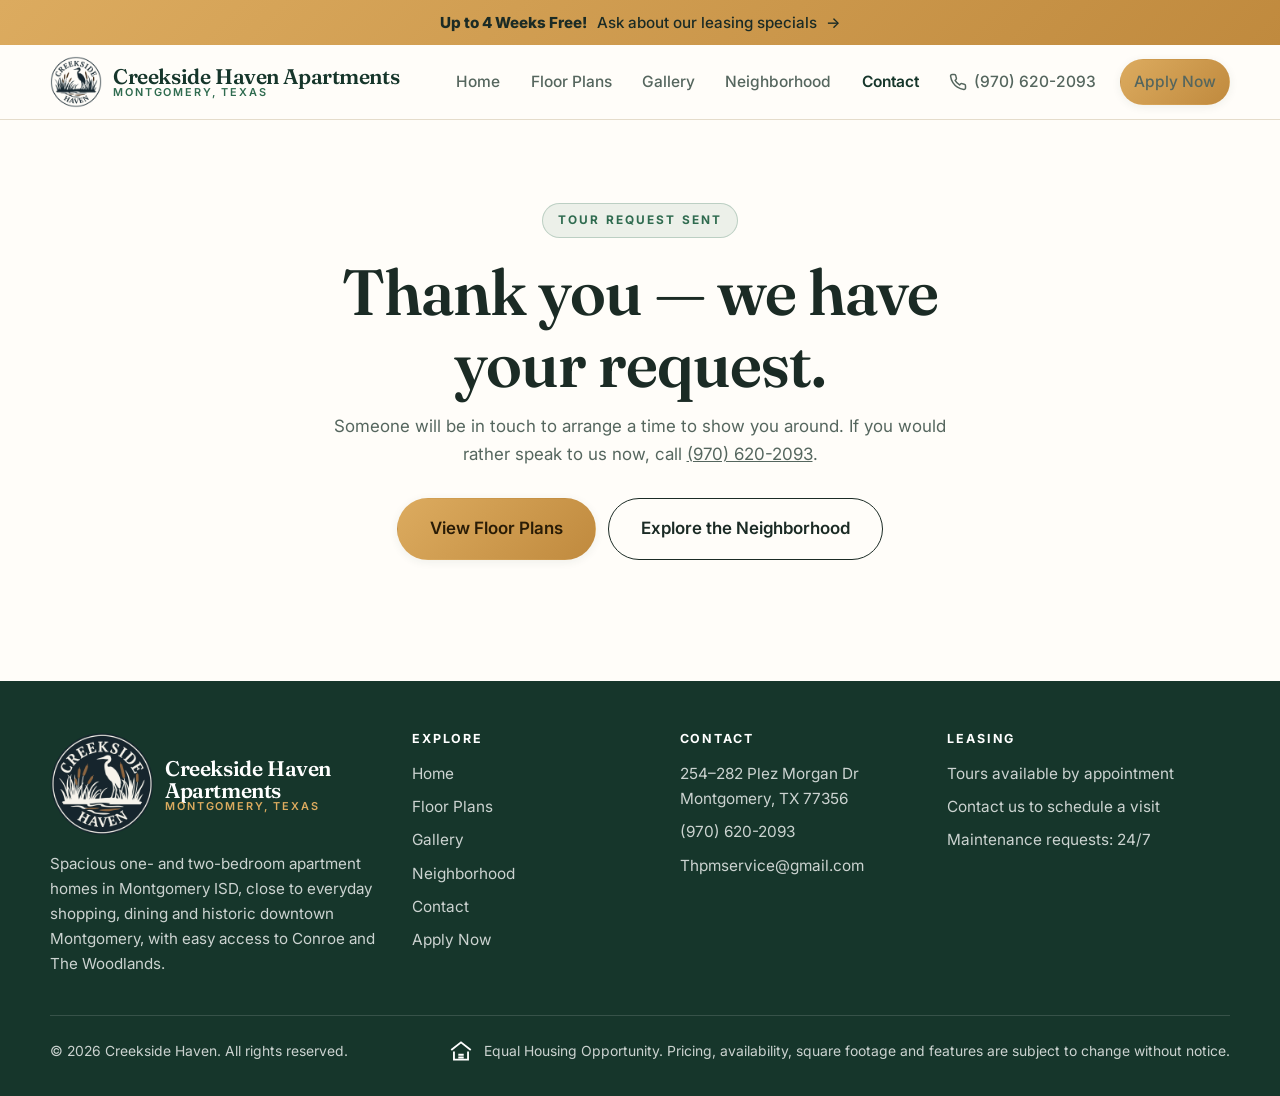
<file: thank-you.html>
<!DOCTYPE html>
<html lang="en">
<head>
  <meta charset="UTF-8" />
  <meta name="viewport" content="width=device-width, initial-scale=1.0" />
  <title>Thank You | Creekside Haven Apartments &mdash; Montgomery, TX</title>
  <meta name="description" content="Your tour request has been sent to Creekside Haven Apartments in Montgomery, TX." />
  <meta name="robots" content="noindex, follow" />
  <meta name="theme-color" content="#16362b" />
  <link rel="canonical" href="https://creeksidehavenapts.com/thank-you.html" />
  <link rel="icon" href="assets/favicon.svg" type="image/svg+xml" />
  <link rel="apple-touch-icon" href="assets/apple-touch-icon.png" />
  <meta property="og:site_name" content="Creekside Haven" />
  <meta property="og:title" content="Thank You | Creekside Haven Apartments" />
  <meta property="og:description" content="Your tour request has been sent to Creekside Haven Apartments in Montgomery, TX." />
  <meta property="og:type" content="website" />
  <meta property="og:image" content="https://creeksidehavenapts.com/assets/share-og.jpg" />
  <meta property="og:image:width" content="1200" />
  <meta property="og:image:height" content="630" />
  <meta property="og:image:alt" content="The Creekside Haven entrance sign at sunset, with the community behind it" />
  <meta name="twitter:card" content="summary_large_image" />
  <meta property="og:url" content="https://creeksidehavenapts.com/thank-you.html" />
  <link rel="preconnect" href="https://fonts.googleapis.com" />
  <link rel="preconnect" href="https://fonts.gstatic.com" crossorigin />
  <link href="https://fonts.googleapis.com/css2?family=Fraunces:opsz,wght@9..144,500;9..144,600;9..144,700&family=Inter:wght@400;500;600;700&display=swap" rel="stylesheet" />
  <link rel="stylesheet" href="css/site.css" />
  <!-- Google Analytics (GA4). Loaded async so it never blocks the page. -->
  <script async src="https://www.googletagmanager.com/gtag/js?id=G-PY15QV11W2"></script>
  <script>
    window.dataLayer = window.dataLayer || [];
    function gtag(){dataLayer.push(arguments);}
    gtag('js', new Date());
    gtag('config', 'G-PY15QV11W2');
  </script>
</head>
<body>
  <a class="skip-link" href="#main">Skip to content</a>
  <a class="promo-bar" href="contact.html">
    <strong>Up to 4 Weeks Free!</strong>
    <span>Ask about our leasing specials</span>
    <span class="promo-bar__go" aria-hidden="true">&rarr;</span>
  </a>
  <header class="site-header" id="top">
    <div class="container nav-bar">
      <a class="brand" href="/" aria-label="Creekside Haven home">
        <img class="brand-mark" src="assets/logo.png" width="52" height="52" alt="Creekside Haven" />
        <span class="brand-text">
          <span class="brand-name">Creekside Haven Apartments</span>
          <span class="brand-sub">Montgomery, Texas</span>
        </span>
      </a>
      <button class="nav-toggle" aria-label="Toggle menu" aria-expanded="false" aria-controls="nav"><span></span></button>
      <nav class="nav" id="nav" aria-label="Main">
        <a href="/">Home</a>
        <a href="floor-plans.html">Floor Plans</a>
        <a href="gallery.html">Gallery</a>
        <a href="neighborhood.html">Neighborhood</a>
        <a href="contact.html" class="active">Contact</a>
        <a class="nav-phone" href="tel:+19706202093"><svg class="ico" viewBox="0 0 24 24" fill="none" stroke="currentColor" stroke-width="2" stroke-linecap="round" stroke-linejoin="round" aria-hidden="true"><path d="M22 16.9v3a2 2 0 0 1-2.2 2 19.8 19.8 0 0 1-8.6-3.1 19.5 19.5 0 0 1-6-6A19.8 19.8 0 0 1 2.1 4.2 2 2 0 0 1 4.1 2h3a2 2 0 0 1 2 1.7c.1 1 .4 2 .7 2.9a2 2 0 0 1-.5 2.1L8.1 9.9a16 16 0 0 0 6 6l1.2-1.2a2 2 0 0 1 2.1-.5c.9.3 1.9.6 2.9.7a2 2 0 0 1 1.7 2z"/></svg>(970) 620-2093</a>
        <a class="btn btn-primary btn-sm" href="apply.html">Apply Now</a>
      </nav>
    </div>
  </header>
  <main id="main">
    <section class="section">
      <div class="container">
        <div class="section-head center" style="max-width:40rem">
          <span class="eyebrow dark">Tour request sent</span>
          <h1>Thank you &mdash; we have your request.</h1>
          <p>Someone will be in touch to arrange a time to show you around. If you would
             rather speak to us now, call <a href="tel:+19706202093">(970)&nbsp;620-2093</a>.</p>
          <div class="btn-row" style="justify-content:center;margin-top:1.8rem">
            <a class="btn btn-primary btn-lg" href="floor-plans.html">View Floor Plans</a>
            <a class="btn btn-ghost btn-lg" href="neighborhood.html">Explore the Neighborhood</a>
          </div>
        </div>
      </div>
    </section>
  </main>

  <footer class="site-footer">
    <div class="container">
      <div class="footer-grid">
        <div class="footer-brand">
          <a class="brand" href="/" aria-label="Creekside Haven home">
            <img class="brand-seal" src="assets/logo-reverse.png" width="104" height="104" alt="Creekside Haven" />
            <span class="brand-text">
              <span class="brand-name">Creekside Haven Apartments</span>
              <span class="brand-sub">Montgomery, Texas</span>
            </span>
          </a>
          <p>Spacious one- and two-bedroom apartment homes in Montgomery ISD, close to everyday shopping, dining and historic downtown Montgomery, with easy access to Conroe and The Woodlands.</p>
        </div>
        <div>
          <h4>Explore</h4>
          <ul>
          <li><a href="/">Home</a></li>
          <li><a href="floor-plans.html">Floor Plans</a></li>
          <li><a href="gallery.html">Gallery</a></li>
          <li><a href="neighborhood.html">Neighborhood</a></li>
          <li><a href="contact.html">Contact</a></li>
            <li><a href="apply.html">Apply Now</a></li>
          </ul>
        </div>
        <div>
          <h4>Contact</h4>
          <ul>
            <li><a href="https://www.google.com/maps/search/?api=1&query=Creekside+Haven+Plez+Morgan+Dr+Montgomery+TX+77356" target="_blank" rel="noopener">254–282 Plez Morgan Dr<br />Montgomery, TX 77356</a></li>
            <li><a href="tel:+19706202093">(970) 620-2093</a></li>
            <li><a href="mailto:Thpmservice@gmail.com">Thpmservice@gmail.com</a></li>
          </ul>
        </div>
        <div>
          <h4>Leasing</h4>
          <ul>
            <li>Tours available by appointment</li>
            <li>Contact us to schedule a visit</li>
            <li>Maintenance requests: 24/7</li>
          </ul>
        </div>
      </div>
      <div class="footer-bottom">
        <span>&copy; <span data-year>2026</span> Creekside Haven. All rights reserved.</span>
        <span class="eho"><svg viewBox="0 0 24 24" role="img" aria-label="Equal Housing Opportunity" fill="none" stroke="currentColor" stroke-width="1.7"><path d="M3 11 12 4l9 7"/><path d="M5.5 12.5V20h13v-7.5"/><path d="M9.5 15.5h5M9.5 18h5"/></svg> <span>Equal Housing Opportunity. Pricing, availability,
          square footage and features are subject to change without notice.</span></span>
      </div>
    </div>
  </footer>

  <script>
    /* The lead is counted here rather than on the contact page. The form
       redirects only after the response body confirms a delivered submission,
       so reaching this page is the proof -- and counting it on arrival cannot
       be lost to the navigation the way an event fired just before it can. */
    (function () {
      if (typeof window.gtag === "function") {
        window.gtag("event", "tour_request", { form_id: "tour-form" });
      }
    })();
  </script>
  <script src="js/site.js"></script>
</body>
</html>
</file>
<file: css/site.css>
/* ==========================================================================
   Creekside Haven — Design System & Styles
   New-construction apartment homes | Montgomery, Texas
   Static site: no build step, no dependencies.
   ========================================================================== */

/* ------------------------------- Tokens -------------------------------- */
:root {
  /* Brand palette — creekside / Piney Woods */
  --forest: #16362b;
  --forest-2: #1e4a3a;
  --moss: #2f6b4f;
  --moss-2: #3f8460;
  --sage: #8aa894;
  --creek: #2b7d92;
  --creek-2: #3f9bb0;
  --brass: #c08a3e;
  --brass-2: #dcab5f;
  --sand: #f6f1e7;
  --sand-2: #efe7d8;
  --cream: #fffdf9;
  --white: #ffffff;
  --line: #e5dccb;
  --ink: #1b2b25;
  --ink-soft: #55665e;

  /* Functional */
  --bg: var(--cream);
  --text: var(--ink);
  --muted: var(--ink-soft);

  /* Type */
  --font-display: "Fraunces", "Iowan Old Style", Georgia, serif;
  --font-body: "Inter", system-ui, -apple-system, "Segoe UI", Roboto, sans-serif;

  /* Layout */
  --container: 1180px;
  --radius-sm: 10px;
  --radius: 18px;
  --radius-lg: 30px;
  --shadow-sm: 0 2px 10px rgba(22, 54, 43, .07);
  --shadow: 0 16px 44px rgba(22, 54, 43, .13);
  --shadow-lg: 0 34px 80px rgba(22, 54, 43, .2);
  --ring: 0 0 0 4px rgba(43, 125, 146, .25);

  /* One quiet green. It ends on --forest-2, which is also the fact strip's
     background, so the two meet with no visible seam. The gold and teal
     radial glows that used to sit on top of this are gone. */
  --grad-hero: linear-gradient(180deg, #143022 0%, #1a4030 58%, #1e4a3a 100%);
  --grad-brass: linear-gradient(135deg, var(--brass-2) 0%, var(--brass) 100%);
  --grad-moss: linear-gradient(135deg, var(--moss-2) 0%, var(--creek) 100%);
}

/* ------------------------------- Reset --------------------------------- */
*, *::before, *::after { box-sizing: border-box; }
* { margin: 0; }
html { scroll-behavior: smooth; -webkit-text-size-adjust: 100%; }
body {
  font-family: var(--font-body);
  color: var(--text);
  background: var(--bg);
  line-height: 1.65;
  font-size: 1.0625rem;
  -webkit-font-smoothing: antialiased;
  overflow-x: hidden;
}
img, svg, video { display: block; max-width: 100%; }
a { color: inherit; }
button, input, select, textarea { font: inherit; color: inherit; }
:focus-visible { outline: 3px solid var(--creek-2); outline-offset: 2px; }

h1, h2, h3, h4 {
  font-family: var(--font-display);
  line-height: 1.12;
  letter-spacing: -.015em;
  font-weight: 600;
}
h1 { font-size: clamp(2.3rem, 5.4vw, 4rem); }
h2 { font-size: clamp(1.85rem, 3.6vw, 2.7rem); }
h3 { font-size: clamp(1.2rem, 2vw, 1.45rem); }
p + p { margin-top: .9rem; }

.container { width: min(100% - 2.5rem, var(--container)); margin-inline: auto; }
.center { text-align: center; }
.muted { color: var(--muted); }
.sr-only {
  position: absolute; width: 1px; height: 1px; padding: 0; overflow: hidden;
  clip: rect(0 0 0 0); white-space: nowrap; border: 0;
}
.skip-link {
  position: absolute; left: 1rem; top: -4rem; z-index: 200;
  background: var(--white); color: var(--forest); padding: .7rem 1.1rem;
  border-radius: 0 0 var(--radius-sm) var(--radius-sm); font-weight: 600;
  transition: top .2s ease;
}
.skip-link:focus { top: 0; }

/* ------------------------------ Buttons -------------------------------- */
.btn {
  --btn-bg: var(--forest);
  --btn-fg: #fff;
  display: inline-flex; align-items: center; justify-content: center; gap: .55rem;
  background: var(--btn-bg); color: var(--btn-fg);
  border: 1px solid transparent; border-radius: 999px;
  padding: .85rem 1.6rem; font-weight: 600; font-size: 1rem;
  text-decoration: none; cursor: pointer;
  box-shadow: var(--shadow-sm);
  transition: transform .18s ease, box-shadow .18s ease, background .18s ease, color .18s ease;
}
.btn:hover { transform: translateY(-2px); box-shadow: var(--shadow); }
.btn:active { transform: translateY(0); }
.btn-primary { background: var(--grad-brass); color: #2a1c06; }
.btn-moss { background: var(--grad-moss); color: #fff; }
.btn-ghost { background: transparent; color: inherit; border-color: currentColor; box-shadow: none; }
.btn-ghost:hover { background: rgba(255,255,255,.12); }
.btn-light { background: #fff; color: var(--forest); }
.btn-sm { padding: .6rem 1.15rem; font-size: .93rem; }
.btn-lg { padding: 1rem 2rem; font-size: 1.06rem; }
.btn-row { display: flex; flex-wrap: wrap; gap: .8rem; }

/* ------------------------------- Header -------------------------------- */
/* Leasing special. Sits above the sticky header rather than inside it, so it
   scrolls away once read and does not eat height on every screen. The whole
   bar is the link: a concession is the reason someone calls, so the target
   should be larger than a few words of it. */
.promo-bar {
  display: flex; align-items: center; justify-content: center;
  flex-wrap: wrap; gap: .25rem .6rem;
  background: var(--grad-brass); color: var(--ink);
  padding: .62rem 1.25rem; text-align: center;
  font-size: .95rem; text-decoration: none;
}
.promo-bar strong { font-weight: 800; }
.promo-bar span { font-weight: 500; }
.promo-bar__go { transition: transform .2s ease; }
.promo-bar:hover .promo-bar__go,
.promo-bar:focus-visible .promo-bar__go { transform: translateX(3px); }
@media (max-width: 480px) { .promo-bar { font-size: .85rem; padding: .55rem 1rem; } }

.site-header {
  position: sticky; top: 0; z-index: 100;
  background: rgba(255, 253, 249, .92);
  backdrop-filter: blur(10px);
  border-bottom: 1px solid var(--line);
}
.nav-bar { display: flex; align-items: center; gap: 1rem; padding: .7rem 0; }
.brand { display: flex; align-items: center; gap: .7rem; text-decoration: none; margin-right: auto; }
.brand-mark { width: 52px; height: 52px; flex: none; }
.brand-seal { width: 104px; height: 104px; flex: none; }
.brand-text { display: grid; line-height: 1.05; }
.brand-name {
  font-family: var(--font-display); font-weight: 600; font-size: 1.32rem;
  color: var(--forest); letter-spacing: -.02em;
}
.brand-sub {
  font-size: .68rem; letter-spacing: .17em; text-transform: uppercase;
  color: var(--moss); font-weight: 600;
}
.nav { display: flex; align-items: center; gap: .3rem; }
.nav a {
  text-decoration: none; padding: .55rem .8rem; border-radius: 999px;
  font-weight: 500; font-size: .97rem; color: var(--ink-soft);
  transition: background .16s ease, color .16s ease;
}
.nav a:hover { background: var(--sand); color: var(--forest); }
.nav a.active { color: var(--forest); font-weight: 600; }
.nav .btn { margin-left: .4rem; }
.nav-phone {
  display: inline-flex; align-items: center; gap: .45rem; white-space: nowrap;
  font-weight: 600; color: var(--forest); text-decoration: none; font-size: .97rem;
  padding: .55rem .7rem;
}
.nav-phone svg { width: 18px; height: 18px; flex: none; }
.nav-toggle {
  display: none; width: 44px; height: 44px; border: 1px solid var(--line);
  background: var(--white); border-radius: 12px; cursor: pointer; position: relative;
}
.nav-toggle span, .nav-toggle::before, .nav-toggle::after {
  content: ""; position: absolute; left: 11px; right: 11px; height: 2px;
  background: var(--forest); border-radius: 2px; transition: transform .2s ease, opacity .2s ease;
}
.nav-toggle span { top: 21px; }
.nav-toggle::before { top: 14px; }
.nav-toggle::after { top: 28px; }
.nav-toggle[aria-expanded="true"] span { opacity: 0; }
.nav-toggle[aria-expanded="true"]::before { transform: translateY(7px) rotate(45deg); }
.nav-toggle[aria-expanded="true"]::after { transform: translateY(-7px) rotate(-45deg); }

@media (max-width: 960px) {
  .nav-toggle { display: block; }
  .nav {
    position: fixed; inset: 68px 0 auto 0; flex-direction: column; align-items: stretch;
    background: var(--cream); border-bottom: 1px solid var(--line);
    padding: .8rem 1.25rem 1.4rem; gap: .2rem; box-shadow: var(--shadow);
    display: none;
  }
  .nav.open { display: flex; }
  .nav a { padding: .8rem .6rem; font-size: 1.05rem; }
  .nav .btn { margin: .6rem 0 0; }
}

/* -------------------------------- Hero --------------------------------- */
.hero { position: relative; background: var(--grad-hero); color: #fff; overflow: hidden; }
.hero-inner {
  display: grid; grid-template-columns: 1.05fr .95fr; gap: clamp(1.8rem, 3vw, 2.6rem);
  align-items: center;
  padding: clamp(2.8rem, 5.6vw, 4.9rem) 0 clamp(3.2rem, 6vw, 5.2rem);
}
/* Sized here rather than inheriting the global h1. The <br> puts each sentence
   on its own line; the job of the ceiling is to keep the longer of the two,
   "Close to what matters.", inside the text column so it does not wrap and
   strand its last word. The text column was widened for the same reason.
   text-wrap: balance only matters at the narrow end, where a sentence has to
   wrap however it is sized: it evens the two lines instead of leaving one word
   alone. Browsers without it fall back to ordinary wrapping. */
.hero h1 { color: #fff; font-size: clamp(2.05rem, 3.9vw, 3.15rem); text-wrap: balance; }
.hero p.lede { font-size: clamp(1.05rem, 1.5vw, 1.22rem); color: rgba(255,255,255,.86); max-width: 34rem; margin-top: 1.1rem; }
.eyebrow {
  display: inline-flex; align-items: center; gap: .5rem;
  font-size: .74rem; letter-spacing: .18em; text-transform: uppercase; font-weight: 700;
  color: var(--brass-2); background: rgba(220, 171, 95, .14);
  border: 1px solid rgba(220, 171, 95, .38);
  padding: .42rem .9rem; border-radius: 999px; margin-bottom: 1.1rem;
}
.eyebrow.dark { color: var(--moss); background: rgba(47, 107, 79, .09); border-color: rgba(47, 107, 79, .25); }
/* The four things included in rent, set apart from the paragraph so the eye
   can take them without reading. Same brass tint as .eyebrow above it, so it
   reads as part of the hero rather than a banner dropped into it. */
.hero-includes {
  display: flex; align-items: center; gap: .62rem;
  margin-top: 1.2rem; max-width: 34rem;
  padding: .72rem 1rem;
  background: rgba(220, 171, 95, .13);
  border: 1px solid rgba(220, 171, 95, .32);
  border-radius: var(--radius-sm);
  color: #fff; font-weight: 600; font-size: .98rem; line-height: 1.42;
}
.hero-includes svg { width: 19px; height: 19px; flex: none; color: var(--brass-2); }
.hero .btn-row { margin-top: 1.5rem; }
.hero-art {
  border-radius: var(--radius-lg); overflow: hidden;
  box-shadow: var(--shadow-lg); border: 1px solid rgba(255,255,255,.16);
  background: #0e2a21;
}
.hero-art svg, .hero-art img { width: 100%; height: auto; display: block; }
@media (max-width: 900px) {
  .hero-inner { grid-template-columns: 1fr; gap: 2.2rem; }
  .hero-art { order: -1; }
}
/* Narrower than this, the 2.2rem floor above is wider than the column and the
   headline's second line breaks; track the viewport instead of holding it. */
@media (max-width: 408px) {
  .hero h1 { font-size: 8.1vw; }
}

/* ---------------------------- Fact strip -------------------------------- */
/* The strip rides up over the hero, and the transform does not shrink the
   section, so the matching negative margin takes back the band of dead green
   it would otherwise leave underneath. */
.facts { background: var(--forest-2); color: #fff; margin-bottom: -38px; }
.facts-grid {
  display: grid; grid-template-columns: repeat(4, 1fr);
  gap: 1px; background: rgba(255,255,255,.14);
  border: 1px solid rgba(255,255,255,.12);
  border-radius: var(--radius); overflow: hidden;
  transform: translateY(-38px); box-shadow: var(--shadow);
}
.fact { background: var(--forest-2); padding: 1.35rem 1.25rem; display: grid; align-content: start; }
.fact dt { font-size: .72rem; letter-spacing: .15em; text-transform: uppercase; color: var(--brass-2); font-weight: 700; }
/* "Washer & dryer included" is the longest of the four values; the ceiling is
   what keeps it on one line so the row does not end up one line taller than
   the other three. */
.fact dd { font-family: var(--font-display); font-size: clamp(1.02rem, 1.02vw + .18rem, 1.2rem); margin-top: .34rem; }
.facts.flat { margin-bottom: 0; }
.facts.flat .facts-grid { transform: none; }
/* The strip already supplies the separation; the section below it does not
   need a full helping of its own on top. That section is now the offer. */
.specials { padding-top: clamp(2.6rem, 4.4vw, 3.9rem); }
/* These step down earlier than they used to. "Washer & dryer included" is a
   good deal longer than the "Now leasing" it replaced, and a column under
   roughly 224px wraps it onto a second line while the other three stay on one,
   which leaves the row visibly lopsided. Measured, not guessed. */
@media (max-width: 1000px) { .facts-grid { grid-template-columns: repeat(2, 1fr); } }
@media (max-width: 540px) { .facts-grid { grid-template-columns: 1fr; } }

/* ------------------------------ Sections -------------------------------- */
.section { padding: clamp(3.4rem, 6.5vw, 5.6rem) 0; }
.section.tight { padding: clamp(2.4rem, 4vw, 3.4rem) 0; }
.section.sand { background: var(--sand); }
.section.forest { background: var(--forest); color: #fff; }
.section.forest h2, .section.forest h3 { color: #fff; }
.section.forest .muted { color: rgba(255,255,255,.72); }
.section-head { max-width: 46rem; margin-bottom: 2.4rem; }
.section-head.center { margin-inline: auto; }
.section-head p { color: var(--muted); margin-top: .85rem; font-size: 1.06rem; }
.section.forest .section-head p { color: rgba(255,255,255,.76); }

/* "Why Creekside Haven": the heading and its paragraph sit beside a photo,
   with the three benefit cards in a row underneath. The photo carries the
   hero's larger radius so the two read as the same family. */
/* Paragraph and photograph, side by side. It no longer heads a section of
   cards, so it carries no bottom margin of its own. */
.intro-split {
  display: grid; grid-template-columns: 1fr 1fr;
  gap: clamp(1.8rem, 3.4vw, 3.2rem); align-items: center;
}
.intro-split .section-head { max-width: none; margin-bottom: 0; }
.intro-figure { margin: 0; }
.intro-figure img {
  width: 100%; height: auto; display: block;
  border-radius: var(--radius-lg); box-shadow: var(--shadow-lg);
}
.intro-figure figcaption { margin-top: .75rem; font-size: .84rem; }
@media (max-width: 900px) {
  .intro-split { grid-template-columns: 1fr; gap: clamp(1.4rem, 3vw, 2rem); }
  /* Photograph first on a phone: it says more in one glance than the
     paragraph does, and it is the reason to keep scrolling. */
  .intro-figure { order: -1; }
}

.grid { display: grid; gap: 1.4rem; }
.grid-2 { grid-template-columns: repeat(2, 1fr); }
.grid-3 { grid-template-columns: repeat(3, 1fr); }
.grid-4 { grid-template-columns: repeat(4, 1fr); }
@media (max-width: 980px) { .grid-4 { grid-template-columns: repeat(2, 1fr); } .grid-3 { grid-template-columns: repeat(2, 1fr); } }
@media (max-width: 700px) { .grid-2, .grid-3, .grid-4 { grid-template-columns: 1fr; } }

.split { display: grid; grid-template-columns: 1fr 1fr; gap: clamp(1.8rem, 4vw, 3.4rem); align-items: center; }
@media (max-width: 900px) { .split { grid-template-columns: 1fr; } }

/* -------------------------------- Cards --------------------------------- */
.card {
  background: var(--white); border: 1px solid var(--line); border-radius: var(--radius);
  padding: 1.6rem; box-shadow: var(--shadow-sm);
  transition: transform .2s ease, box-shadow .2s ease;
}
.card:hover { transform: translateY(-3px); box-shadow: var(--shadow); }
.card h3 { margin-bottom: .5rem; }
.card p { color: var(--muted); font-size: .99rem; }
.section.forest .card { background: rgba(255,255,255,.06); border-color: rgba(255,255,255,.14); }
.section.forest .card p { color: rgba(255,255,255,.74); }

.pillar-icon {
  width: 52px; height: 52px; border-radius: 15px; display: grid; place-items: center;
  background: var(--grad-moss); color: #fff; margin-bottom: 1rem;
}
.pillar-icon svg { width: 26px; height: 26px; }
.card.brass .pillar-icon { background: var(--grad-brass); color: #2a1c06; }

/* ----------------------------- Floor plans ------------------------------ */
.filter-bar { display: flex; flex-wrap: wrap; gap: .5rem; margin-bottom: 2rem; }
.chip {
  border: 1px solid var(--line); background: var(--white); color: var(--ink-soft);
  border-radius: 999px; padding: .55rem 1.15rem; font-weight: 600; font-size: .93rem; cursor: pointer;
  transition: all .16s ease;
}
.chip:hover { border-color: var(--moss); color: var(--forest); }
.chip[aria-pressed="true"] { background: var(--forest); border-color: var(--forest); color: #fff; }

.plan-card {
  background: var(--white); border: 1px solid var(--line); border-radius: var(--radius);
  overflow: hidden; display: flex; flex-direction: column; box-shadow: var(--shadow-sm);
  transition: transform .2s ease, box-shadow .2s ease;
}
.plan-card:hover { transform: translateY(-3px); box-shadow: var(--shadow); }
.plan-figure { background: #fff; border-bottom: 1px solid var(--line); padding: .9rem .9rem .4rem; }
.plan-figure svg, .plan-figure img { width: 100%; height: auto; display: block; }
.plan-body { padding: 1.4rem 1.5rem 1.6rem; display: flex; flex-direction: column; flex: 1; }
.plan-name { display: flex; align-items: baseline; justify-content: space-between; gap: .8rem; }
.plan-name h3 { margin: 0; }
.plan-type { font-size: .78rem; letter-spacing: .13em; text-transform: uppercase; font-weight: 700; color: var(--moss); }
.plan-specs { display: flex; flex-wrap: wrap; gap: .5rem; margin: .9rem 0 1rem; }
.tag {
  background: var(--sand); border: 1px solid var(--line); border-radius: 999px;
  padding: .3rem .75rem; font-size: .85rem; font-weight: 600; color: var(--ink-soft);
}
.plan-price { font-family: var(--font-display); font-size: 1.35rem; color: var(--forest); }
.plan-price small { font-family: var(--font-body); font-size: .85rem; color: var(--muted); font-weight: 400; }
.plan-body ul { margin: 0 0 .9rem; padding-left: 1.1rem; color: var(--muted); font-size: .96rem; }
.plan-note { margin: 0 0 1.2rem; font-size: .84rem; color: var(--muted); }
.plan-body ul li { margin-bottom: .3rem; }
.plan-body .btn-row { margin-top: auto; }

/* ------------------------------ Amenities ------------------------------- */
.amenity-list { display: grid; grid-template-columns: repeat(3, 1fr); gap: .75rem 1.6rem; }
.amenity-list li {
  list-style: none; display: flex; gap: .65rem; align-items: flex-start;
  padding: .45rem 0; font-size: 1rem;
}
.amenity-list li svg { width: 20px; height: 20px; flex: none; margin-top: .25rem; color: var(--brass); }
.section.forest .amenity-list li svg { color: var(--brass-2); }
@media (max-width: 860px) { .amenity-list { grid-template-columns: repeat(2, 1fr); } }
@media (max-width: 560px) { .amenity-list { grid-template-columns: 1fr; } }

/* ------------------------------- Gallery -------------------------------- */
.gallery-grid { display: grid; grid-template-columns: repeat(3, 1fr); gap: 1rem; }
@media (max-width: 900px) { .gallery-grid { grid-template-columns: repeat(2, 1fr); } }
@media (max-width: 560px) { .gallery-grid { grid-template-columns: 1fr; } }
.shot {
  position: relative; border: 0; padding: 0; cursor: zoom-in; display: block; width: 100%;
  border-radius: var(--radius); overflow: hidden; background: var(--sand);
  box-shadow: var(--shadow-sm); transition: transform .2s ease, box-shadow .2s ease;
}
.shot:hover { transform: translateY(-3px); box-shadow: var(--shadow); }
/* The filter chips hide items with the `hidden` attribute. These elements set an
   explicit display, which as author rules beat the browser's [hidden] rule, so the
   attribute alone would not hide them. */
.shot[hidden], .plan-card[hidden] { display: none; }
.shot svg { width: 100%; height: auto; }
.shot img { width: 100%; height: auto; display: block; aspect-ratio: 800 / 560; object-fit: cover; }
.shot figcaption {
  position: absolute; inset: auto 0 0 0; text-align: left;
  background: linear-gradient(to top, rgba(16, 43, 34, .88), transparent);
  color: #fff; padding: 2.2rem .95rem .8rem; font-size: .93rem; font-weight: 600;
}
.shot.tall { grid-row: span 2; }

/* ---- Gallery page ------------------------------------------------------
   Scoped, because index.html reuses .gallery-grid and .shot for its strip.   */

/* The photographs are the page, so the run-up to them is short. */
.gallery-section { padding-top: clamp(2.4rem, 4.2vw, 3.6rem); padding-bottom: clamp(3rem, 5vw, 4.2rem); }
.gallery-section .section-head { margin-bottom: 1.05rem; }
.gallery-section .filter-bar { margin-bottom: .9rem; }

/* Every tile the same box: 3:2, three equal columns, 20px gaps. No masonry and
   no per-image height, so rows line up whichever filter is showing. */
.gallery-section .gallery-grid { gap: 20px; }
.gallery-section .shot { aspect-ratio: 3 / 2; }
.gallery-section .shot img {
  width: 100%; height: 100%; aspect-ratio: auto;
  object-fit: cover; object-position: center;
}

.gallery-section .shot img { transition: transform .5s cubic-bezier(.2, .7, .3, 1); }
.gallery-section .shot:hover img,
.gallery-section .shot:focus-visible img { transform: scale(1.035); }

/* The neighborhood photographs introduce themselves from inside the grid, on a
   row of their own, so the filter keeps working and nothing is shown twice.
   It steps back out of the way when those tiles are filtered out. */
.gallery-break { grid-column: 1 / -1; max-width: 42rem; padding-block: clamp(1.6rem, 3vw, 2.6rem) .35rem; }
.gallery-break h2 { margin-top: .15rem; font-size: clamp(1.5rem, 2.6vw, 2rem); }
.gallery-break p { color: var(--muted); margin-top: .5rem; font-size: 1rem; }
.gallery-grid:has(.shot[data-cat="neighborhood"][hidden]) .gallery-break { display: none; }


/* The photograph is the point; the caption sits under a softer wash, a step
   smaller and a weight lighter. */
.gallery-section .shot figcaption {
  background: linear-gradient(to top, rgba(16, 43, 34, .74), rgba(16, 43, 34, .32) 48%, transparent);
  color: rgba(255,255,255,.93); padding: 2rem .9rem .72rem;
  font-size: .86rem; font-weight: 500; line-height: 1.35;
}

.gallery-note { font-size: .88rem; margin-top: 1.4rem; max-width: 46rem; }

/* A clear break before the site plan, so it reads as its own section. */
.map-section { padding-top: clamp(4.4rem, 8vw, 7rem); }
.lightbox {
  position: fixed; inset: 0; z-index: 200; display: none;
  background: rgba(11, 30, 24, .9); padding: 4vh 4vw; place-items: center;
}
.lightbox.open { display: grid; }
.lightbox figure { max-width: 1000px; width: 100%; }
.lightbox svg, .lightbox img { width: 100%; height: auto; display: block;
  border-radius: var(--radius); }
.lightbox figcaption { color: #fff; text-align: center; margin-top: 1rem; font-size: 1rem; }
.lightbox-close {
  position: absolute; top: 1.2rem; right: 1.4rem; width: 46px; height: 46px;
  border-radius: 50%; border: 1px solid rgba(255,255,255,.35); background: rgba(255,255,255,.1);
  color: #fff; font-size: 1.5rem; line-height: 1; cursor: pointer;
}

/* ---------------------------- Neighborhood ------------------------------ */
.drive-table { width: 100%; border-collapse: collapse; background: var(--white); border-radius: var(--radius); overflow: hidden; box-shadow: var(--shadow-sm); }
.drive-table th, .drive-table td { text-align: left; padding: .95rem 1.1rem; border-bottom: 1px solid var(--line); }
.drive-table thead th { background: var(--sand); font-size: .78rem; letter-spacing: .12em; text-transform: uppercase; color: var(--moss); }
.drive-table tbody tr:last-child td { border-bottom: 0; }
.drive-table th:last-child, .drive-table td:last-child { text-align: right; white-space: nowrap; }
.drive-table td:last-child { font-weight: 600; }
.table-scroll { overflow-x: auto; }

.place-card, .highlight-list li { display: flex; gap: 1rem; align-items: flex-start; }
.place-card .dot, .highlight-list .dot {
  width: 40px; height: 40px; border-radius: 12px; flex: none; display: grid; place-items: center;
  background: var(--sand); color: var(--moss); border: 1px solid var(--line);
}
.place-card .dot svg, .highlight-list .dot svg { width: 20px; height: 20px; }

/* --------------------------- Neighborhood page --------------------------- */
.nb-hero { background: var(--cream); padding: clamp(3rem, 6vw, 5.6rem) 0 clamp(1.5rem, 2.6vw, 2.3rem); }
.nb-hero__grid {
  display: grid; grid-template-columns: 37fr 63fr; align-items: center;
  gap: clamp(1.8rem, 3.6vw, 3.2rem);
}
.nb-hero__text h1 {
  margin: 1rem 0 0; font-size: clamp(1.8rem, 2.85vw, 2.7rem); line-height: 1.16;
}
.nb-hero__text p {
  margin-top: 1.3rem; color: var(--muted); font-size: 1.06rem; max-width: 44ch;
}
.nb-hero__figure {
  margin: 0; border-radius: var(--radius); overflow: hidden; box-shadow: var(--shadow-sm);
}
/* 16:9, which is what the downtown photograph is: the street stays centred, the
   frame keeps both sides of it, and it matches the supporting photograph below.
   object-fit: cover stays so a replacement of another shape still fills the box. */
.nb-hero__figure img {
  width: 100%; height: auto; display: block; aspect-ratio: 16 / 9; object-fit: cover;
}

.nb-highlights-band { border-top: 1px solid var(--line); background: var(--cream); }
.nb-highlights {
  list-style: none; margin: 0; padding: 0; display: grid; grid-template-columns: repeat(4, 1fr);
}
.nb-highlights li {
  text-align: center; border-left: 1px solid var(--line);
  padding: clamp(1.8rem, 3.4vw, 2.8rem) clamp(1rem, 1.8vw, 1.7rem);
}
.nb-highlights li:first-child { border-left: 0; }
.nb-highlights .dot {
  width: 74px; height: 74px; border-radius: 50%; margin: 0 auto 1.15rem; display: grid;
  place-items: center; background: var(--sand); color: var(--moss); border: 1px solid var(--line);
}
.nb-highlights .dot svg { width: 30px; height: 30px; }
.nb-highlights h3 { margin: 0 0 .55rem; font-size: 1.1rem; }
.nb-highlights p { margin: 0; color: var(--muted); font-size: .95rem; }

/* Contained rather than full-bleed: one supporting photograph should read as
   support for the page, not as a banner across it. Two share the row when The
   DEN joins Lake Conroe; data-count is how many there are. */
.nb-strip {
  display: grid; grid-template-columns: repeat(3, 1fr);
  gap: 24px;
  width: min(100% - 2.5rem, var(--container)); margin-inline: auto;
  /* The section above already ends on its own padding, so the top here is
     small on purpose: the two together were leaving a dead band. */
  padding-block: clamp(.4rem, 1vw, .9rem) clamp(2.6rem, 5vw, 4.2rem);
}
.nb-strip[data-count="1"] { grid-template-columns: 1fr; max-width: 46rem; }
.nb-strip figure {
  position: relative; margin: 0; overflow: hidden; background: var(--forest);
  border-radius: var(--radius); box-shadow: var(--shadow-sm);
}
.nb-strip svg, .nb-strip img {
  width: 100%; height: 100%; display: block; object-fit: cover; aspect-ratio: 3 / 2;
}
.nb-strip figure { aspect-ratio: 3 / 2; }
.nb-strip figcaption {
  position: absolute; inset: auto 0 0 0; padding: 2rem 1.1rem 1.2rem; text-align: center;
  color: #fff; font-size: .8rem; font-weight: 700; letter-spacing: .13em; text-transform: uppercase;
  background: linear-gradient(to top, rgba(12, 32, 25, .88), rgba(12, 32, 25, .5) 48%, transparent);
}
.nb-strip figcaption span {
  display: block; margin-top: .35rem; font-weight: 500; letter-spacing: .1em;
  color: rgba(255, 255, 255, .82);
}

/* Unused since the closing lake band came off the neighborhood page; kept so
   restoring that section needs nothing but its markup. */
.lake-band { display: block; background: var(--forest); }
.lake-band img { width: 100%; height: auto; display: block; }

/* The FAQ sits between the ISD band and the lake image; a little more air
   on each side keeps it from reading as part of either. */
.nb-faq { padding-block: clamp(4.4rem, 8vw, 7rem); }

.nb-isd { background: #eaf0e9; border-top: 1px solid var(--line); border-bottom: 1px solid var(--line); }
.nb-isd .container {
  display: grid; grid-template-columns: auto 1fr auto; align-items: center;
  gap: clamp(1.3rem, 3vw, 2.6rem); padding-block: clamp(2rem, 3.6vw, 2.9rem);
}
.nb-isd .dot {
  width: 72px; height: 72px; border-radius: 50%; display: grid; place-items: center;
  background: #dbe6d9; color: var(--moss);
}
.nb-isd .dot svg { width: 30px; height: 30px; }
.nb-isd h3 { margin: 0 0 .5rem; }
.nb-isd p { margin: 0; color: var(--muted); max-width: 48ch; }
.nb-isd__link { border-left: 1px solid rgba(47, 107, 79, .22); padding-left: clamp(1.3rem, 3vw, 2.6rem); }
.nb-isd__link a {
  display: inline-block; padding-bottom: .5rem; border-bottom: 2px solid var(--brass);
  color: var(--moss); font-size: .8rem; font-weight: 700; letter-spacing: .13em;
  text-transform: uppercase; text-decoration: none;
}
.nb-isd__link a:hover { color: var(--forest); }

@media (max-width: 960px) {
  .nb-highlights { grid-template-columns: 1fr 1fr; }
  .nb-highlights li:nth-child(3) { border-left: 0; border-top: 1px solid var(--line); }
  .nb-highlights li:nth-child(4) { border-top: 1px solid var(--line); }
}
@media (max-width: 900px) {
  /* Stack rather than squeeze: copy first, then a full-width landscape photo. */
  .nb-hero__grid { grid-template-columns: 1fr; gap: clamp(1.8rem, 5vw, 2.6rem); }
  .nb-hero__text h1 br { display: none; }
  .nb-isd .container { grid-template-columns: auto 1fr; }
  .nb-isd__link { grid-column: 1 / -1; border-left: 0; padding-left: 0; }
}
@media (max-width: 1099px) {
  /* Three tiles never split evenly in two columns -- two up and a lone
     third leaves an obvious hole -- so go straight from three to one.
     1099 rather than a rounder number because that is where the cards fall
     under ~330px and "Historic Downtown Montgomery" wraps to two lines,
     leaving one caption taller than the other two. */
  .nb-strip { grid-template-columns: 1fr; }
}
@media (max-width: 560px) {
  .nb-highlights { grid-template-columns: 1fr; }
  .nb-highlights li { border-left: 0; border-top: 1px solid var(--line); }
  .nb-highlights li:first-child { border-top: 0; }
}

/* -------------------------------- Steps --------------------------------- */
.steps, .grid { counter-reset: step; }
.steps { display: grid; gap: 1.2rem; }
.step {
  position: relative; padding-left: 4rem; min-height: 3rem;
}
.step::before {
  counter-increment: step; content: counter(step);
  position: absolute; left: 0; top: 0; width: 48px; height: 48px; border-radius: 14px;
  background: var(--grad-moss); color: #fff; display: grid; place-items: center;
  font-family: var(--font-display); font-size: 1.35rem; font-weight: 600;
}
.step h3 { margin-bottom: .3rem; }
.step p { color: var(--muted); }
.section.forest .step p { color: rgba(255,255,255,.74); }

/* -------------------------------- Forms --------------------------------- */
.form-card {
  background: var(--white); border: 1px solid var(--line); border-radius: var(--radius-lg);
  padding: clamp(1.5rem, 3vw, 2.4rem); box-shadow: var(--shadow);
}
.field { display: grid; gap: .4rem; margin-bottom: 1.05rem; }
.field label { font-weight: 600; font-size: .94rem; }
.field .hint { font-size: .85rem; color: var(--muted); }
.field input, .field select, .field textarea {
  border: 1px solid var(--line); border-radius: 12px; padding: .8rem .95rem;
  background: var(--cream); width: 100%;
  transition: border-color .16s ease, box-shadow .16s ease;
}
.field input:focus, .field select:focus, .field textarea:focus {
  outline: none; border-color: var(--creek); box-shadow: var(--ring);
}
.field textarea { min-height: 130px; resize: vertical; }
.field-row { display: grid; grid-template-columns: 1fr 1fr; gap: 1rem; }
@media (max-width: 620px) { .field-row { grid-template-columns: 1fr; } }
.checkline { display: flex; gap: .6rem; align-items: flex-start; font-size: .93rem; color: var(--muted); }
.checkline input { width: auto; margin-top: .25rem; }
.form-note { font-size: .85rem; color: var(--muted); margin-top: .9rem; }
.form-success {
  display: none; background: rgba(47, 107, 79, .1); border: 1px solid var(--moss);
  color: var(--forest); border-radius: 12px; padding: 1rem 1.1rem; margin-bottom: 1.1rem; font-weight: 600;
}
.form-success.show { display: block; }

/* ----------------------------- Contact page ------------------------------
   Scoped to .contact-page / .contact-faq: the form and FAQ styles above are
   shared, and nothing else on the site should move. --------------------- */

/* Near-equal columns, the form a little wider because it carries more. */
.contact-grid {
  display: grid; grid-template-columns: 1.08fr .92fr;
  gap: clamp(2rem, 4.5vw, 4rem); align-items: start;
}
@media (max-width: 900px) { .contact-grid { grid-template-columns: 1fr; } }

/* Lighter than the shared card: one hairline, no drop shadow. */
.contact-page .form-card {
  box-shadow: none; border-color: var(--line);
  border-radius: var(--radius); background: var(--white);
}

/* Every control exactly the same height. A date input and a select each come
   with their own idea of one, so the height is set rather than suggested and
   the vertical padding comes off; both centre their own text. */
.contact-page .field input,
.contact-page .field select {
  height: 54px; padding-block: 0; line-height: normal; box-sizing: border-box;
}
.contact-page .field { margin-bottom: 1.15rem; }
.contact-page .field-row { gap: 1.1rem; }
.field-opt { font-weight: 400; color: var(--muted); }
/* Sits between the consent box and the button: the last thing read before
   submitting should say what happens next. */
.form-reassure {
  margin-top: 1.1rem; font-size: .93rem; color: var(--moss); font-weight: 600;
}

/* A select sized for its own arrow, so the longest option still reads in full. */
.contact-page .field select {
  appearance: none; -webkit-appearance: none; padding-right: 2.7rem;
  background-image: url("data:image/svg+xml,%3Csvg xmlns='http://www.w3.org/2000/svg' viewBox='0 0 24 24' fill='none' stroke='%2316362b' stroke-width='2' stroke-linecap='round' stroke-linejoin='round'%3E%3Cpath d='M6 9l6 6 6-6'/%3E%3C/svg%3E");
  background-repeat: no-repeat; background-position: right 1rem center; background-size: 18px 18px;
  text-overflow: ellipsis;
}
.contact-page .form-actions { margin-top: 1.4rem; }

/* The honeypot. Off-screen rather than display:none, which some bots check for,
   and out of the tab order and the accessibility tree so no person meets it. */
.hp {
  position: absolute !important; width: 1px; height: 1px; padding: 0; margin: -1px;
  overflow: hidden; clip: rect(0 0 0 0); clip-path: inset(50%); white-space: nowrap; border: 0;
}

/* The three things a submit can honestly say. */
.form-error, .form-offline { display: none; border-radius: 12px; padding: 1rem 1.1rem;
  margin-bottom: 1.1rem; font-weight: 600; }
.form-error.show, .form-offline.show { display: block; }
.form-error { background: rgba(176, 58, 46, .09); border: 1px solid #b03a2e; color: #8c2d24; }
.form-offline { background: rgba(192, 138, 62, .12); border: 1px solid var(--brass); color: #6b4a16; }
.form-error a, .form-offline a { color: inherit; }

/* One panel, no box: whitespace and hairlines do the separating. */
.connect { padding-top: .35rem; }
.connect h2 { font-size: clamp(1.45rem, 2.4vw, 1.85rem); margin: 0 0 1.4rem; }
.connect-list { list-style: none; margin: 0; padding: 0; }
.connect-list li {
  display: flex; gap: 1rem; align-items: flex-start;
  padding: 1.1rem 0; border-top: 1px solid var(--line);
}
.connect-list li:last-child { border-bottom: 1px solid var(--line); }
.connect-ico {
  flex: none; width: 38px; height: 38px; display: grid; place-items: center;
  border: 1px solid rgba(192, 138, 62, .45); border-radius: 50%; color: var(--brass);
}
.connect-ico svg { width: 18px; height: 18px; }
.connect-body { display: grid; gap: .15rem; }
.connect-label {
  font-size: .74rem; letter-spacing: .14em; text-transform: uppercase;
  font-weight: 700; color: var(--muted);
}
.connect-body a { color: var(--forest); text-decoration: none; font-weight: 600; font-size: 1.05rem; }
.connect-body a:hover { text-decoration: underline; }
.connect-note { color: var(--muted); font-size: .95rem; margin: 1.3rem 0 1.6rem; max-width: 34ch; }
/* Directions sit off the end of the panel, separated by the same hairline the
   contact rows use rather than a box of their own. */
.connect-find { border-top: 1px solid var(--line); padding-top: 1.5rem; }
.connect-find h3 { margin: 0 0 .5rem; font-size: 1.12rem; }
.connect-find p { color: var(--muted); font-size: .95rem; margin: 0 0 1.4rem; max-width: 38ch; }
.connect-find p a { color: var(--forest); font-weight: 600; }
/* A quiet second route out of the directions block: the page stays about
   getting here, with one link to what is nearby. */
.connect-explore { margin: 1rem 0 0; font-size: .95rem; }
.connect-explore a { color: var(--moss); font-weight: 600; text-decoration: none; }
.connect-explore a:hover { text-decoration: underline; }
/* Solid deep green, not the teal gradient. */
.connect-cta { background: var(--forest); color: #fff; }
.connect-cta:hover { background: var(--forest-2); }

/* The FAQ loses its shadows here too. */
.contact-faq .faq details { box-shadow: none; }

/* --------------------------- Neighborhood map ---------------------------
   The map itself is a Google My Maps embed: Google places every pin from its
   own index, so no coordinate here is anyone's recollection. Everything around
   it is ours. --------------------------------------------------------- */
.nb-map__grid {
  display: grid; grid-template-columns: 2.1fr 1fr;
  gap: clamp(1.4rem, 2.6vw, 2.2rem); align-items: start;
}
@media (max-width: 900px) { .nb-map__grid { grid-template-columns: 1fr; } }

/* No overlay and no cropping: Google's attribution sits inside the frame and
   has to stay legible. */
/* The My Maps header -- title, owner, "made with Google My Maps", share and
   fullscreen -- has no parameter that turns it off, so it is clipped instead:
   the clip box is the size we want, the iframe inside is taller by exactly the
   header and shifted up by the same amount, so the header renders above the
   visible area. Google's map-data attribution is at the BOTTOM of the canvas
   and is deliberately untouched. --map-header is the one number to tune. */
.nb-map__clip {
  --map-header: 64px;
  position: relative; overflow: hidden; aspect-ratio: 5 / 4;
  border: 1px solid var(--line); border-radius: var(--radius); background: var(--sand-2);
}
.nb-map__clip > iframe {
  position: absolute; left: 0; top: calc(var(--map-header) * -1);
  width: 100%; height: calc(100% + var(--map-header));
  border: 0; display: block;
}
/* Narrow enough and the header wraps to two lines, so more has to come off. */
@media (max-width: 560px) { .nb-map__clip { --map-header: 88px; } }

/* Clipping takes the fullscreen control with it; this is the way out. */
.nb-map__larger { margin-left: auto; font-weight: 600; color: var(--moss); text-decoration: none; }
.nb-map__larger:hover { text-decoration: underline; }
/* My Maps will not guarantee a permanent label on a pin, so the anchor names
   itself here instead: always visible, in our palette, and outside the frame so
   it covers nothing Google needs to show. */
.nb-map__legend {
  display: flex; align-items: center; gap: .55rem; margin: .8rem 0 0;
  font-size: .9rem; font-weight: 600; color: var(--forest);
}
.nb-map__legend-pin {
  flex: none; width: 13px; height: 13px; border-radius: 50%;
  background: var(--forest); box-shadow: 0 0 0 3px rgba(22, 54, 43, .16);
}

.nb-map__list { list-style: none; margin: 0; padding: 0; }
.nb-map__list li + li { border-top: 1px solid var(--line); }
.nb-map__list a {
  display: flex; align-items: center; gap: .85rem; padding: .85rem .2rem;
  text-decoration: none; color: var(--ink);
  transition: background .16s ease, padding-left .16s ease;
  border-radius: var(--radius-sm);
}
.nb-map__list a:hover { background: var(--sand); padding-left: .6rem; }
.nb-map__ico {
  flex: none; width: 34px; height: 34px; display: grid; place-items: center;
  border: 1px solid rgba(192, 138, 62, .45); border-radius: 50%; color: var(--brass);
}
.nb-map__ico svg { width: 17px; height: 17px; }
.nb-map__body { display: grid; gap: .1rem; min-width: 0; }
.nb-map__name { font-weight: 600; font-size: .98rem; line-height: 1.25; }
.nb-map__kind { color: var(--muted); font-size: .84rem; }
.nb-map__go { margin-left: auto; color: var(--brass); font-size: 1.05rem; flex: none; }

/* The property is the anchor of the map, so it reads as the anchor of the list. */
.nb-map__list .is-home a { background: var(--forest); color: #fff; padding-inline: .9rem; }
.nb-map__list .is-home a:hover { background: var(--forest-2); }
.nb-map__list .is-home .nb-map__ico {
  border-color: rgba(220, 171, 95, .55); color: var(--brass-2);
}
.nb-map__list .is-home .nb-map__kind { color: rgba(255,255,255,.72); }
.nb-map__list .is-home .nb-map__go { color: var(--brass-2); }
.nb-map__list .is-home + li { border-top: 0; }

/* The site plan is a wide drawing in a white card: let it fill the card and
   keep its own proportions. */
.site-plan img { width: 100%; height: auto; display: block; border-radius: var(--radius-sm); }

/* --------------------------------- FAQ ---------------------------------- */
.faq { display: grid; gap: .8rem; }
.faq details {
  background: var(--white); border: 1px solid var(--line); border-radius: var(--radius);
  padding: 1.05rem 1.3rem; box-shadow: var(--shadow-sm);
}
.faq summary {
  cursor: pointer; font-weight: 600; font-size: 1.04rem; list-style: none;
  display: flex; justify-content: space-between; gap: 1rem; align-items: center;
}
.faq summary::-webkit-details-marker { display: none; }
.faq summary::after { content: "+"; font-size: 1.5rem; color: var(--moss); line-height: 1; }
.faq details[open] summary::after { content: "\2013"; }
.faq details p { margin-top: .7rem; color: var(--muted); }

/* ------------------------------ Quote card ------------------------------ */
.quote-card {
  background: var(--white); border: 1px solid var(--line); border-left: 4px solid var(--brass);
  border-radius: var(--radius); padding: 1.5rem; box-shadow: var(--shadow-sm);
}
.quote-card p { font-family: var(--font-display); font-size: 1.1rem; line-height: 1.5; }
.quote-card footer { margin-top: .9rem; font-size: .9rem; color: var(--muted); font-weight: 600; }

/* ------------------------------- CTA band -------------------------------- */
.cta-band { background: var(--grad-moss); color: #fff; }
.cta-band .container {
  display: flex; flex-wrap: wrap; align-items: center; justify-content: space-between;
  gap: 1.5rem; padding: clamp(2.2rem, 4vw, 3.2rem) 1.25rem;
}
.cta-band h2 { color: #fff; max-width: 30rem; }
.cta-band p { color: rgba(255,255,255,.85); margin-top: .5rem; max-width: 34rem; }

/* ---------------------------- Move-in special ---------------------------- */
/* Temporary, like .promo-bar above. When the concession ends, delete this
   block, the .promo-bar block, and their markup on every page. The card is
   deliberately the one piece of the site that shouts: the seal, the brass
   numeral and the hero gradient are lifted from the printed flyer so a
   prospect who saw that recognises this page as the same offer. */
.specials { background: var(--sand); }
.special-card {
  display: flex; align-items: center; gap: clamp(1.6rem, 4vw, 3.4rem);
  background: var(--grad-hero); color: #fff;
  border: 1px solid rgba(220, 171, 95, .5);
  border-radius: var(--radius-lg); box-shadow: var(--shadow-lg);
  padding: clamp(1.9rem, 3.4vw, 2.9rem) clamp(1.6rem, 3.4vw, 3rem);
}
.special-body { flex: 1 1 auto; }
.special-headline {
  font-family: var(--font-display); font-weight: 700; line-height: 1.04;
  font-size: clamp(1.9rem, 4vw, 2.75rem); color: var(--brass-2);
  text-wrap: balance;
}
.special-note { color: rgba(255, 255, 255, .87); margin-top: .75rem; max-width: 40rem; }
/* The actions take the width the copy does not, so the card stays one band
   deep instead of two. */
.special-actions { flex: none; text-align: right; }
/* display:block, not inline, so the phone number cannot ride up beside the
   button when there happens to be room for it. */
.special-call {
  display: block; margin-top: .95rem;
  color: #fff; font-weight: 600; font-size: 1rem;
  text-decoration: underline; text-decoration-color: rgba(220, 171, 95, .55);
  text-underline-offset: 4px;
}
.special-call:hover, .special-call:focus-visible {
  color: var(--brass-2); text-decoration-color: currentColor;
}
.special-terms { font-size: .83rem; color: rgba(255, 255, 255, .6); margin-top: 1rem; }
/* "Up to 4 Weeks Free" on one line wherever the card is side by side. Below
   that the card stacks and the headline wraps like any other heading. */
@media (min-width: 1021px) { .special-headline { white-space: nowrap; } }
@media (max-width: 1020px) {
  .special-card { flex-direction: column; text-align: center; }
  .special-note { margin-left: auto; margin-right: auto; }
  .special-actions { text-align: center; }
}

/* --------------------------- Welcome offer ------------------------------ */
/* The <dialog> itself is transparent and holds no padding: that way any click
   that lands on it is a click on the backdrop and nothing else, which is what
   the dismiss handler keys on. The cream card is the child that carries the
   look. Delete this block with .promo-bar and .specials when the offer ends. */
.welcome {
  padding: 0; border: 0; background: transparent; overflow: visible;
  color: var(--text);
  /* Centred here rather than left to the UA sheet: once width is declared,
     browsers disagree about where a modal <dialog> lands. inset 0 plus
     margin auto with a definite width and a fit-content height is the one
     spelling that centres on both axes everywhere. */
  position: fixed; inset: 0; margin: auto;
  width: min(27rem, calc(100vw - 2rem)); height: fit-content;
}
.welcome::backdrop { background: rgba(16, 38, 30, .55); }
.welcome-card {
  position: relative; text-align: center;
  background: var(--cream); border: 1px solid var(--line);
  border-radius: var(--radius-lg); box-shadow: var(--shadow-lg);
  padding: clamp(2.1rem, 6vw, 2.9rem) clamp(1.5rem, 5vw, 2.5rem) clamp(1.7rem, 4vw, 2.2rem);
}
.welcome-card:focus { outline: none; }
.welcome-close {
  position: absolute; top: .8rem; right: .8rem;
  width: 40px; height: 40px; padding: 0; border-radius: 50%;
  display: grid; place-content: center; cursor: pointer;
  background: var(--sand); color: var(--forest); border: 1px solid var(--line);
  transition: background .15s ease, color .15s ease;
}
.welcome-close:hover { background: var(--forest); color: #fff; border-color: var(--forest); }
.welcome-close svg { width: 17px; height: 17px; }
.welcome-kicker {
  display: block; font-size: .74rem; letter-spacing: .2em; text-transform: uppercase;
  font-weight: 700; color: var(--brass);
}
.welcome-title {
  font-family: var(--font-display); color: var(--forest); font-weight: 600;
  font-size: clamp(1.85rem, 6.5vw, 2.45rem); line-height: 1.05; margin-top: .75rem;
}
.welcome-copy { color: var(--ink-soft); margin-top: .7rem; }
.welcome .btn { margin-top: 1.6rem; width: 100%; }
.welcome-note { font-size: .84rem; color: var(--ink-soft); margin-top: .9rem; }
@media (prefers-reduced-motion: no-preference) {
  .welcome[open] { animation: welcome-rise .28s ease-out; }
  .welcome[open]::backdrop { animation: welcome-fade .28s ease-out; }
}
@keyframes welcome-rise { from { opacity: 0; transform: translateY(14px); } }
@keyframes welcome-fade { from { opacity: 0; } }

/* -------------------------------- Footer --------------------------------- */
.site-footer { background: var(--forest); color: rgba(255,255,255,.78); padding: 3.2rem 0 2rem; }
.footer-grid { display: grid; grid-template-columns: 1.4fr 1fr 1fr 1.2fr; gap: 2rem; }
@media (max-width: 900px) { .footer-grid { grid-template-columns: 1fr 1fr; } }
@media (max-width: 540px) { .footer-grid { grid-template-columns: 1fr; } }
.site-footer h4 {
  color: #fff; font-family: var(--font-body); font-size: .78rem; letter-spacing: .15em;
  text-transform: uppercase; margin-bottom: .9rem; font-weight: 700;
}
.site-footer a { color: rgba(255,255,255,.78); text-decoration: none; }
.site-footer a:hover { color: #fff; text-decoration: underline; }
.site-footer ul { list-style: none; padding: 0; display: grid; gap: .5rem; font-size: .96rem; }
.footer-brand .brand-name { color: #fff; }
.footer-brand .brand-sub { color: var(--brass-2); }
.footer-brand p { font-size: .95rem; margin-top: .9rem; max-width: 24rem; }
.footer-bottom {
  border-top: 1px solid rgba(255,255,255,.14); margin-top: 2.4rem; padding-top: 1.4rem;
  display: flex; flex-wrap: wrap; gap: 1rem; justify-content: space-between; align-items: center;
  font-size: .87rem;
}
.eho { display: flex; align-items: center; gap: .6rem; }
.eho svg { width: 26px; height: 26px; flex: none; color: #fff; }

/* ------------------------------- Reveal ---------------------------------- */
.reveal { opacity: 0; transform: translateY(18px); transition: opacity .6s ease, transform .6s ease; }
.reveal.in { opacity: 1; transform: none; }
@media (prefers-reduced-motion: reduce) {
  .reveal { opacity: 1; transform: none; transition: none; }
  html { scroll-behavior: auto; }
  .btn:hover, .card:hover, .plan-card:hover, .shot:hover { transform: none; }
  .promo-bar__go,
  .promo-bar:hover .promo-bar__go,
  .promo-bar:focus-visible .promo-bar__go { transform: none; transition: none; }
  .gallery-section .shot img,
  .gallery-section .shot:hover img,
  .gallery-section .shot:focus-visible img { transform: none; transition: none; }
}
</file>
